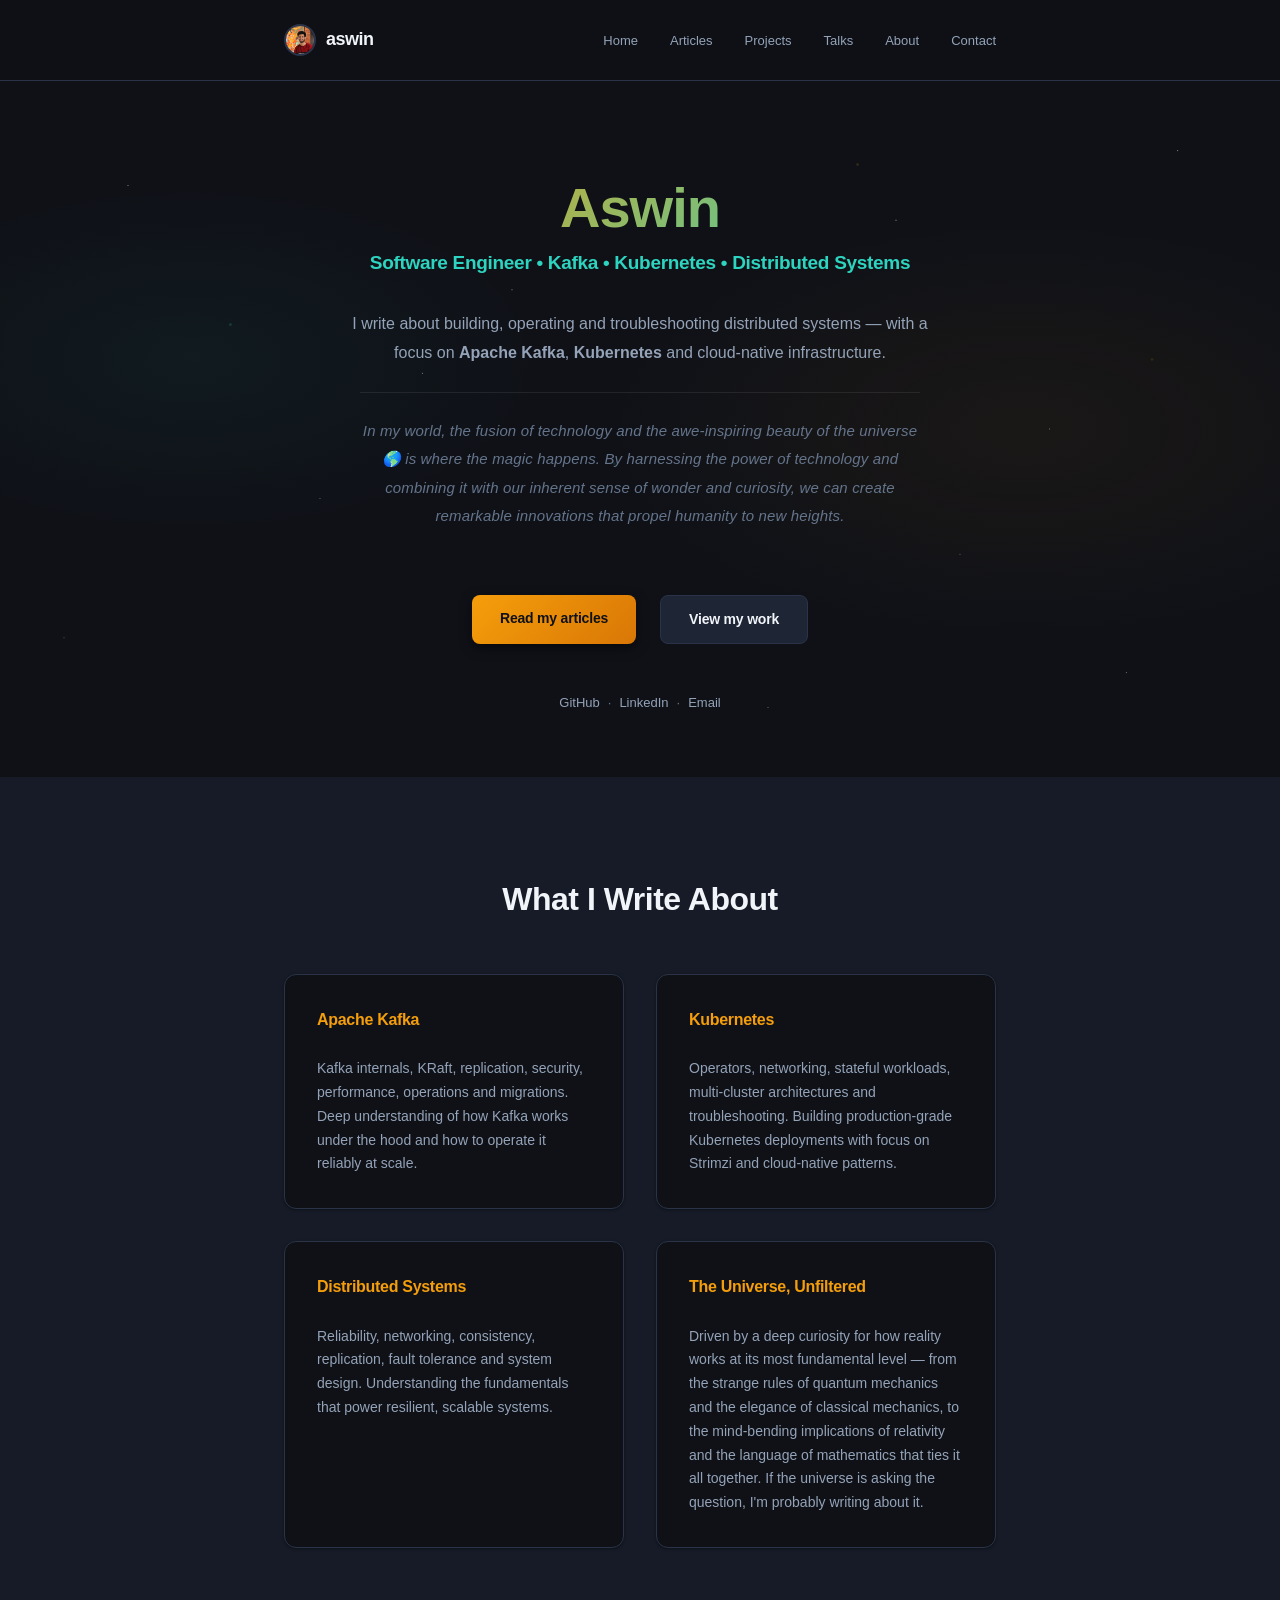
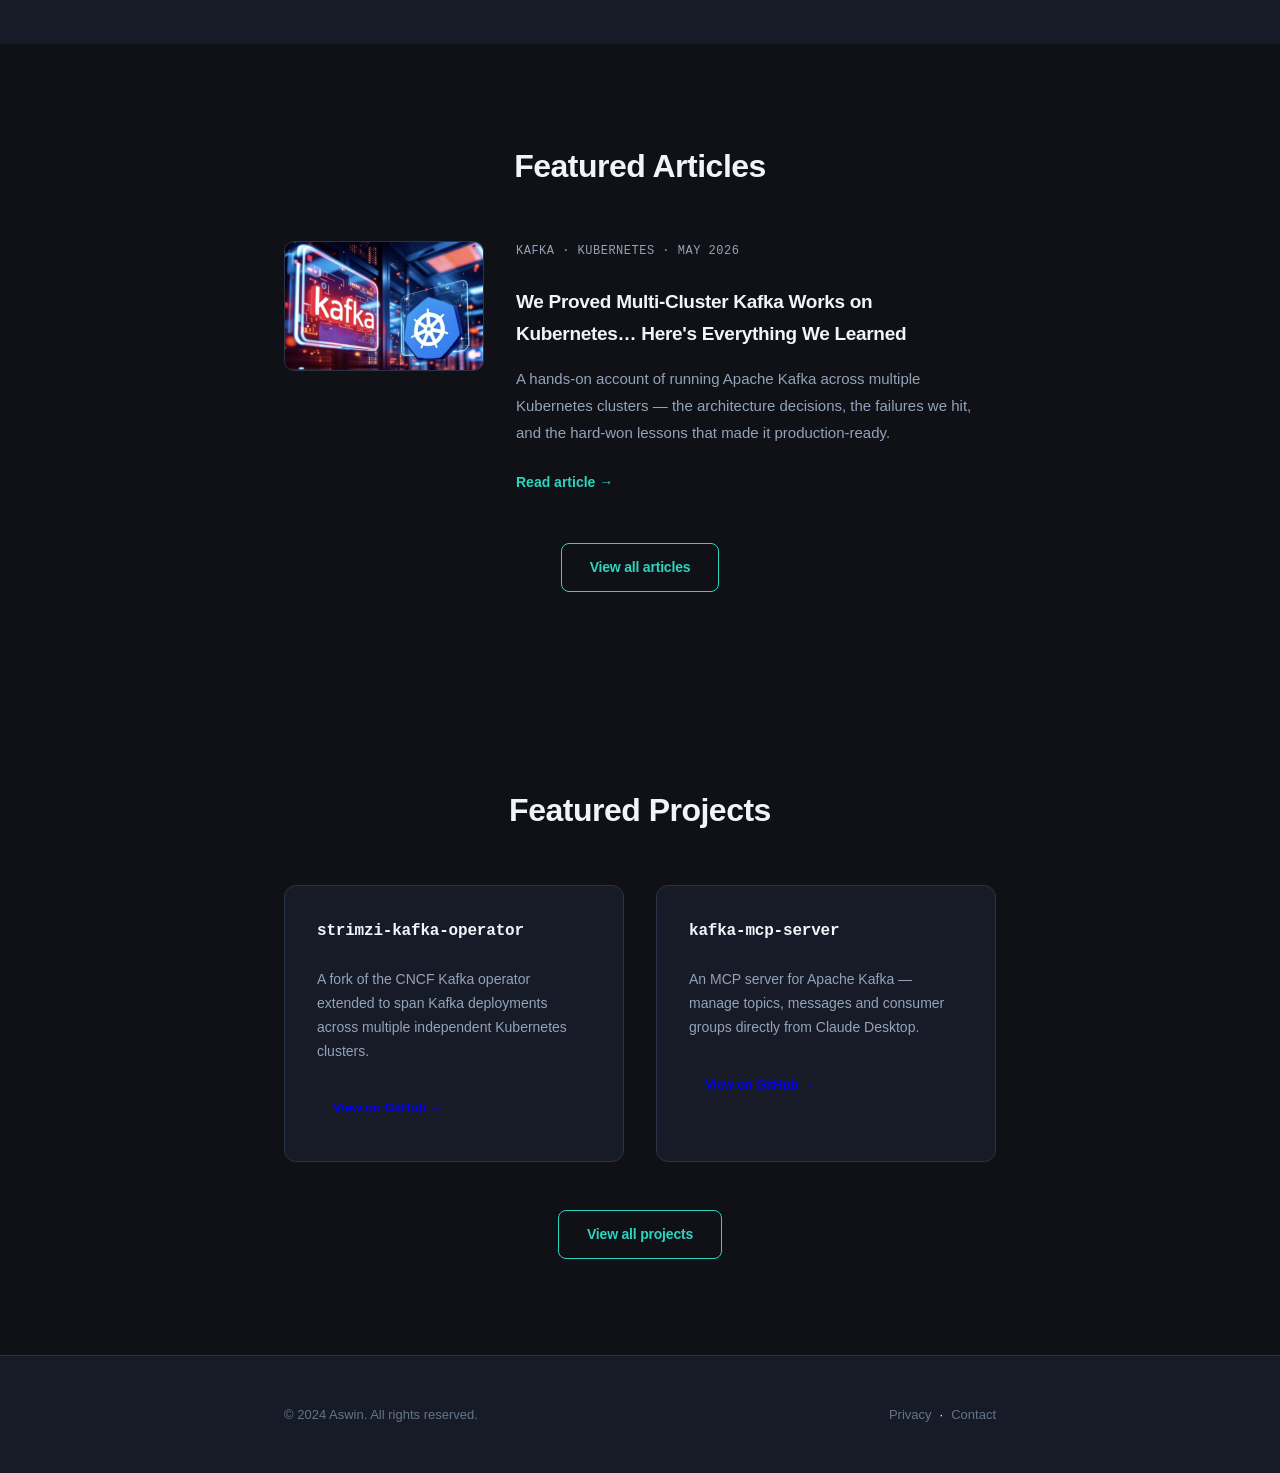
<file: index.html>
<!DOCTYPE html>
<html lang="en">
<head>
    <meta charset="UTF-8">
    <meta name="viewport" content="width=device-width, initial-scale=1.0">
    <meta name="description" content="Aswin - Software Engineer focused on Apache Kafka, Kubernetes, and Distributed Systems">
    <title>Aswin - Kafka & Kubernetes Engineer</title>
    <link rel="stylesheet" href="styles.css">
</head>
<body>
    <!-- Navigation -->
    <nav class="navbar">
        <div class="nav-container">
            <a href="index.html" class="logo">
                <img src="image/me.jpeg" alt="Aswin" class="logo-avatar">
                <span>aswin</span>
            </a>
            <button class="nav-toggle" aria-label="Open navigation menu" aria-expanded="false" aria-controls="nav-menu">
                <svg width="22" height="22" viewBox="0 0 22 22" fill="none" xmlns="http://www.w3.org/2000/svg" aria-hidden="true">
                    <rect y="3" width="22" height="2" rx="1" fill="currentColor"/>
                    <rect y="10" width="22" height="2" rx="1" fill="currentColor"/>
                    <rect y="17" width="22" height="2" rx="1" fill="currentColor"/>
                </svg>
            </button>
            <ul class="nav-menu" id="nav-menu">
                <li><a href="index.html">Home</a></li>
                <li><a href="articles.html">Articles</a></li>
                <li><a href="projects.html">Projects</a></li>
                <li><a href="talks.html">Talks</a></li>
                <li><a href="about.html">About</a></li>
                <li><a href="contact.html">Contact</a></li>
            </ul>
        </div>
    </nav>

    <!-- Hero Section -->
    <section class="hero">
        <div class="hero-content">
            <h1>Aswin</h1>
            <p class="tagline">Software Engineer • Kafka • Kubernetes • Distributed Systems</p>
            <p class="subtitle">I write about building, operating and troubleshooting distributed systems — with a focus on <strong>Apache Kafka</strong>, <strong>Kubernetes</strong> and cloud-native infrastructure.</p>
            <p class="subtitle subtitle-wonder">In my world, the fusion of technology and the awe-inspiring beauty of the universe 🌎 is where the magic happens. By harnessing the power of technology and combining it with our inherent sense of wonder and curiosity, we can create remarkable innovations that propel humanity to new heights.</p>
            
            <div class="hero-buttons">
                <a href="articles.html" class="btn btn-primary">Read my articles</a>
                <a href="projects.html" class="btn btn-secondary">View my work</a>
            </div>

            <div class="social-links">
                <a href="https://github.com/aswinayyolath" target="_blank">GitHub</a>
                <span>·</span>
                <a href="https://www.linkedin.com/in/aswin-a-133a4b13a/" target="_blank">LinkedIn</a>
                <span>·</span>
                <a href="mailto:aswin6303@gmail.com">Email</a>
            </div>
        </div>
    </section>

    <!-- What I Write About -->
    <section class="topics">
        <div class="container">
            <h2>What I Write About</h2>
            <div class="topics-grid">
                <div class="topic-card">
                    <h3>Apache Kafka</h3>
                    <p>Kafka internals, KRaft, replication, security, performance, operations and migrations. Deep understanding of how Kafka works under the hood and how to operate it reliably at scale.</p>
                </div>
                <div class="topic-card">
                    <h3>Kubernetes</h3>
                    <p>Operators, networking, stateful workloads, multi-cluster architectures and troubleshooting. Building production-grade Kubernetes deployments with focus on Strimzi and cloud-native patterns.</p>
                </div>
                <div class="topic-card">
                    <h3>Distributed Systems</h3>
                    <p>Reliability, networking, consistency, replication, fault tolerance and system design. Understanding the fundamentals that power resilient, scalable systems.</p>
                </div>
                <div class="topic-card">
                    <h3>The Universe, Unfiltered</h3>
                    <p>Driven by a deep curiosity for how reality works at its most fundamental level — from the strange rules of quantum mechanics and the elegance of classical mechanics, to the mind-bending implications of relativity and the language of mathematics that ties it all together. If the universe is asking the question, I'm probably writing about it.</p>
                </div>
            </div>
        </div>
    </section>

    <!-- Featured Articles -->
    <section class="featured">
        <div class="container">
            <h2>Featured Articles</h2>
            <div class="articles-list">
                <article class="article-card article-card-with-image">
                    <a href="articles/multi-cluster-kafka-kubernetes.html" class="article-card-thumb" tabindex="-1" aria-hidden="true">
                        <img src="articles/image/stretch-cluster.png" alt="">
                    </a>
                    <div class="article-card-body">
                        <p class="article-meta">Kafka · Kubernetes · May 2026</p>
                        <h3><a href="articles/multi-cluster-kafka-kubernetes.html">We Proved Multi-Cluster Kafka Works on Kubernetes… Here's Everything We Learned</a></h3>
                        <p>A hands-on account of running Apache Kafka across multiple Kubernetes clusters — the architecture decisions, the failures we hit, and the hard-won lessons that made it production-ready.</p>
                        <a href="articles/multi-cluster-kafka-kubernetes.html" class="read-more">Read article →</a>
                    </div>
                </article>
            </div>
            <div class="view-all">
                <a href="articles.html" class="btn btn-outline">View all articles</a>
            </div>
        </div>
    </section>

    <!-- Projects Teaser -->
    <section class="projects-teaser">
        <div class="container">
            <h2>Featured Projects</h2>
            <div class="projects-grid">
                <div class="project-card">
                    <h3>strimzi-kafka-operator</h3>
                    <p>A fork of the CNCF Kafka operator extended to span Kafka deployments across multiple independent Kubernetes clusters.</p>
                    <a href="https://github.com/strimzi/strimzi-kafka-operator" target="_blank" class="btn btn-small">View on GitHub →</a>
                </div>
                <div class="project-card">
                    <h3>kafka-mcp-server</h3>
                    <p>An MCP server for Apache Kafka — manage topics, messages and consumer groups directly from Claude Desktop.</p>
                    <a href="https://github.com/aswinayyolath/kafka-mcp-server" target="_blank" class="btn btn-small">View on GitHub →</a>
                </div>
            </div>
            <div class="view-all">
                <a href="projects.html" class="btn btn-outline">View all projects</a>
            </div>
        </div>
    </section>

    <!-- Footer -->
    <footer class="footer">
        <div class="container">
            <div class="footer-content">
                <p>&copy; 2024 Aswin. All rights reserved.</p>
                <div class="footer-links">
                    <a href="privacy.html">Privacy</a>
                    <span>·</span>
                    <a href="contact.html">Contact</a>
                </div>
            </div>
        </div>
    </footer>
    <script>
        (function() {
            var toggle = document.querySelector('.nav-toggle');
            var menu = document.getElementById('nav-menu');
            if (!toggle || !menu) return;
            toggle.addEventListener('click', function() {
                var open = menu.classList.toggle('is-open');
                toggle.setAttribute('aria-expanded', open ? 'true' : 'false');
                toggle.setAttribute('aria-label', open ? 'Close navigation menu' : 'Open navigation menu');
            });
            document.addEventListener('click', function(e) {
                if (!toggle.contains(e.target) && !menu.contains(e.target)) {
                    menu.classList.remove('is-open');
                    toggle.setAttribute('aria-expanded', 'false');
                    toggle.setAttribute('aria-label', 'Open navigation menu');
                }
            });
        })();
    </script>
</body>
</html>
</file>
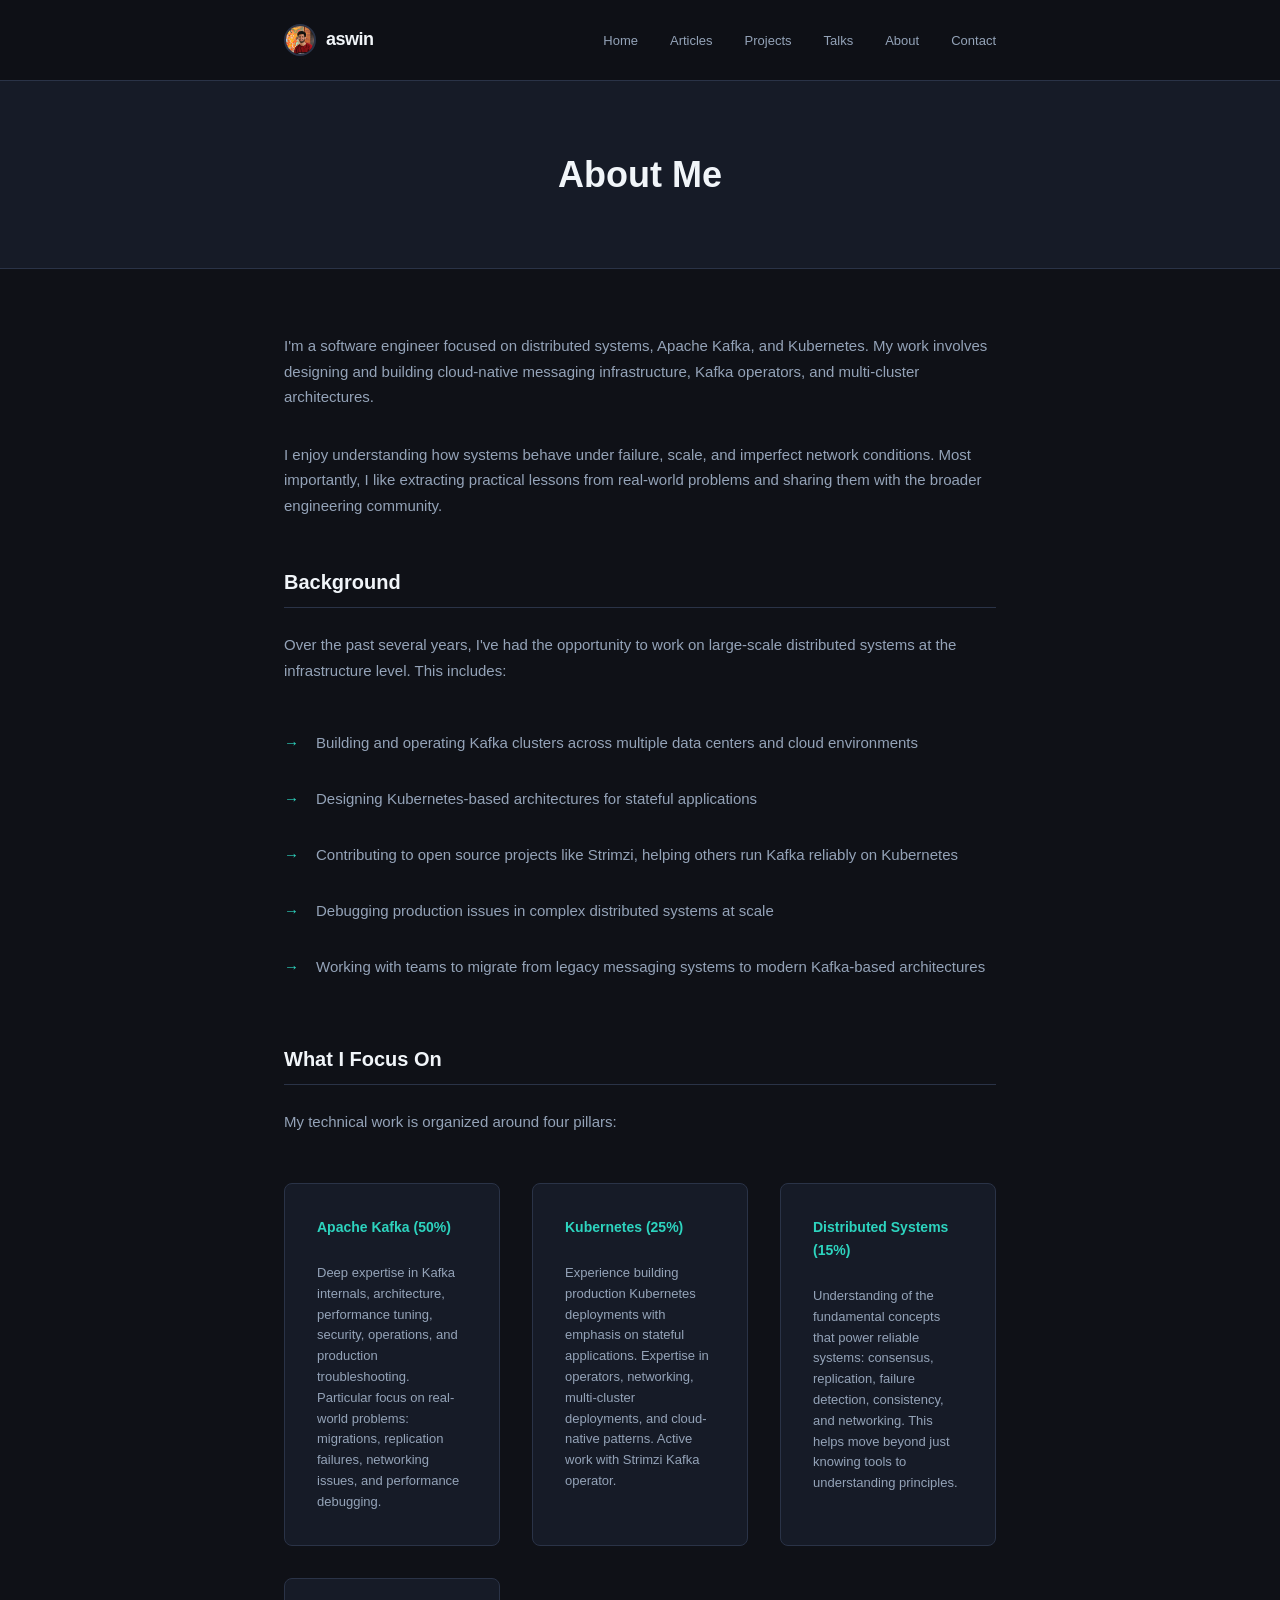
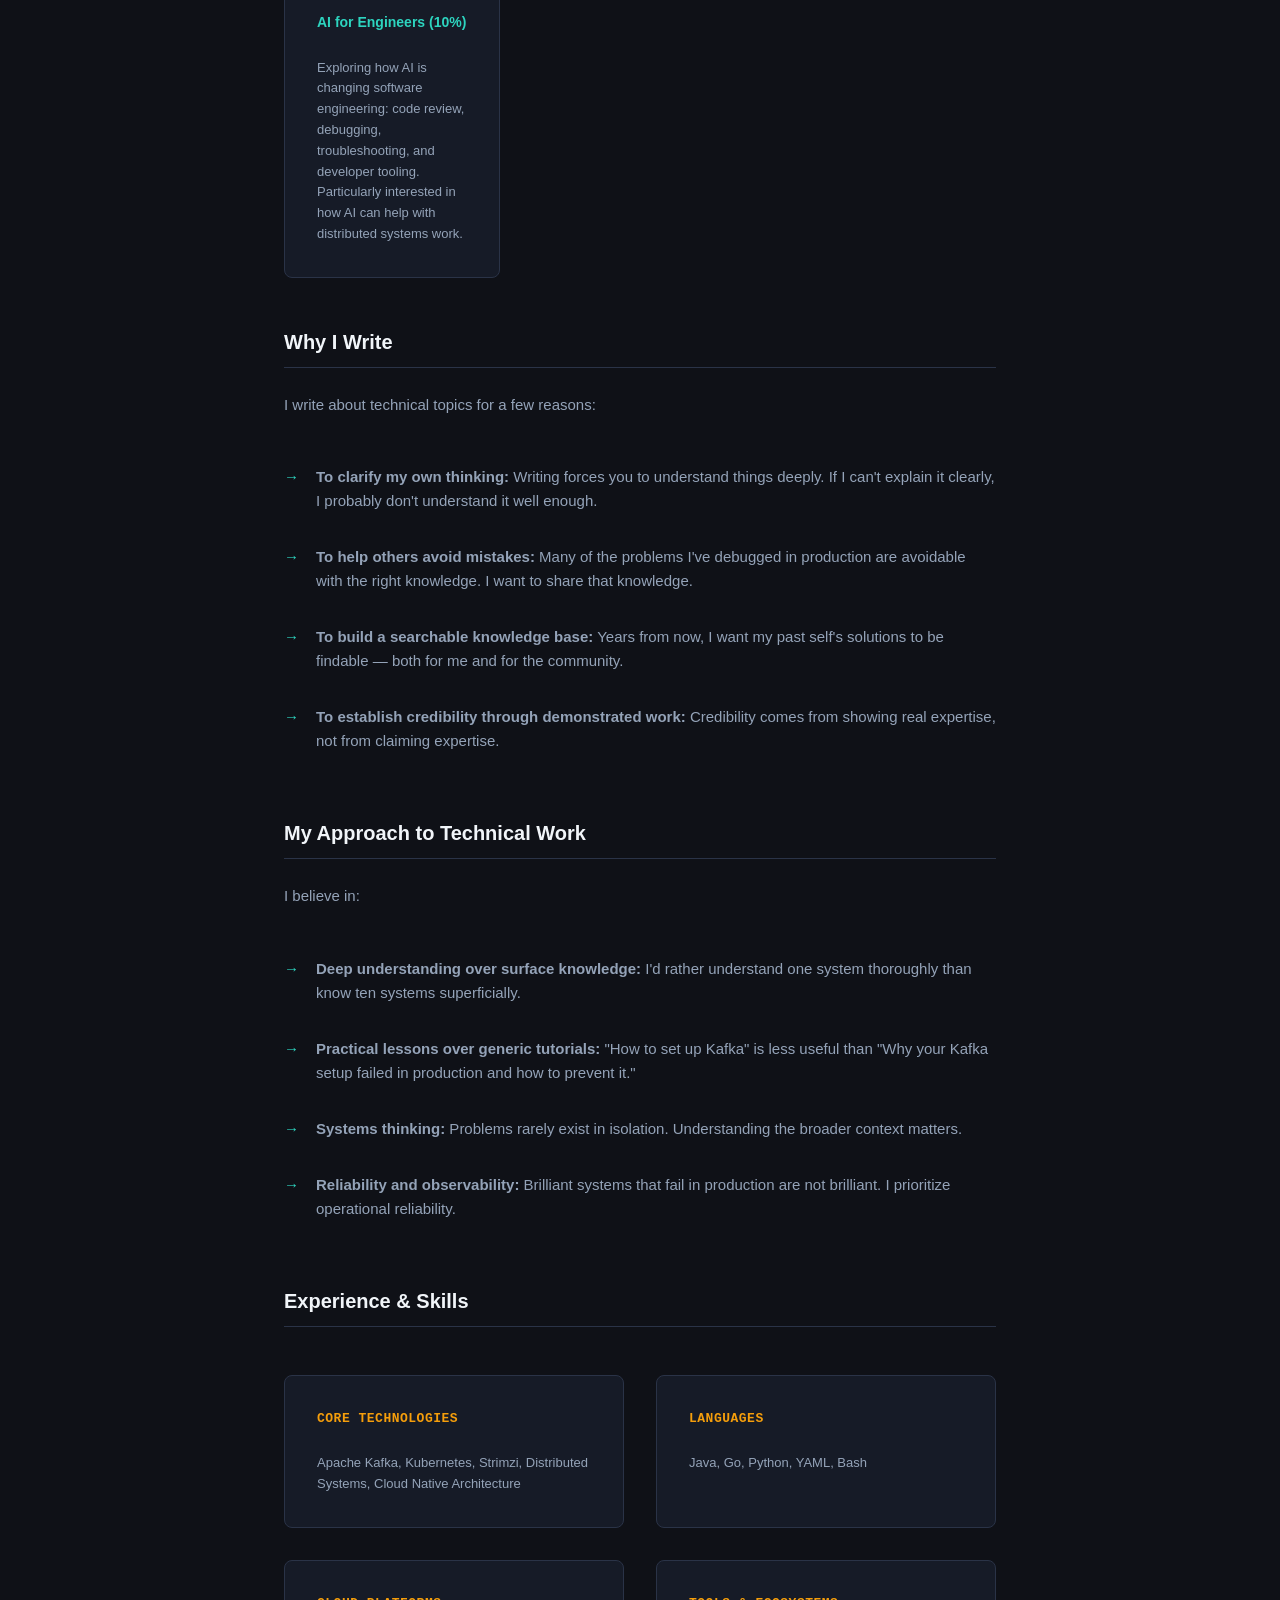
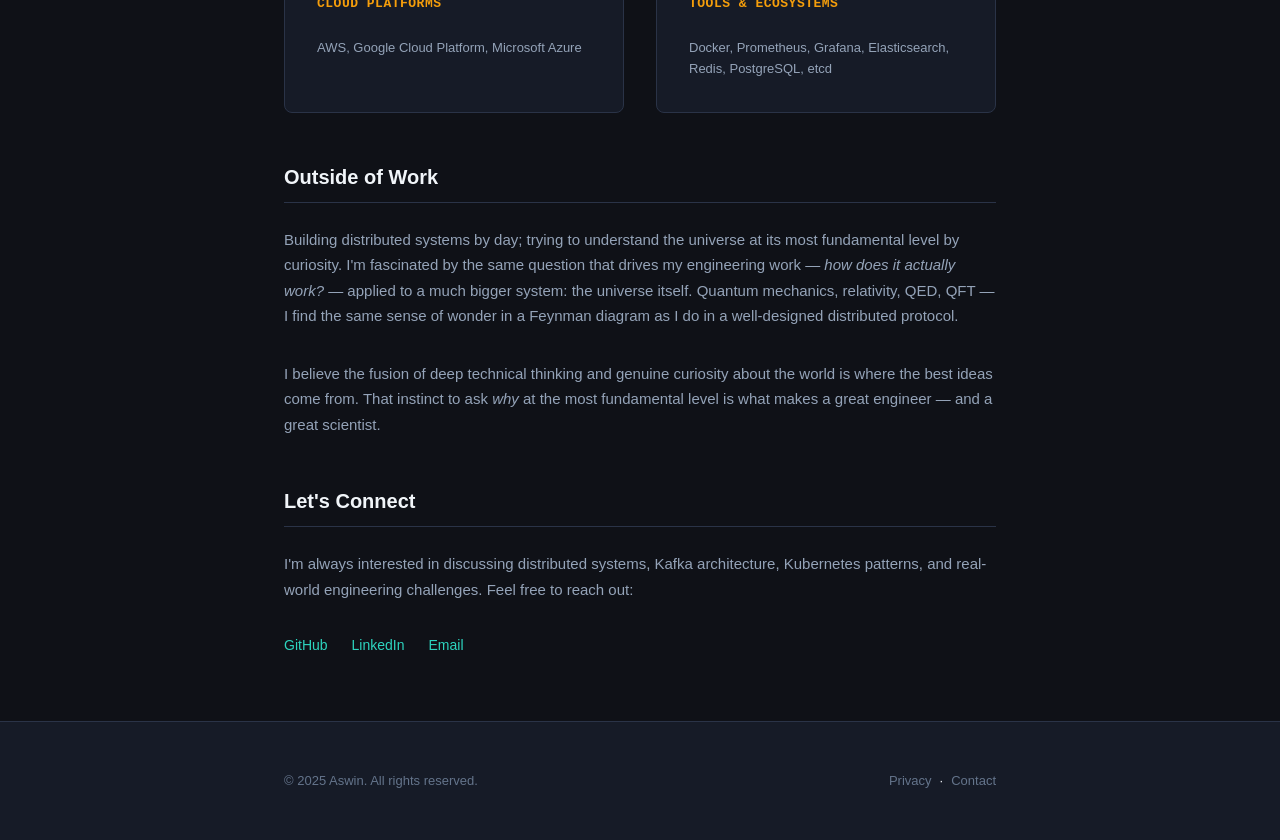
<file: about.html>
<!DOCTYPE html>
<html lang="en">
<head>
    <meta charset="UTF-8">
    <meta name="viewport" content="width=device-width, initial-scale=1.0">
    <meta name="description" content="About Aswin - Software Engineer focused on Kafka and Kubernetes">
    <title>About - Aswin</title>
    <link rel="stylesheet" href="styles.css">
</head>
<body>
    <!-- Navigation -->
    <nav class="navbar">
        <div class="nav-container">
            <a href="index.html" class="logo">
                <img src="image/me.jpeg" alt="Aswin" class="logo-avatar">
                <span>aswin</span>
            </a>
            <button class="nav-toggle" aria-label="Open navigation menu" aria-expanded="false" aria-controls="nav-menu">
                <svg width="22" height="22" viewBox="0 0 22 22" fill="none" xmlns="http://www.w3.org/2000/svg" aria-hidden="true">
                    <rect y="3" width="22" height="2" rx="1" fill="currentColor"/>
                    <rect y="10" width="22" height="2" rx="1" fill="currentColor"/>
                    <rect y="17" width="22" height="2" rx="1" fill="currentColor"/>
                </svg>
            </button>
            <ul class="nav-menu" id="nav-menu">
                <li><a href="index.html">Home</a></li>
                <li><a href="articles.html">Articles</a></li>
                <li><a href="projects.html">Projects</a></li>
                <li><a href="talks.html">Talks</a></li>
                <li><a href="about.html">About</a></li>
                <li><a href="contact.html">Contact</a></li>
            </ul>
        </div>
    </nav>

    <!-- Page Header -->
    <section class="page-header">
        <div class="container">
            <h1>About Me</h1>
        </div>
    </section>

    <!-- About Content -->
    <section class="about-section">
        <div class="container">
            <article class="about-content">
                <p>I'm a software engineer focused on distributed systems, Apache Kafka, and Kubernetes. My work involves designing and building cloud-native messaging infrastructure, Kafka operators, and multi-cluster architectures.</p>

                <p>I enjoy understanding how systems behave under failure, scale, and imperfect network conditions. Most importantly, I like extracting practical lessons from real-world problems and sharing them with the broader engineering community.</p>

                <h2>Background</h2>
                <p>Over the past several years, I've had the opportunity to work on large-scale distributed systems at the infrastructure level. This includes:</p>
                <ul class="about-list">
                    <li>Building and operating Kafka clusters across multiple data centers and cloud environments</li>
                    <li>Designing Kubernetes-based architectures for stateful applications</li>
                    <li>Contributing to open source projects like Strimzi, helping others run Kafka reliably on Kubernetes</li>
                    <li>Debugging production issues in complex distributed systems at scale</li>
                    <li>Working with teams to migrate from legacy messaging systems to modern Kafka-based architectures</li>
                </ul>

                <h2>What I Focus On</h2>
                <p>My technical work is organized around four pillars:</p>

                <div class="pillars">
                    <div class="pillar">
                        <h3>Apache Kafka (50%)</h3>
                        <p>Deep expertise in Kafka internals, architecture, performance tuning, security, operations, and production troubleshooting. Particular focus on real-world problems: migrations, replication failures, networking issues, and performance debugging.</p>
                    </div>

                    <div class="pillar">
                        <h3>Kubernetes (25%)</h3>
                        <p>Experience building production Kubernetes deployments with emphasis on stateful applications. Expertise in operators, networking, multi-cluster deployments, and cloud-native patterns. Active work with Strimzi Kafka operator.</p>
                    </div>

                    <div class="pillar">
                        <h3>Distributed Systems (15%)</h3>
                        <p>Understanding of the fundamental concepts that power reliable systems: consensus, replication, failure detection, consistency, and networking. This helps move beyond just knowing tools to understanding principles.</p>
                    </div>

                    <div class="pillar">
                        <h3>AI for Engineers (10%)</h3>
                        <p>Exploring how AI is changing software engineering: code review, debugging, troubleshooting, and developer tooling. Particularly interested in how AI can help with distributed systems work.</p>
                    </div>
                </div>

                <h2>Why I Write</h2>
                <p>I write about technical topics for a few reasons:</p>
                <ul class="about-list">
                    <li><strong>To clarify my own thinking:</strong> Writing forces you to understand things deeply. If I can't explain it clearly, I probably don't understand it well enough.</li>
                    <li><strong>To help others avoid mistakes:</strong> Many of the problems I've debugged in production are avoidable with the right knowledge. I want to share that knowledge.</li>
                    <li><strong>To build a searchable knowledge base:</strong> Years from now, I want my past self's solutions to be findable — both for me and for the community.</li>
                    <li><strong>To establish credibility through demonstrated work:</strong> Credibility comes from showing real expertise, not from claiming expertise.</li>
                </ul>

                <h2>My Approach to Technical Work</h2>
                <p>I believe in:</p>
                <ul class="about-list">
                    <li><strong>Deep understanding over surface knowledge:</strong> I'd rather understand one system thoroughly than know ten systems superficially.</li>
                    <li><strong>Practical lessons over generic tutorials:</strong> "How to set up Kafka" is less useful than "Why your Kafka setup failed in production and how to prevent it."</li>
                    <li><strong>Systems thinking:</strong> Problems rarely exist in isolation. Understanding the broader context matters.</li>
                    <li><strong>Reliability and observability:</strong> Brilliant systems that fail in production are not brilliant. I prioritize operational reliability.</li>
                </ul>

                <h2>Experience & Skills</h2>
                <div class="skills">
                    <div class="skill-category">
                        <h4>Core Technologies</h4>
                        <p>Apache Kafka, Kubernetes, Strimzi, Distributed Systems, Cloud Native Architecture</p>
                    </div>
                    <div class="skill-category">
                        <h4>Languages</h4>
                        <p>Java, Go, Python, YAML, Bash</p>
                    </div>
                    <div class="skill-category">
                        <h4>Cloud Platforms</h4>
                        <p>AWS, Google Cloud Platform, Microsoft Azure</p>
                    </div>
                    <div class="skill-category">
                        <h4>Tools & Ecosystems</h4>
                        <p>Docker, Prometheus, Grafana, Elasticsearch, Redis, PostgreSQL, etcd</p>
                    </div>
                </div>

                <h2>Outside of Work</h2>
                <p>Building distributed systems by day; trying to understand the universe at its most fundamental level by curiosity. I'm fascinated by the same question that drives my engineering work — <em>how does it actually work?</em> — applied to a much bigger system: the universe itself. Quantum mechanics, relativity, QED, QFT — I find the same sense of wonder in a Feynman diagram as I do in a well-designed distributed protocol.</p>
                <p>I believe the fusion of deep technical thinking and genuine curiosity about the world is where the best ideas come from. That instinct to ask <em>why</em> at the most fundamental level is what makes a great engineer — and a great scientist.</p>

                <h2>Let's Connect</h2>
                <p>I'm always interested in discussing distributed systems, Kafka architecture, Kubernetes patterns, and real-world engineering challenges. Feel free to reach out:</p>
                <div class="contact-info">
                    <a href="https://github.com/aswinayyolath" target="_blank">GitHub</a>
                    <a href="https://www.linkedin.com/in/aswin-a-133a4b13a/" target="_blank">LinkedIn</a>
                    <a href="mailto:aswin6303@gmail.com">Email</a>
                </div>
            </article>
        </div>
    </section>

    <!-- Footer -->
    <footer class="footer">
        <div class="container">
            <div class="footer-content">
                <p>&copy; 2025 Aswin. All rights reserved.</p>
                <div class="footer-links">
                    <a href="privacy.html">Privacy</a>
                    <span>·</span>
                    <a href="contact.html">Contact</a>
                </div>
            </div>
        </div>
    </footer>

    <style>
        .page-header {
            padding: var(--spacing-2xl) 0;
            background-color: var(--color-surface);
            border-bottom: 1px solid var(--color-border);
            text-align: center;
        }

        .page-header h1 {
            font-size: 36px;
            font-weight: 700;
            color: var(--color-text);
        }

        .about-section {
            padding: var(--spacing-2xl) 0;
        }

        .about-content {
            max-width: 760px;
        }

        .about-content > p {
            margin-bottom: var(--spacing-lg);
            font-size: 15px;
            color: var(--color-text-secondary);
            line-height: 1.7;
        }

        .about-content h2 {
            font-size: 20px;
            font-weight: 600;
            margin: var(--spacing-xl) 0 var(--spacing-md) 0;
            color: var(--color-text);
            border-bottom: 1px solid var(--color-border);
            padding-bottom: var(--spacing-xs);
        }

        .about-list {
            list-style: none;
            margin-bottom: var(--spacing-lg);
        }

        .about-list li {
            padding: var(--spacing-sm) 0;
            padding-left: var(--spacing-lg);
            position: relative;
            color: var(--color-text-secondary);
            font-size: 15px;
            line-height: 1.6;
        }

        .about-list li:before {
            content: "→";
            position: absolute;
            left: 0;
            color: var(--color-teal);
            font-weight: 600;
        }

        .pillars {
            display: grid;
            grid-template-columns: repeat(auto-fit, minmax(200px, 1fr));
            gap: var(--spacing-lg);
            margin: var(--spacing-xl) 0;
        }

        .pillar {
            background-color: var(--color-surface);
            padding: var(--spacing-lg);
            border-radius: 8px;
            border: 1px solid var(--color-border);
            transition: border-color 0.2s ease;
        }

        .pillar:hover {
            border-color: var(--color-teal);
        }

        .pillar h3 {
            font-size: 14px;
            font-weight: 600;
            margin-bottom: var(--spacing-md);
            color: var(--color-teal);
        }

        .pillar p {
            font-size: 13px;
            color: var(--color-text-secondary);
            line-height: 1.6;
        }

        .skills {
            display: grid;
            grid-template-columns: repeat(auto-fit, minmax(240px, 1fr));
            gap: var(--spacing-lg);
            margin: var(--spacing-xl) 0;
        }

        .skill-category {
            background-color: var(--color-surface);
            padding: var(--spacing-lg);
            border-radius: 8px;
            border: 1px solid var(--color-border);
            transition: border-color 0.2s ease;
        }

        .skill-category:hover {
            border-color: var(--color-accent);
        }

        .skill-category h4 {
            font-size: 13px;
            font-weight: 600;
            text-transform: uppercase;
            color: var(--color-accent);
            margin-bottom: var(--spacing-md);
            letter-spacing: 0.5px;
            font-family: var(--font-mono);
        }

        .skill-category p {
            font-size: 13px;
            color: var(--color-text-secondary);
            line-height: 1.6;
        }

        .contact-info {
            display: flex;
            gap: var(--spacing-md);
            flex-wrap: wrap;
            margin-top: var(--spacing-lg);
        }

        .contact-info a {
            color: var(--color-teal);
            text-decoration: none;
            font-size: 14px;
            font-weight: 500;
            transition: color 0.2s ease;
        }

        .contact-info a:hover {
            color: var(--color-accent);
        }
    </style>
    <script>
        (function() {
            var toggle = document.querySelector('.nav-toggle');
            var menu = document.getElementById('nav-menu');
            if (!toggle || !menu) return;
            toggle.addEventListener('click', function() {
                var open = menu.classList.toggle('is-open');
                toggle.setAttribute('aria-expanded', open ? 'true' : 'false');
                toggle.setAttribute('aria-label', open ? 'Close navigation menu' : 'Open navigation menu');
            });
            document.addEventListener('click', function(e) {
                if (!toggle.contains(e.target) && !menu.contains(e.target)) {
                    menu.classList.remove('is-open');
                    toggle.setAttribute('aria-expanded', 'false');
                    toggle.setAttribute('aria-label', 'Open navigation menu');
                }
            });
        })();
    </script>
</body>
</html>
</file>
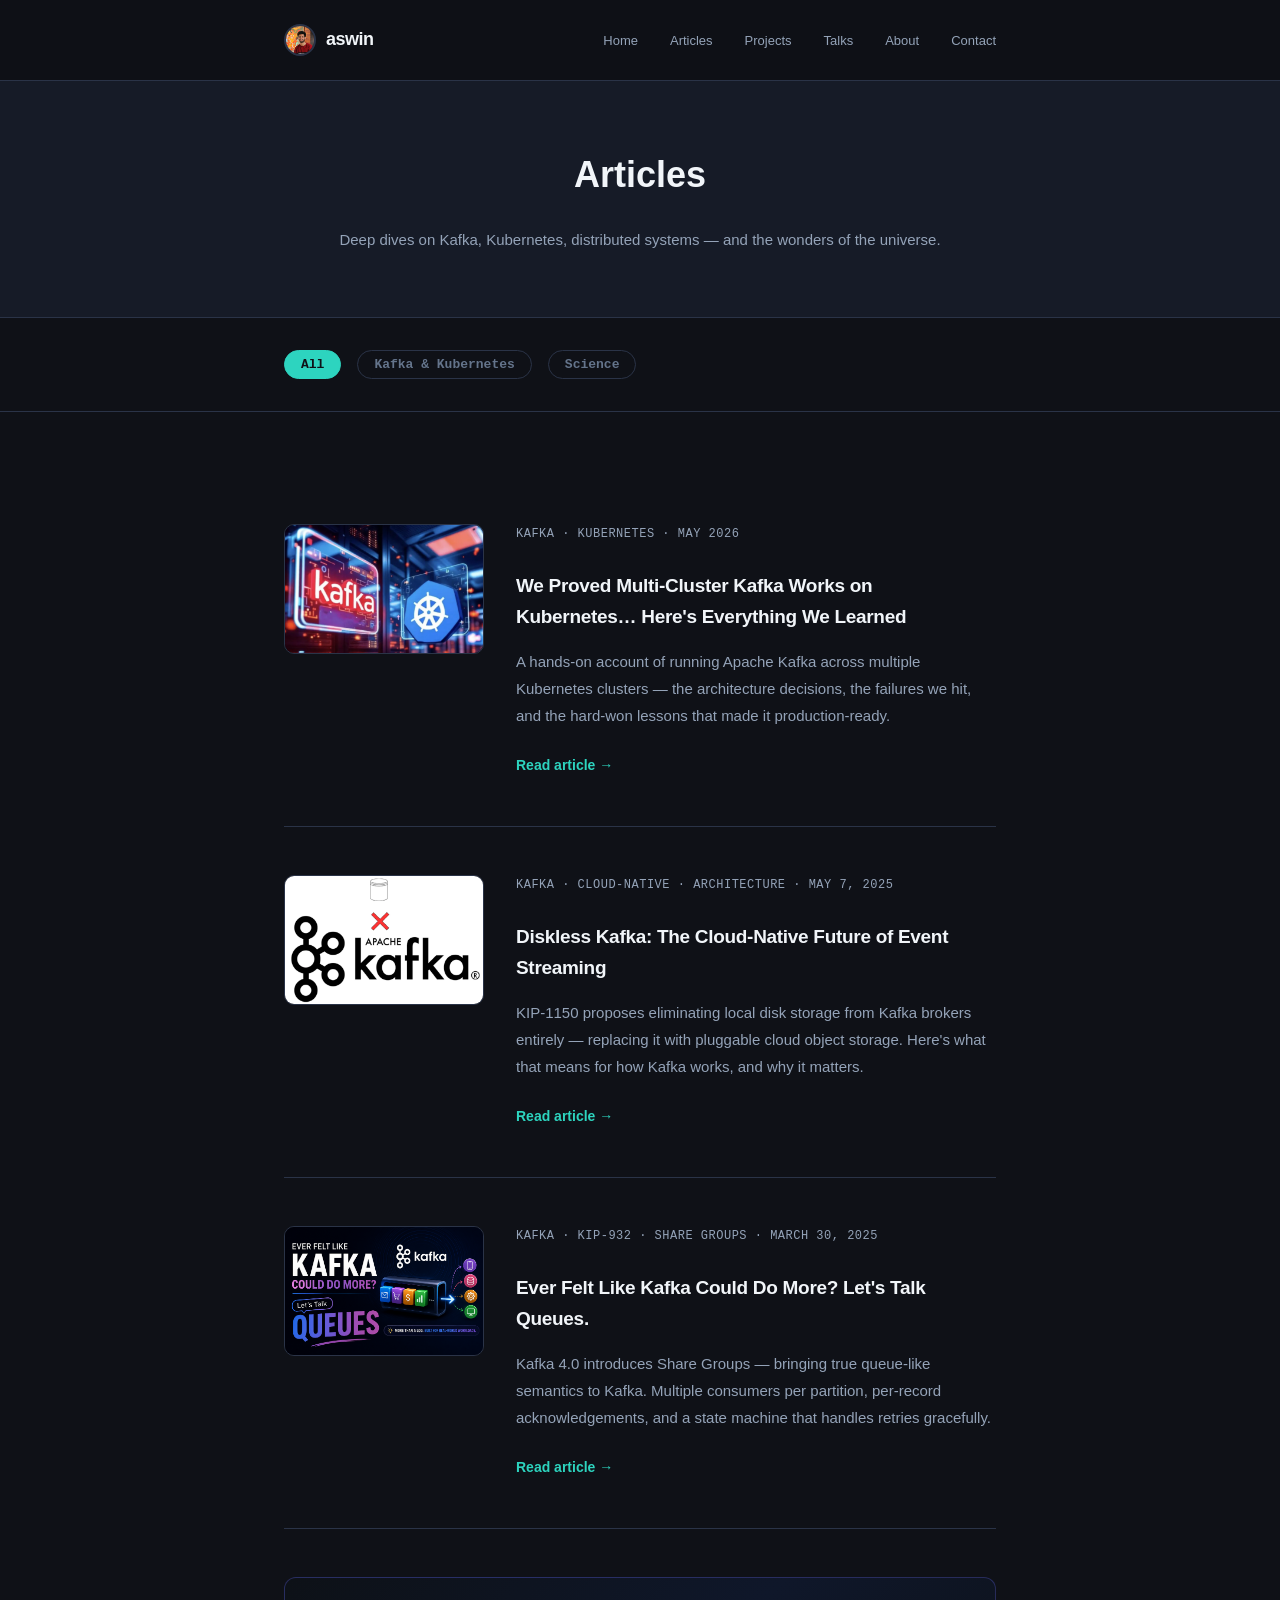
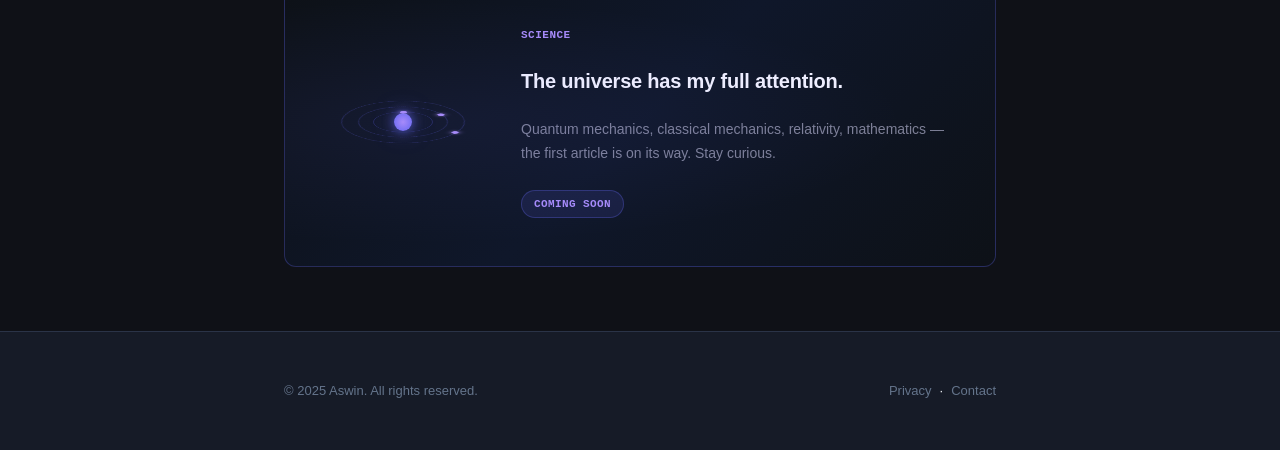
<file: articles.html>
<!DOCTYPE html>
<html lang="en">
<head>
    <meta charset="UTF-8">
    <meta name="viewport" content="width=device-width, initial-scale=1.0">
    <meta name="description" content="Technical articles on Apache Kafka, Kubernetes, Distributed Systems and Science">
    <title>Articles - Aswin</title>
    <link rel="stylesheet" href="styles.css">
</head>
<body>
    <!-- Navigation -->
    <nav class="navbar">
        <div class="nav-container">
            <a href="index.html" class="logo">
                <img src="image/me.jpeg" alt="Aswin" class="logo-avatar">
                <span>aswin</span>
            </a>
            <button class="nav-toggle" aria-label="Open navigation menu" aria-expanded="false" aria-controls="nav-menu">
                <svg width="22" height="22" viewBox="0 0 22 22" fill="none" xmlns="http://www.w3.org/2000/svg" aria-hidden="true">
                    <rect y="3" width="22" height="2" rx="1" fill="currentColor"/>
                    <rect y="10" width="22" height="2" rx="1" fill="currentColor"/>
                    <rect y="17" width="22" height="2" rx="1" fill="currentColor"/>
                </svg>
            </button>
            <ul class="nav-menu" id="nav-menu">
                <li><a href="index.html">Home</a></li>
                <li><a href="articles.html">Articles</a></li>
                <li><a href="projects.html">Projects</a></li>
                <li><a href="talks.html">Talks</a></li>
                <li><a href="about.html">About</a></li>
                <li><a href="contact.html">Contact</a></li>
            </ul>
        </div>
    </nav>

    <!-- Page Header -->
    <section class="page-header">
        <div class="container">
            <h1>Articles</h1>
            <p>Deep dives on Kafka, Kubernetes, distributed systems — and the wonders of the universe.</p>
        </div>
    </section>

    <!-- Filter Bar -->
    <section class="filter-bar">
        <div class="container">
            <div class="filter-buttons">
                <button class="filter-btn active" data-filter="all">All</button>
                <button class="filter-btn" data-filter="kafka-kubernetes">Kafka &amp; Kubernetes</button>
                <button class="filter-btn" data-filter="science">Science</button>
            </div>
        </div>
    </section>

    <!-- Articles -->
    <section class="articles-section">
        <div class="container">
            <div class="articles-list" id="articles-list">

                <!-- Kafka & Kubernetes articles -->
                <article class="article-card article-card-with-image" data-category="kafka-kubernetes">
                    <a href="articles/multi-cluster-kafka-kubernetes.html" class="article-card-thumb" tabindex="-1" aria-hidden="true">
                        <img src="articles/image/stretch-cluster.png" alt="">
                    </a>
                    <div class="article-card-body">
                        <p class="article-meta">Kafka · Kubernetes · May 2026</p>
                        <h3><a href="articles/multi-cluster-kafka-kubernetes.html">We Proved Multi-Cluster Kafka Works on Kubernetes… Here's Everything We Learned</a></h3>
                        <p>A hands-on account of running Apache Kafka across multiple Kubernetes clusters — the architecture decisions, the failures we hit, and the hard-won lessons that made it production-ready.</p>
                        <a href="articles/multi-cluster-kafka-kubernetes.html" class="read-more">Read article →</a>
                    </div>
                </article>

                <article class="article-card article-card-with-image" data-category="kafka-kubernetes">
                    <a href="articles/diskless-kafka-cloud-native-future.html" class="article-card-thumb" tabindex="-1" aria-hidden="true">
                        <img src="articles/image/diskless-kafka.png" alt="">
                    </a>
                    <div class="article-card-body">
                        <p class="article-meta">Kafka · Cloud-Native · Architecture · May 7, 2025</p>
                        <h3><a href="articles/diskless-kafka-cloud-native-future.html">Diskless Kafka: The Cloud-Native Future of Event Streaming</a></h3>
                        <p>KIP-1150 proposes eliminating local disk storage from Kafka brokers entirely — replacing it with pluggable cloud object storage. Here's what that means for how Kafka works, and why it matters.</p>
                        <a href="articles/diskless-kafka-cloud-native-future.html" class="read-more">Read article →</a>
                    </div>
                </article>

                <article class="article-card article-card-with-image" data-category="kafka-kubernetes">
                    <a href="articles/kafka-queues-share-groups.html" class="article-card-thumb" tabindex="-1" aria-hidden="true">
                        <img src="articles/image/thumbnail-for-kafka-queues.png" alt="">
                    </a>
                    <div class="article-card-body">
                        <p class="article-meta">Kafka · KIP-932 · Share Groups · March 30, 2025</p>
                        <h3><a href="articles/kafka-queues-share-groups.html">Ever Felt Like Kafka Could Do More? Let's Talk Queues.</a></h3>
                        <p>Kafka 4.0 introduces Share Groups — bringing true queue-like semantics to Kafka. Multiple consumers per partition, per-record acknowledgements, and a state machine that handles retries gracefully.</p>
                        <a href="articles/kafka-queues-share-groups.html" class="read-more">Read article →</a>
                    </div>
                </article>

                <!-- Science coming soon card -->
                <article class="article-card science-coming-soon" data-category="science">
                    <div class="atom-canvas" aria-hidden="true">
                        <div class="nucleus">
                            <div class="nucleus-core"></div>
                        </div>
                        <div class="orbit orbit-1"><div class="electron e1"></div></div>
                        <div class="orbit orbit-2"><div class="electron e2"></div></div>
                        <div class="orbit orbit-3"><div class="electron e3"></div></div>
                    </div>
                    <div class="science-coming-soon-body">
                        <span class="science-label">Science</span>
                        <h3>The universe has my full attention.</h3>
                        <p>Quantum mechanics, classical mechanics, relativity, mathematics — the first article is on its way. Stay curious.</p>
                        <span class="coming-soon-badge">Coming soon</span>
                    </div>
                </article>

            </div>

            <!-- Empty state when filter has no results -->
            <p class="no-results" id="no-results" style="display:none;">No articles in this category yet.</p>
        </div>
    </section>

    <!-- Footer -->
    <footer class="footer">
        <div class="container">
            <div class="footer-content">
                <p>&copy; 2025 Aswin. All rights reserved.</p>
                <div class="footer-links">
                    <a href="privacy.html">Privacy</a>
                    <span>·</span>
                    <a href="contact.html">Contact</a>
                </div>
            </div>
        </div>
    </footer>

    <style>
        /* ── Page header ── */
        .page-header {
            padding: var(--spacing-2xl) 0;
            background-color: var(--color-surface);
            border-bottom: 1px solid var(--color-border);
            text-align: center;
        }

        .page-header h1 {
            font-size: 36px;
            font-weight: 700;
            margin-bottom: var(--spacing-md);
            color: var(--color-text);
        }

        .page-header p {
            color: var(--color-text-secondary);
            font-size: 15px;
        }

        /* ── Filter bar ── */
        .filter-bar {
            padding: var(--spacing-lg) 0;
            background-color: var(--color-bg);
            border-bottom: 1px solid var(--color-border);
            position: sticky;
            top: 56px;
            z-index: 10;
            backdrop-filter: blur(8px);
        }

        .filter-buttons {
            display: flex;
            gap: var(--spacing-sm);
            flex-wrap: wrap;
        }

        .filter-btn {
            font-size: 13px;
            font-weight: 600;
            font-family: var(--font-mono);
            padding: 6px 16px;
            border-radius: 20px;
            border: 1px solid var(--color-border);
            background-color: transparent;
            color: var(--color-text-muted);
            cursor: pointer;
            transition: all 0.2s ease;
        }

        .filter-btn:hover {
            border-color: var(--color-text-muted);
            color: var(--color-text);
        }

        .filter-btn.active {
            background-color: var(--color-teal);
            border-color: var(--color-teal);
            color: #0f1117;
        }

        /* ── Articles list ── */
        .articles-section {
            padding: var(--spacing-2xl) 0;
            background-color: var(--color-bg);
        }

        .article-card[data-category] {
            transition: opacity 0.2s ease, transform 0.2s ease;
        }

        .article-card.hidden {
            display: none;
        }

        .no-results {
            color: var(--color-text-muted);
            font-size: 14px;
            padding: var(--spacing-xl) 0;
            text-align: center;
        }

        /* ── Science coming soon card ── */
        .science-coming-soon {
            display: flex;
            align-items: center;
            gap: var(--spacing-xl);
            background: linear-gradient(135deg, #0d1117 0%, #0f172a 50%, #0d1117 100%);
            border: 1px solid rgba(99, 102, 241, 0.3);
            border-radius: 12px;
            padding: var(--spacing-xl) !important;
            border-bottom: 1px solid rgba(99, 102, 241, 0.3) !important;
            position: relative;
            cursor: default;
        }

        .science-coming-soon::before {
            content: '';
            position: absolute;
            inset: 0;
            background: radial-gradient(ellipse at 20% 50%, rgba(99,102,241,0.08) 0%, transparent 60%);
            pointer-events: none;
        }

        /* ── Atom animation ── */
        .atom-canvas {
            position: relative;
            width: 140px;
            height: 140px;
            flex-shrink: 0;
        }

        .nucleus {
            position: absolute;
            top: 50%;
            left: 50%;
            transform: translate(-50%, -50%);
            width: 18px;
            height: 18px;
        }

        .nucleus-core {
            width: 100%;
            height: 100%;
            border-radius: 50%;
            background: radial-gradient(circle, #a78bfa, #6366f1);
            box-shadow: 0 0 12px rgba(99,102,241,0.8), 0 0 24px rgba(99,102,241,0.4);
            animation: pulse-nucleus 2s ease-in-out infinite;
        }

        @keyframes pulse-nucleus {
            0%, 100% { box-shadow: 0 0 12px rgba(99,102,241,0.8), 0 0 24px rgba(99,102,241,0.4); }
            50%       { box-shadow: 0 0 20px rgba(99,102,241,1),   0 0 40px rgba(99,102,241,0.6); }
        }

        .orbit {
            position: absolute;
            top: 50%;
            left: 50%;
            border-radius: 50%;
            border: 1px solid rgba(99,102,241,0.25);
        }

        .orbit-1 {
            width: 60px;  height: 60px;
            margin: -30px 0 0 -30px;
            transform: rotateX(70deg) rotateZ(0deg);
            animation: spin1 3s linear infinite;
        }

        .orbit-2 {
            width: 90px;  height: 90px;
            margin: -45px 0 0 -45px;
            transform: rotateX(70deg) rotateZ(60deg);
            animation: spin2 4.5s linear infinite;
        }

        .orbit-3 {
            width: 124px; height: 124px;
            margin: -62px 0 0 -62px;
            transform: rotateX(70deg) rotateZ(120deg);
            animation: spin3 6s linear infinite;
        }

        @keyframes spin1 { to { transform: rotateX(70deg) rotateZ(360deg); } }
        @keyframes spin2 { to { transform: rotateX(70deg) rotateZ(420deg); } }
        @keyframes spin3 { to { transform: rotateX(70deg) rotateZ(480deg); } }

        .electron {
            position: absolute;
            width: 7px;
            height: 7px;
            border-radius: 50%;
            top: -3.5px;
            left: 50%;
            margin-left: -3.5px;
            background: #a78bfa;
            box-shadow: 0 0 6px rgba(167,139,250,0.9);
        }

        /* ── Science card body ── */
        .science-coming-soon-body {
            display: flex;
            flex-direction: column;
            gap: var(--spacing-md);
        }

        .science-label {
            font-size: 11px;
            font-family: var(--font-mono);
            font-weight: 700;
            text-transform: uppercase;
            letter-spacing: 0.5px;
            color: #a78bfa;
        }

        .science-coming-soon-body h3 {
            font-size: 20px;
            font-weight: 700;
            color: #f0f0ff;
            line-height: 1.3;
            margin: 0;
            letter-spacing: -0.2px;
        }

        .science-coming-soon-body p {
            font-size: 14px;
            color: rgba(200,200,230,0.6);
            line-height: 1.7;
            margin: 0;
        }

        .coming-soon-badge {
            display: inline-block;
            font-size: 11px;
            font-family: var(--font-mono);
            font-weight: 700;
            text-transform: uppercase;
            letter-spacing: 0.4px;
            color: #a78bfa;
            background: rgba(99,102,241,0.12);
            border: 1px solid rgba(99,102,241,0.3);
            padding: 4px 12px;
            border-radius: 20px;
            align-self: flex-start;
        }

        /* ── Mobile ── */
        @media (max-width: 640px) {
            .science-coming-soon {
                flex-direction: column;
                align-items: flex-start;
                gap: var(--spacing-lg);
            }

            .atom-canvas {
                width: 100px;
                height: 100px;
            }

            .orbit-3 { width: 90px; height: 90px; margin: -45px 0 0 -45px; }
            .orbit-2 { width: 66px; height: 66px; margin: -33px 0 0 -33px; }
            .orbit-1 { width: 44px; height: 44px; margin: -22px 0 0 -22px; }
        }
    </style>

    <script>
        (function() {
            // Nav toggle
            var toggle = document.querySelector('.nav-toggle');
            var menu = document.getElementById('nav-menu');
            if (toggle && menu) {
                toggle.addEventListener('click', function() {
                    var open = menu.classList.toggle('is-open');
                    toggle.setAttribute('aria-expanded', open ? 'true' : 'false');
                    toggle.setAttribute('aria-label', open ? 'Close navigation menu' : 'Open navigation menu');
                });
                document.addEventListener('click', function(e) {
                    if (!toggle.contains(e.target) && !menu.contains(e.target)) {
                        menu.classList.remove('is-open');
                        toggle.setAttribute('aria-expanded', 'false');
                        toggle.setAttribute('aria-label', 'Open navigation menu');
                    }
                });
            }

            // Category filter
            var buttons = document.querySelectorAll('.filter-btn');
            var cards   = document.querySelectorAll('#articles-list .article-card[data-category]');
            var noResults = document.getElementById('no-results');

            buttons.forEach(function(btn) {
                btn.addEventListener('click', function() {
                    var filter = this.dataset.filter;

                    // Update active button
                    buttons.forEach(function(b) { b.classList.remove('active'); });
                    this.classList.add('active');

                    // Show / hide cards
                    var visible = 0;
                    cards.forEach(function(card) {
                        var match = filter === 'all' || card.dataset.category === filter;
                        card.classList.toggle('hidden', !match);
                        if (match) visible++;
                    });

                    noResults.style.display = visible === 0 ? 'block' : 'none';
                });
            });
        })();
    </script>
</body>
</html>
</file>
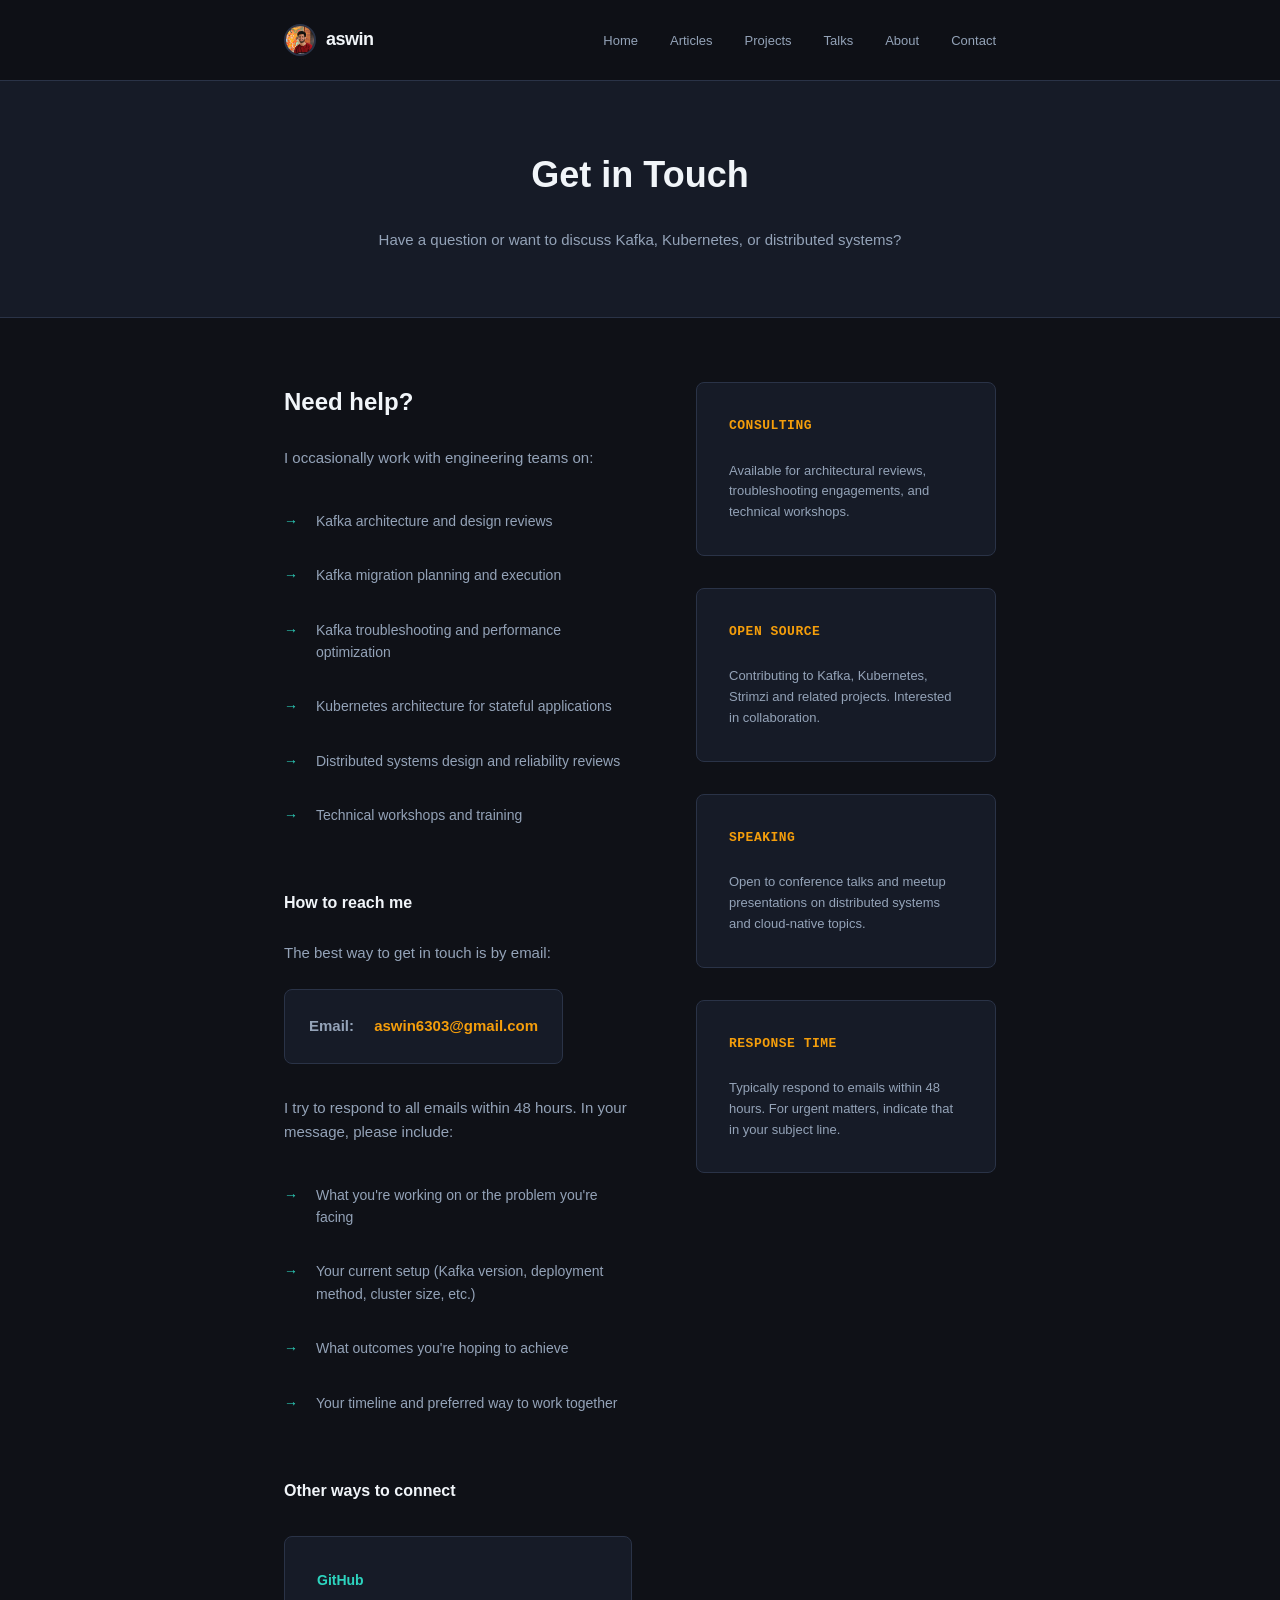
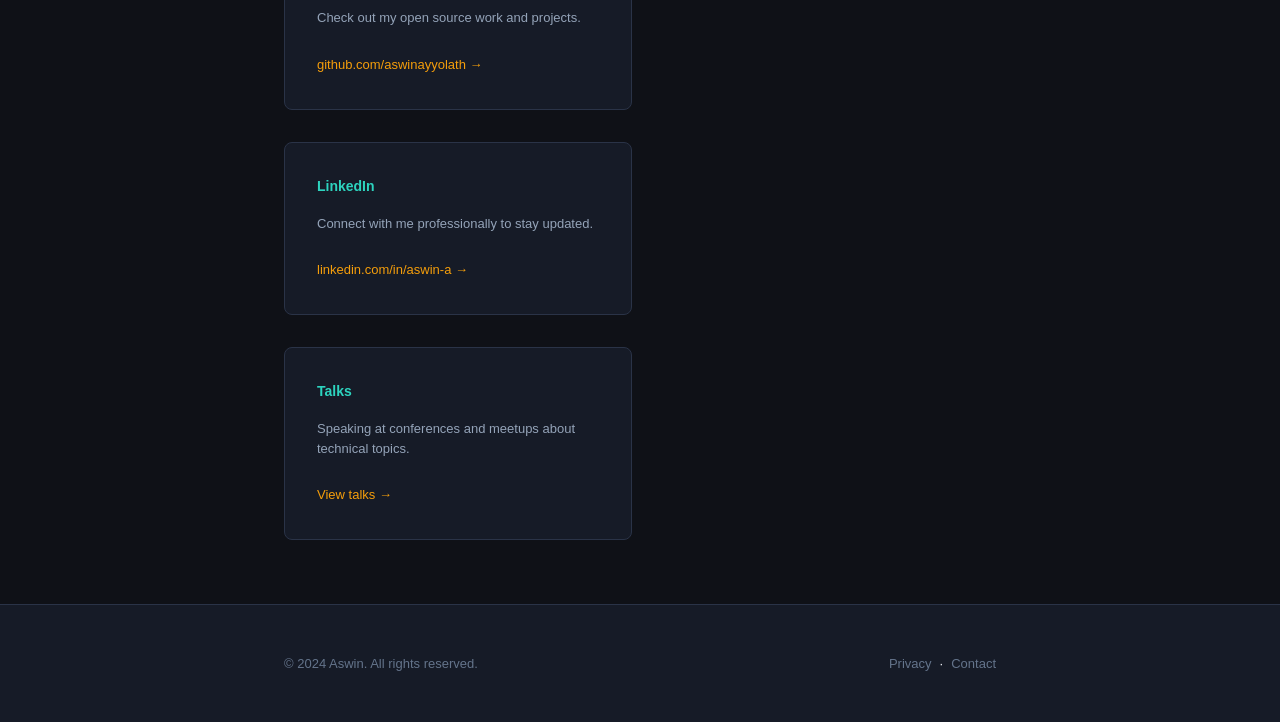
<file: contact.html>
<!DOCTYPE html>
<html lang="en">
<head>
    <meta charset="UTF-8">
    <meta name="viewport" content="width=device-width, initial-scale=1.0">
    <meta name="description" content="Get in touch with Aswin">
    <title>Contact - Aswin</title>
    <link rel="stylesheet" href="styles.css">
</head>
<body>
    <!-- Navigation -->
    <nav class="navbar">
        <div class="nav-container">
            <a href="index.html" class="logo">
                <img src="image/me.jpeg" alt="Aswin" class="logo-avatar">
                <span>aswin</span>
            </a>
            <button class="nav-toggle" aria-label="Open navigation menu" aria-expanded="false" aria-controls="nav-menu">
                <svg width="22" height="22" viewBox="0 0 22 22" fill="none" xmlns="http://www.w3.org/2000/svg" aria-hidden="true">
                    <rect y="3" width="22" height="2" rx="1" fill="currentColor"/>
                    <rect y="10" width="22" height="2" rx="1" fill="currentColor"/>
                    <rect y="17" width="22" height="2" rx="1" fill="currentColor"/>
                </svg>
            </button>
            <ul class="nav-menu" id="nav-menu">
                <li><a href="index.html">Home</a></li>
                <li><a href="articles.html">Articles</a></li>
                <li><a href="projects.html">Projects</a></li>
                <li><a href="talks.html">Talks</a></li>
                <li><a href="about.html">About</a></li>
                <li><a href="contact.html">Contact</a></li>
            </ul>
        </div>
    </nav>

    <!-- Page Header -->
    <section class="page-header">
        <div class="container">
            <h1>Get in Touch</h1>
            <p>Have a question or want to discuss Kafka, Kubernetes, or distributed systems?</p>
        </div>
    </section>

    <!-- Contact Content -->
    <section class="contact-section">
        <div class="container">
            <div class="contact-grid">
                <!-- Main Contact -->
                <article class="contact-main">
                    <h2>Need help?</h2>
                    
                    <p>I occasionally work with engineering teams on:</p>
                    <ul class="services-list">
                        <li>Kafka architecture and design reviews</li>
                        <li>Kafka migration planning and execution</li>
                        <li>Kafka troubleshooting and performance optimization</li>
                        <li>Kubernetes architecture for stateful applications</li>
                        <li>Distributed systems design and reliability reviews</li>
                        <li>Technical workshops and training</li>
                    </ul>

                    <h3>How to reach me</h3>
                    <p>The best way to get in touch is by email:</p>
                    <div class="contact-item">
                        <strong>Email:</strong>
                        <a href="mailto:aswin6303@gmail.com">aswin6303@gmail.com</a>
                    </div>

                    <p style="margin-top: var(--spacing-lg);">I try to respond to all emails within 48 hours. In your message, please include:</p>
                    <ul class="email-tips">
                        <li>What you're working on or the problem you're facing</li>
                        <li>Your current setup (Kafka version, deployment method, cluster size, etc.)</li>
                        <li>What outcomes you're hoping to achieve</li>
                        <li>Your timeline and preferred way to work together</li>
                    </ul>

                    <h3 style="margin-top: var(--spacing-xl);">Other ways to connect</h3>
                    <div class="social-grid">
                        <div class="social-item">
                            <h4>GitHub</h4>
                            <p>Check out my open source work and projects.</p>
                            <a href="https://github.com/aswinayyolath" target="_blank">github.com/aswinayyolath →</a>
                        </div>
                        <div class="social-item">
                            <h4>LinkedIn</h4>
                            <p>Connect with me professionally to stay updated.</p>
                            <a href="https://www.linkedin.com/in/aswin-a-133a4b13a/" target="_blank">linkedin.com/in/aswin-a →</a>
                        </div>
                        <div class="social-item">
                            <h4>Talks</h4>
                            <p>Speaking at conferences and meetups about technical topics.</p>
                            <a href="talks.html">View talks →</a>
                        </div>
                    </div>
                </article>

                <!-- Sidebar -->
                <aside class="contact-sidebar">
                    <div class="sidebar-card">
                        <h4>Consulting</h4>
                        <p>Available for architectural reviews, troubleshooting engagements, and technical workshops.</p>
                    </div>

                    <div class="sidebar-card">
                        <h4>Open Source</h4>
                        <p>Contributing to Kafka, Kubernetes, Strimzi and related projects. Interested in collaboration.</p>
                    </div>

                    <div class="sidebar-card">
                        <h4>Speaking</h4>
                        <p>Open to conference talks and meetup presentations on distributed systems and cloud-native topics.</p>
                    </div>

                    <div class="sidebar-card">
                        <h4>Response Time</h4>
                        <p>Typically respond to emails within 48 hours. For urgent matters, indicate that in your subject line.</p>
                    </div>
                </aside>
            </div>
        </div>
    </section>

    <!-- Footer -->
    <footer class="footer">
        <div class="container">
            <div class="footer-content">
                <p>&copy; 2024 Aswin. All rights reserved.</p>
                <div class="footer-links">
                    <a href="privacy.html">Privacy</a>
                    <span>·</span>
                    <a href="contact.html">Contact</a>
                </div>
            </div>
        </div>
    </footer>

    <style>
        .page-header {
            padding: var(--spacing-2xl) 0;
            background-color: var(--color-surface);
            border-bottom: 1px solid var(--color-border);
            text-align: center;
        }

        .page-header h1 {
            font-size: 36px;
            font-weight: 700;
            margin-bottom: var(--spacing-md);
            color: var(--color-text);
        }

        .page-header p {
            color: var(--color-text-secondary);
            font-size: 15px;
        }

        .contact-section {
            padding: var(--spacing-2xl) 0;
            background-color: var(--color-bg);
        }

        .contact-grid {
            display: grid;
            grid-template-columns: 1fr 300px;
            gap: var(--spacing-2xl);
        }

        .contact-main h2 {
            font-size: 24px;
            font-weight: 700;
            margin-bottom: var(--spacing-md);
            color: var(--color-text);
        }

        .contact-main h3 {
            font-size: 16px;
            font-weight: 600;
            margin: var(--spacing-xl) 0 var(--spacing-md) 0;
            color: var(--color-text);
        }

        .contact-main p {
            color: var(--color-text-secondary);
            margin-bottom: var(--spacing-md);
            line-height: 1.6;
            font-size: 15px;
        }

        .services-list,
        .email-tips {
            list-style: none;
            margin-bottom: var(--spacing-lg);
        }

        .services-list li,
        .email-tips li {
            padding: var(--spacing-sm) 0;
            padding-left: var(--spacing-lg);
            position: relative;
            color: var(--color-text-secondary);
            font-size: 14px;
            line-height: 1.6;
        }

        .services-list li:before,
        .email-tips li:before {
            content: "→";
            position: absolute;
            left: 0;
            color: var(--color-teal);
            font-weight: 600;
        }

        .contact-item {
            background-color: var(--color-surface);
            padding: var(--spacing-md);
            border-radius: 8px;
            border: 1px solid var(--color-border);
            display: inline-block;
        }

        .contact-item strong {
            color: var(--color-text-secondary);
        }

        .contact-item a {
            color: var(--color-accent);
            text-decoration: none;
            font-weight: 600;
            margin-left: var(--spacing-sm);
        }

        .contact-item a:hover {
            color: var(--color-teal);
        }

        .social-grid {
            display: grid;
            grid-template-columns: repeat(auto-fit, minmax(200px, 1fr));
            gap: var(--spacing-lg);
            margin-top: var(--spacing-lg);
        }

        .social-item {
            background-color: var(--color-surface);
            padding: var(--spacing-lg);
            border-radius: 8px;
            border: 1px solid var(--color-border);
            transition: border-color 0.2s ease;
        }

        .social-item:hover {
            border-color: var(--color-teal);
        }

        .social-item h4 {
            font-size: 14px;
            font-weight: 600;
            margin-bottom: var(--spacing-sm);
            color: var(--color-teal);
        }

        .social-item p {
            font-size: 13px;
            color: var(--color-text-secondary);
            margin-bottom: var(--spacing-md);
            line-height: 1.5;
        }

        .social-item a {
            color: var(--color-accent);
            text-decoration: none;
            font-size: 13px;
            font-weight: 500;
            transition: color 0.2s ease;
        }

        .social-item a:hover {
            color: var(--color-teal);
        }

        .contact-sidebar {
            display: flex;
            flex-direction: column;
            gap: var(--spacing-lg);
        }

        .sidebar-card {
            background-color: var(--color-surface);
            padding: var(--spacing-lg);
            border-radius: 8px;
            border: 1px solid var(--color-border);
            transition: border-color 0.2s ease;
        }

        .sidebar-card:hover {
            border-color: var(--color-accent);
        }

        .sidebar-card h4 {
            font-size: 13px;
            font-weight: 600;
            text-transform: uppercase;
            color: var(--color-accent);
            margin-bottom: var(--spacing-md);
            letter-spacing: 0.5px;
            font-family: var(--font-mono);
        }

        .sidebar-card p {
            font-size: 13px;
            color: var(--color-text-secondary);
            line-height: 1.6;
        }

        .newsletter-section {
            padding: var(--spacing-2xl) 0;
            background-color: var(--color-surface);
            border-top: 1px solid var(--color-border);
            text-align: center;
        }

        .newsletter-section h2 {
            font-size: 28px;
            font-weight: 700;
            margin-bottom: var(--spacing-md);
            color: var(--color-text);
        }

        .newsletter-section p {
            color: var(--color-text-secondary);
            margin-bottom: var(--spacing-lg);
            font-size: 15px;
        }

        .newsletter-form {
            display: flex;
            gap: var(--spacing-sm);
            justify-content: center;
            flex-wrap: wrap;
        }

        .newsletter-form input {
            padding: 10px 16px;
            border: 1.5px solid var(--color-border);
            border-radius: 8px;
            font-family: var(--font-family);
            font-size: 14px;
            width: 220px;
            background-color: var(--color-surface-alt);
            color: var(--color-text);
        }

        .newsletter-form input::placeholder {
            color: var(--color-text-muted);
        }

        .newsletter-form input:focus {
            outline: none;
            border-color: var(--color-teal);
            box-shadow: 0 0 0 3px var(--color-teal-light);
            background-color: var(--color-surface-raise);
        }

        @media (max-width: 768px) {
            .contact-grid {
                grid-template-columns: 1fr;
                gap: var(--spacing-lg);
            }

            .page-header h1 {
                font-size: 28px;
            }

            .social-grid {
                grid-template-columns: 1fr;
            }

            .newsletter-form input {
                width: 100%;
                max-width: 320px;
            }
        }
    </style>
    <script>
        (function() {
            var toggle = document.querySelector('.nav-toggle');
            var menu = document.getElementById('nav-menu');
            if (!toggle || !menu) return;
            toggle.addEventListener('click', function() {
                var open = menu.classList.toggle('is-open');
                toggle.setAttribute('aria-expanded', open ? 'true' : 'false');
                toggle.setAttribute('aria-label', open ? 'Close navigation menu' : 'Open navigation menu');
            });
            document.addEventListener('click', function(e) {
                if (!toggle.contains(e.target) && !menu.contains(e.target)) {
                    menu.classList.remove('is-open');
                    toggle.setAttribute('aria-expanded', 'false');
                    toggle.setAttribute('aria-label', 'Open navigation menu');
                }
            });
        })();
    </script>
</body>
</html>
</file>
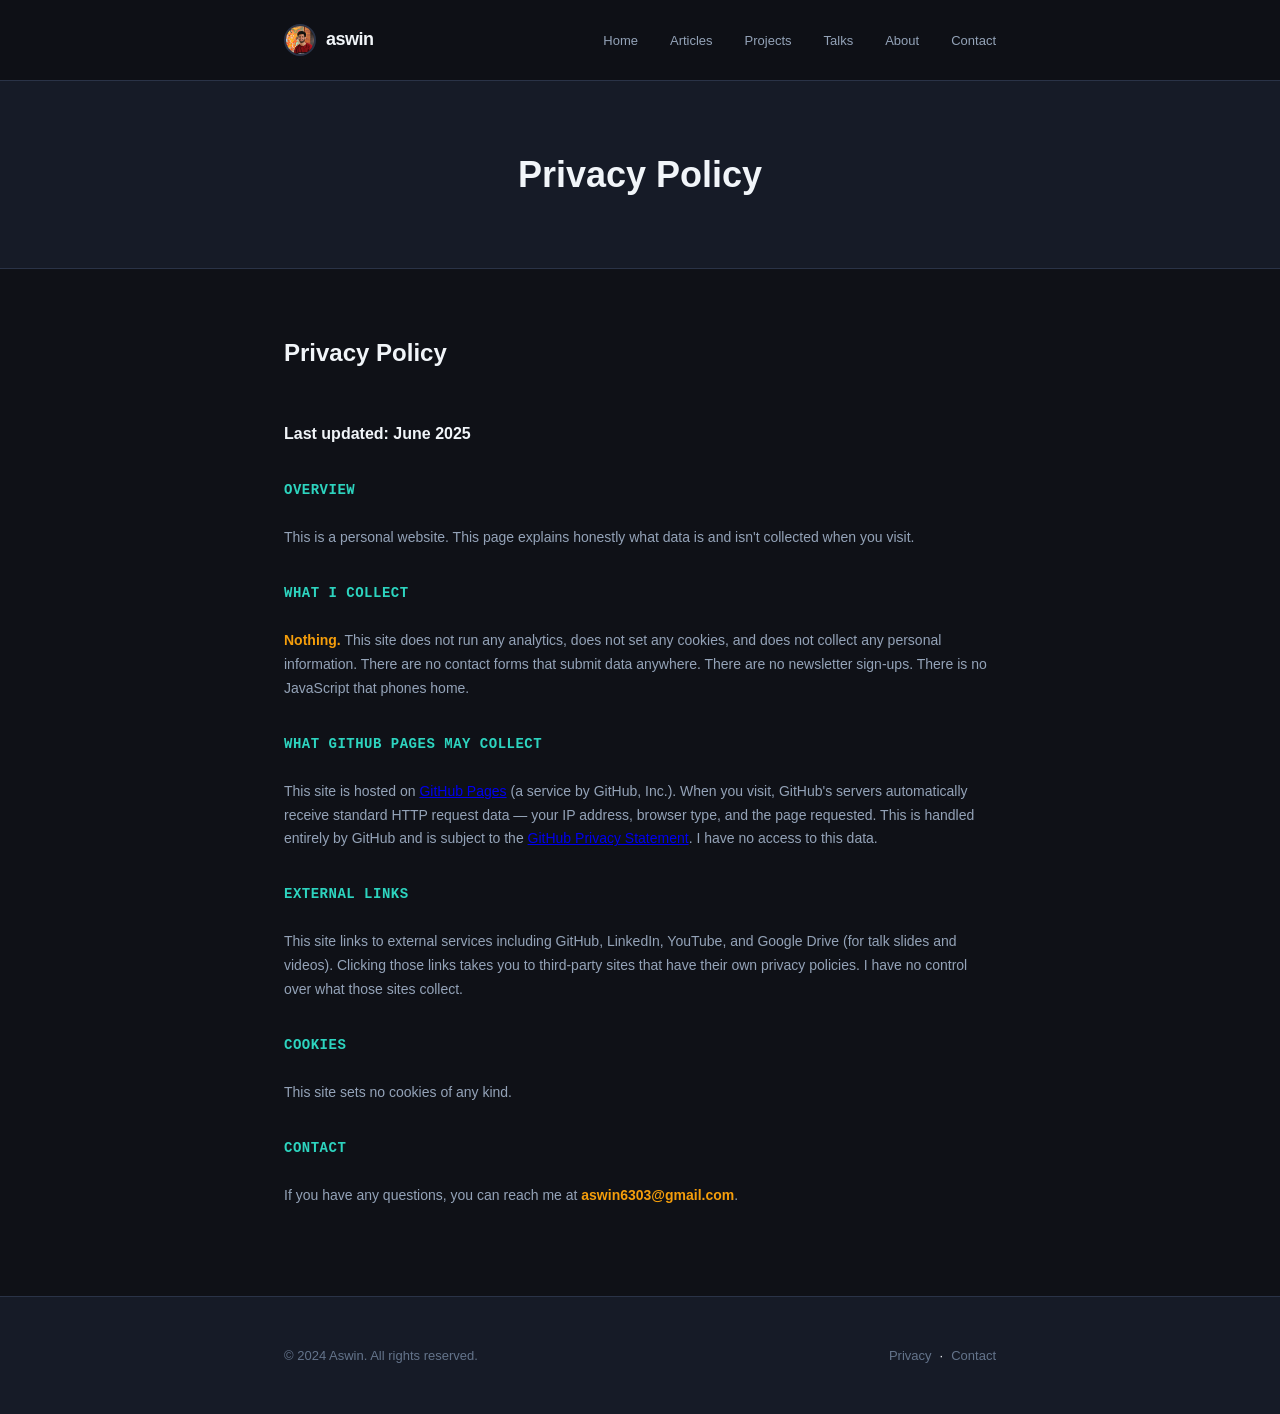
<file: privacy.html>
<!DOCTYPE html>
<html lang="en">
<head>
    <meta charset="UTF-8">
    <meta name="viewport" content="width=device-width, initial-scale=1.0">
    <meta name="description" content="Privacy Policy">
    <title>Privacy - Aswin</title>
    <link rel="stylesheet" href="styles.css">
</head>
<body>
    <!-- Navigation -->
    <nav class="navbar">
        <div class="nav-container">
            <a href="index.html" class="logo">
                <img src="image/me.jpeg" alt="Aswin" class="logo-avatar">
                <span>aswin</span>
            </a>
            <button class="nav-toggle" aria-label="Open navigation menu" aria-expanded="false" aria-controls="nav-menu">
                <svg width="22" height="22" viewBox="0 0 22 22" fill="none" xmlns="http://www.w3.org/2000/svg" aria-hidden="true">
                    <rect y="3" width="22" height="2" rx="1" fill="currentColor"/>
                    <rect y="10" width="22" height="2" rx="1" fill="currentColor"/>
                    <rect y="17" width="22" height="2" rx="1" fill="currentColor"/>
                </svg>
            </button>
            <ul class="nav-menu" id="nav-menu">
                <li><a href="index.html">Home</a></li>
                <li><a href="articles.html">Articles</a></li>
                <li><a href="projects.html">Projects</a></li>
                <li><a href="talks.html">Talks</a></li>
                <li><a href="about.html">About</a></li>
                <li><a href="contact.html">Contact</a></li>
            </ul>
        </div>
    </nav>

    <!-- Page Header -->
    <section class="page-header">
        <div class="container">
            <h1>Privacy Policy</h1>
        </div>
    </section>

    <!-- Content -->
    <section class="privacy-section">
        <div class="container">
            <h2>Privacy Policy</h2>

            <h3>Last updated: June 2025</h3>

            <h4>Overview</h4>
            <p>This is a personal website. This page explains honestly what data is and isn't collected when you visit.</p>

            <h4>What I collect</h4>
            <p><strong>Nothing.</strong> This site does not run any analytics, does not set any cookies, and does not collect any personal information. There are no contact forms that submit data anywhere. There are no newsletter sign-ups. There is no JavaScript that phones home.</p>

            <h4>What GitHub Pages may collect</h4>
            <p>This site is hosted on <a href="https://pages.github.com" target="_blank" rel="noopener">GitHub Pages</a> (a service by GitHub, Inc.). When you visit, GitHub's servers automatically receive standard HTTP request data — your IP address, browser type, and the page requested. This is handled entirely by GitHub and is subject to the <a href="https://docs.github.com/en/site-policy/privacy-policies/github-general-privacy-statement" target="_blank" rel="noopener">GitHub Privacy Statement</a>. I have no access to this data.</p>

            <h4>External links</h4>
            <p>This site links to external services including GitHub, LinkedIn, YouTube, and Google Drive (for talk slides and videos). Clicking those links takes you to third-party sites that have their own privacy policies. I have no control over what those sites collect.</p>

            <h4>Cookies</h4>
            <p>This site sets no cookies of any kind.</p>

            <h4>Contact</h4>
            <p>If you have any questions, you can reach me at <strong>aswin6303@gmail.com</strong>.</p>
        </div>
    </section>

    <!-- Footer -->
    <footer class="footer">
        <div class="container">
            <div class="footer-content">
                <p>&copy; 2024 Aswin. All rights reserved.</p>
                <div class="footer-links">
                    <a href="privacy.html">Privacy</a>
                    <span>·</span>
                    <a href="contact.html">Contact</a>
                </div>
            </div>
        </div>
    </footer>

    <style>
        .page-header {
            padding: var(--spacing-2xl) 0;
            background-color: var(--color-surface);
            border-bottom: 1px solid var(--color-border);
            text-align: center;
        }

        .page-header h1 {
            font-size: 36px;
            font-weight: 700;
            color: var(--color-text);
        }

        .privacy-section {
            padding: var(--spacing-2xl) 0;
            background-color: var(--color-bg);
        }

        .privacy-section h2 {
            font-size: 24px;
            font-weight: 700;
            margin-bottom: var(--spacing-lg);
            color: var(--color-text);
        }

        .privacy-section h3 {
            font-size: 16px;
            font-weight: 600;
            margin: var(--spacing-xl) 0 var(--spacing-md) 0;
            color: var(--color-text);
        }

        .privacy-section h4 {
            font-size: 14px;
            font-weight: 600;
            margin: var(--spacing-lg) 0 var(--spacing-md) 0;
            color: var(--color-teal);
            text-transform: uppercase;
            letter-spacing: 0.5px;
            font-family: var(--font-mono);
        }

        .privacy-section p {
            color: var(--color-text-secondary);
            margin-bottom: var(--spacing-md);
            line-height: 1.7;
            font-size: 14px;
        }

        .privacy-section ul li {
            color: var(--color-text-secondary);
            line-height: 1.6;
            font-size: 14px;
            margin-bottom: var(--spacing-sm);
        }

        .privacy-section strong {
            color: var(--color-accent);
        }
    </style>
    <script>
        (function() {
            var toggle = document.querySelector('.nav-toggle');
            var menu = document.getElementById('nav-menu');
            if (!toggle || !menu) return;
            toggle.addEventListener('click', function() {
                var open = menu.classList.toggle('is-open');
                toggle.setAttribute('aria-expanded', open ? 'true' : 'false');
                toggle.setAttribute('aria-label', open ? 'Close navigation menu' : 'Open navigation menu');
            });
            document.addEventListener('click', function(e) {
                if (!toggle.contains(e.target) && !menu.contains(e.target)) {
                    menu.classList.remove('is-open');
                    toggle.setAttribute('aria-expanded', 'false');
                    toggle.setAttribute('aria-label', 'Open navigation menu');
                }
            });
        })();
    </script>
</body>
</html>
</file>
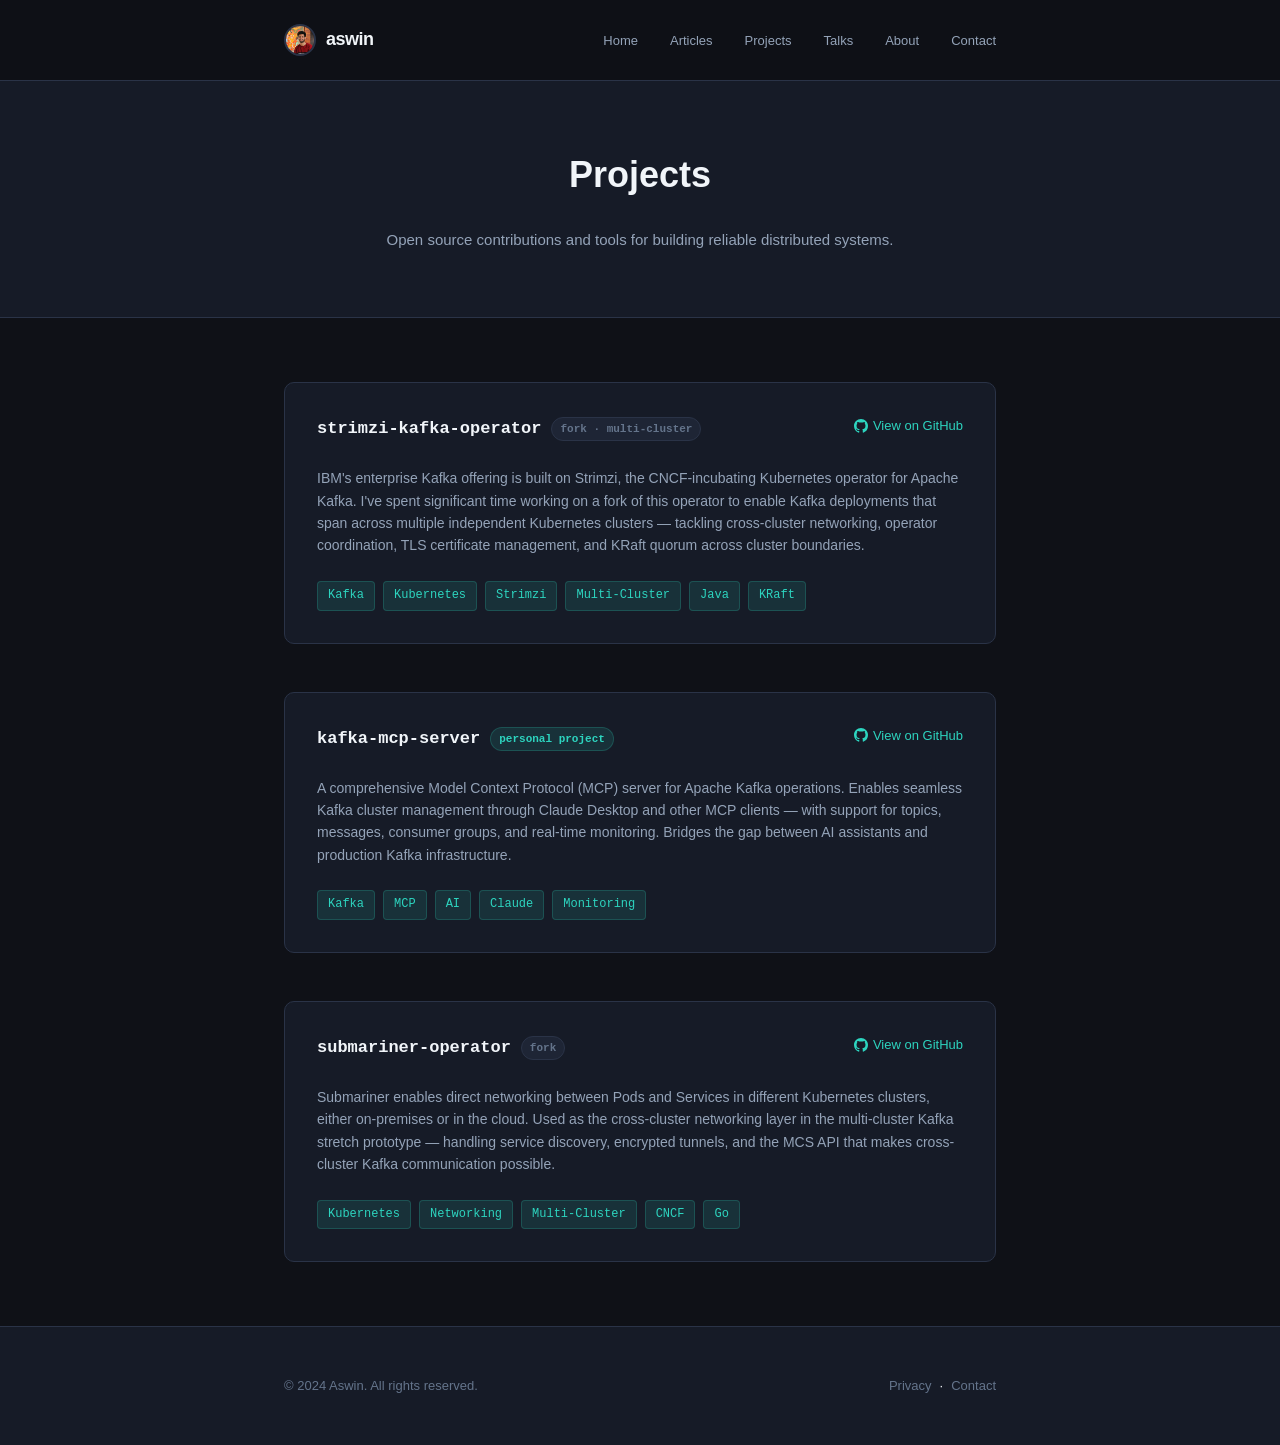
<file: projects.html>
<!DOCTYPE html>
<html lang="en">
<head>
    <meta charset="UTF-8">
    <meta name="viewport" content="width=device-width, initial-scale=1.0">
    <meta name="description" content="GitHub projects and open source work">
    <title>Projects - Aswin</title>
    <link rel="stylesheet" href="styles.css">
</head>
<body>
    <!-- Navigation -->
    <nav class="navbar">
        <div class="nav-container">
            <a href="index.html" class="logo">
                <img src="image/me.jpeg" alt="Aswin" class="logo-avatar">
                <span>aswin</span>
            </a>
            <button class="nav-toggle" aria-label="Open navigation menu" aria-expanded="false" aria-controls="nav-menu">
                <svg width="22" height="22" viewBox="0 0 22 22" fill="none" xmlns="http://www.w3.org/2000/svg" aria-hidden="true">
                    <rect y="3" width="22" height="2" rx="1" fill="currentColor"/>
                    <rect y="10" width="22" height="2" rx="1" fill="currentColor"/>
                    <rect y="17" width="22" height="2" rx="1" fill="currentColor"/>
                </svg>
            </button>
            <ul class="nav-menu" id="nav-menu">
                <li><a href="index.html">Home</a></li>
                <li><a href="articles.html">Articles</a></li>
                <li><a href="projects.html">Projects</a></li>
                <li><a href="talks.html">Talks</a></li>
                <li><a href="about.html">About</a></li>
                <li><a href="contact.html">Contact</a></li>
            </ul>
        </div>
    </nav>

    <!-- Page Header -->
    <section class="page-header">
        <div class="container">
            <h1>Projects</h1>
            <p>Open source contributions and tools for building reliable distributed systems.</p>
        </div>
    </section>

    <!-- Featured Projects -->
    <section class="projects-section">
        <div class="container">
            <div class="projects-list">

                <article class="project-card-full">
                    <div class="project-header">
                        <div class="project-title-group">
                            <h3>strimzi-kafka-operator</h3>
                            <span class="project-fork-badge">fork · multi-cluster</span>
                        </div>
                        <div class="project-meta">
                            <a href="https://github.com/strimzi/strimzi-kafka-operator" target="_blank" rel="noopener">
                                <svg width="14" height="14" viewBox="0 0 24 24" fill="currentColor" aria-hidden="true"><path d="M12 0C5.37 0 0 5.37 0 12c0 5.31 3.435 9.795 8.205 11.385.6.105.825-.255.825-.57 0-.285-.015-1.23-.015-2.235-3.015.555-3.795-.735-4.035-1.41-.135-.345-.72-1.41-1.23-1.695-.42-.225-1.02-.78-.015-.795.945-.015 1.62.87 1.845 1.23 1.08 1.815 2.805 1.305 3.495.99.105-.78.42-1.305.765-1.605-2.67-.3-5.46-1.335-5.46-5.925 0-1.305.465-2.385 1.23-3.225-.12-.3-.54-1.53.12-3.18 0 0 1.005-.315 3.3 1.23.96-.27 1.98-.405 3-.405s2.04.135 3 .405c2.295-1.56 3.3-1.23 3.3-1.23.66 1.65.24 2.88.12 3.18.765.84 1.23 1.905 1.23 3.225 0 4.605-2.805 5.625-5.475 5.925.435.375.81 1.095.81 2.22 0 1.605-.015 2.895-.015 3.3 0 .315.225.69.825.57A12.02 12.02 0 0 0 24 12c0-6.63-5.37-12-12-12z"/></svg>
                                View on GitHub
                            </a>
                        </div>
                    </div>
                    <p class="project-description">IBM's enterprise Kafka offering is built on Strimzi, the CNCF-incubating Kubernetes operator for Apache Kafka. I've spent significant time working on a fork of this operator to enable Kafka deployments that span across multiple independent Kubernetes clusters — tackling cross-cluster networking, operator coordination, TLS certificate management, and KRaft quorum across cluster boundaries.</p>
                    <div class="project-tags">
                        <span class="tag">Kafka</span>
                        <span class="tag">Kubernetes</span>
                        <span class="tag">Strimzi</span>
                        <span class="tag">Multi-Cluster</span>
                        <span class="tag">Java</span>
                        <span class="tag">KRaft</span>
                    </div>
                </article>

                <article class="project-card-full">
                    <div class="project-header">
                        <div class="project-title-group">
                            <h3>kafka-mcp-server</h3>
                            <span class="project-own-badge">personal project</span>
                        </div>
                        <div class="project-meta">
                            <a href="https://github.com/aswinayyolath/kafka-mcp-server" target="_blank" rel="noopener">
                                <svg width="14" height="14" viewBox="0 0 24 24" fill="currentColor" aria-hidden="true"><path d="M12 0C5.37 0 0 5.37 0 12c0 5.31 3.435 9.795 8.205 11.385.6.105.825-.255.825-.57 0-.285-.015-1.23-.015-2.235-3.015.555-3.795-.735-4.035-1.41-.135-.345-.72-1.41-1.23-1.695-.42-.225-1.02-.78-.015-.795.945-.015 1.62.87 1.845 1.23 1.08 1.815 2.805 1.305 3.495.99.105-.78.42-1.305.765-1.605-2.67-.3-5.46-1.335-5.46-5.925 0-1.305.465-2.385 1.23-3.225-.12-.3-.54-1.53.12-3.18 0 0 1.005-.315 3.3 1.23.96-.27 1.98-.405 3-.405s2.04.135 3 .405c2.295-1.56 3.3-1.23 3.3-1.23.66 1.65.24 2.88.12 3.18.765.84 1.23 1.905 1.23 3.225 0 4.605-2.805 5.625-5.475 5.925.435.375.81 1.095.81 2.22 0 1.605-.015 2.895-.015 3.3 0 .315.225.69.825.57A12.02 12.02 0 0 0 24 12c0-6.63-5.37-12-12-12z"/></svg>
                                View on GitHub
                            </a>
                        </div>
                    </div>
                    <p class="project-description">A comprehensive Model Context Protocol (MCP) server for Apache Kafka operations. Enables seamless Kafka cluster management through Claude Desktop and other MCP clients — with support for topics, messages, consumer groups, and real-time monitoring. Bridges the gap between AI assistants and production Kafka infrastructure.</p>
                    <div class="project-tags">
                        <span class="tag">Kafka</span>
                        <span class="tag">MCP</span>
                        <span class="tag">AI</span>
                        <span class="tag">Claude</span>
                        <span class="tag">Monitoring</span>
                    </div>
                </article>

                <article class="project-card-full">
                    <div class="project-header">
                        <div class="project-title-group">
                            <h3>submariner-operator</h3>
                            <span class="project-fork-badge">fork</span>
                        </div>
                        <div class="project-meta">
                            <a href="https://github.com/aswinayyolath/submariner-operator" target="_blank" rel="noopener">
                                <svg width="14" height="14" viewBox="0 0 24 24" fill="currentColor" aria-hidden="true"><path d="M12 0C5.37 0 0 5.37 0 12c0 5.31 3.435 9.795 8.205 11.385.6.105.825-.255.825-.57 0-.285-.015-1.23-.015-2.235-3.015.555-3.795-.735-4.035-1.41-.135-.345-.72-1.41-1.23-1.695-.42-.225-1.02-.78-.015-.795.945-.015 1.62.87 1.845 1.23 1.08 1.815 2.805 1.305 3.495.99.105-.78.42-1.305.765-1.605-2.67-.3-5.46-1.335-5.46-5.925 0-1.305.465-2.385 1.23-3.225-.12-.3-.54-1.53.12-3.18 0 0 1.005-.315 3.3 1.23.96-.27 1.98-.405 3-.405s2.04.135 3 .405c2.295-1.56 3.3-1.23 3.3-1.23.66 1.65.24 2.88.12 3.18.765.84 1.23 1.905 1.23 3.225 0 4.605-2.805 5.625-5.475 5.925.435.375.81 1.095.81 2.22 0 1.605-.015 2.895-.015 3.3 0 .315.225.69.825.57A12.02 12.02 0 0 0 24 12c0-6.63-5.37-12-12-12z"/></svg>
                                View on GitHub
                            </a>
                        </div>
                    </div>
                    <p class="project-description">Submariner enables direct networking between Pods and Services in different Kubernetes clusters, either on-premises or in the cloud. Used as the cross-cluster networking layer in the multi-cluster Kafka stretch prototype — handling service discovery, encrypted tunnels, and the MCS API that makes cross-cluster Kafka communication possible.</p>
                    <div class="project-tags">
                        <span class="tag">Kubernetes</span>
                        <span class="tag">Networking</span>
                        <span class="tag">Multi-Cluster</span>
                        <span class="tag">CNCF</span>
                        <span class="tag">Go</span>
                    </div>
                </article>

            </div>
        </div>
    </section>

    <!-- Footer -->
    <footer class="footer">
        <div class="container">
            <div class="footer-content">
                <p>&copy; 2024 Aswin. All rights reserved.</p>
                <div class="footer-links">
                    <a href="privacy.html">Privacy</a>
                    <span>·</span>
                    <a href="contact.html">Contact</a>
                </div>
            </div>
        </div>
    </footer>

    <style>
        .page-header {
            padding: var(--spacing-2xl) 0;
            background-color: var(--color-surface);
            border-bottom: 1px solid var(--color-border);
            text-align: center;
        }

        .page-header h1 {
            font-size: 36px;
            font-weight: 700;
            margin-bottom: var(--spacing-md);
            color: var(--color-text);
        }

        .page-header p {
            color: var(--color-text-secondary);
            font-size: 15px;
        }

        .projects-section {
            padding: var(--spacing-2xl) 0;
            background-color: var(--color-bg);
        }

        .projects-list {
            display: flex;
            flex-direction: column;
            gap: var(--spacing-xl);
        }

        .project-card-full {
            background-color: var(--color-surface);
            border: 1px solid var(--color-border);
            border-radius: 10px;
            padding: var(--spacing-lg);
            transition: all 0.25s ease;
        }

        .project-card-full:hover {
            border-color: var(--color-accent);
            box-shadow: var(--glow-amber), var(--shadow-md);
        }

        .project-header {
            display: flex;
            justify-content: space-between;
            align-items: start;
            margin-bottom: var(--spacing-md);
            gap: var(--spacing-md);
        }

        .project-title-group {
            display: flex;
            align-items: center;
            gap: 10px;
            flex-wrap: wrap;
        }

        .project-header h3 {
            font-size: 17px;
            font-weight: 600;
            margin: 0;
            color: var(--color-text);
            font-family: var(--font-mono);
        }

        .project-fork-badge {
            font-size: 11px;
            font-family: var(--font-mono);
            font-weight: 600;
            color: var(--color-text-muted);
            background-color: var(--color-surface-alt, rgba(255,255,255,0.04));
            border: 1px solid var(--color-border);
            padding: 2px 8px;
            border-radius: 20px;
        }

        .project-own-badge {
            font-size: 11px;
            font-family: var(--font-mono);
            font-weight: 600;
            color: var(--color-teal);
            background-color: var(--color-teal-light);
            border: 1px solid rgba(45,212,191,0.2);
            padding: 2px 8px;
            border-radius: 20px;
        }

        .project-meta {
            flex-shrink: 0;
        }

        .project-meta a {
            display: inline-flex;
            align-items: center;
            gap: 5px;
            color: var(--color-teal);
            text-decoration: none;
            font-size: 13px;
            font-weight: 500;
            white-space: nowrap;
            transition: color 0.2s ease;
        }

        .project-meta a:hover {
            color: var(--color-accent);
        }

        .project-description {
            color: var(--color-text-secondary);
            margin-bottom: var(--spacing-md);
            line-height: 1.6;
            font-size: 14px;
        }

        .project-tags {
            display: flex;
            flex-wrap: wrap;
            gap: var(--spacing-xs);
        }

        .tag {
            display: inline-block;
            background-color: var(--color-teal-light);
            color: var(--color-teal);
            padding: 4px 10px;
            border-radius: 4px;
            font-size: 12px;
            border: 1px solid rgba(45,212,191,0.2);
            font-family: var(--font-mono);
        }
    </style>
    <script>
        (function() {
            var toggle = document.querySelector('.nav-toggle');
            var menu = document.getElementById('nav-menu');
            if (!toggle || !menu) return;
            toggle.addEventListener('click', function() {
                var open = menu.classList.toggle('is-open');
                toggle.setAttribute('aria-expanded', open ? 'true' : 'false');
                toggle.setAttribute('aria-label', open ? 'Close navigation menu' : 'Open navigation menu');
            });
            document.addEventListener('click', function(e) {
                if (!toggle.contains(e.target) && !menu.contains(e.target)) {
                    menu.classList.remove('is-open');
                    toggle.setAttribute('aria-expanded', 'false');
                    toggle.setAttribute('aria-label', 'Open navigation menu');
                }
            });
        })();
    </script>
</body>
</html>
</file>
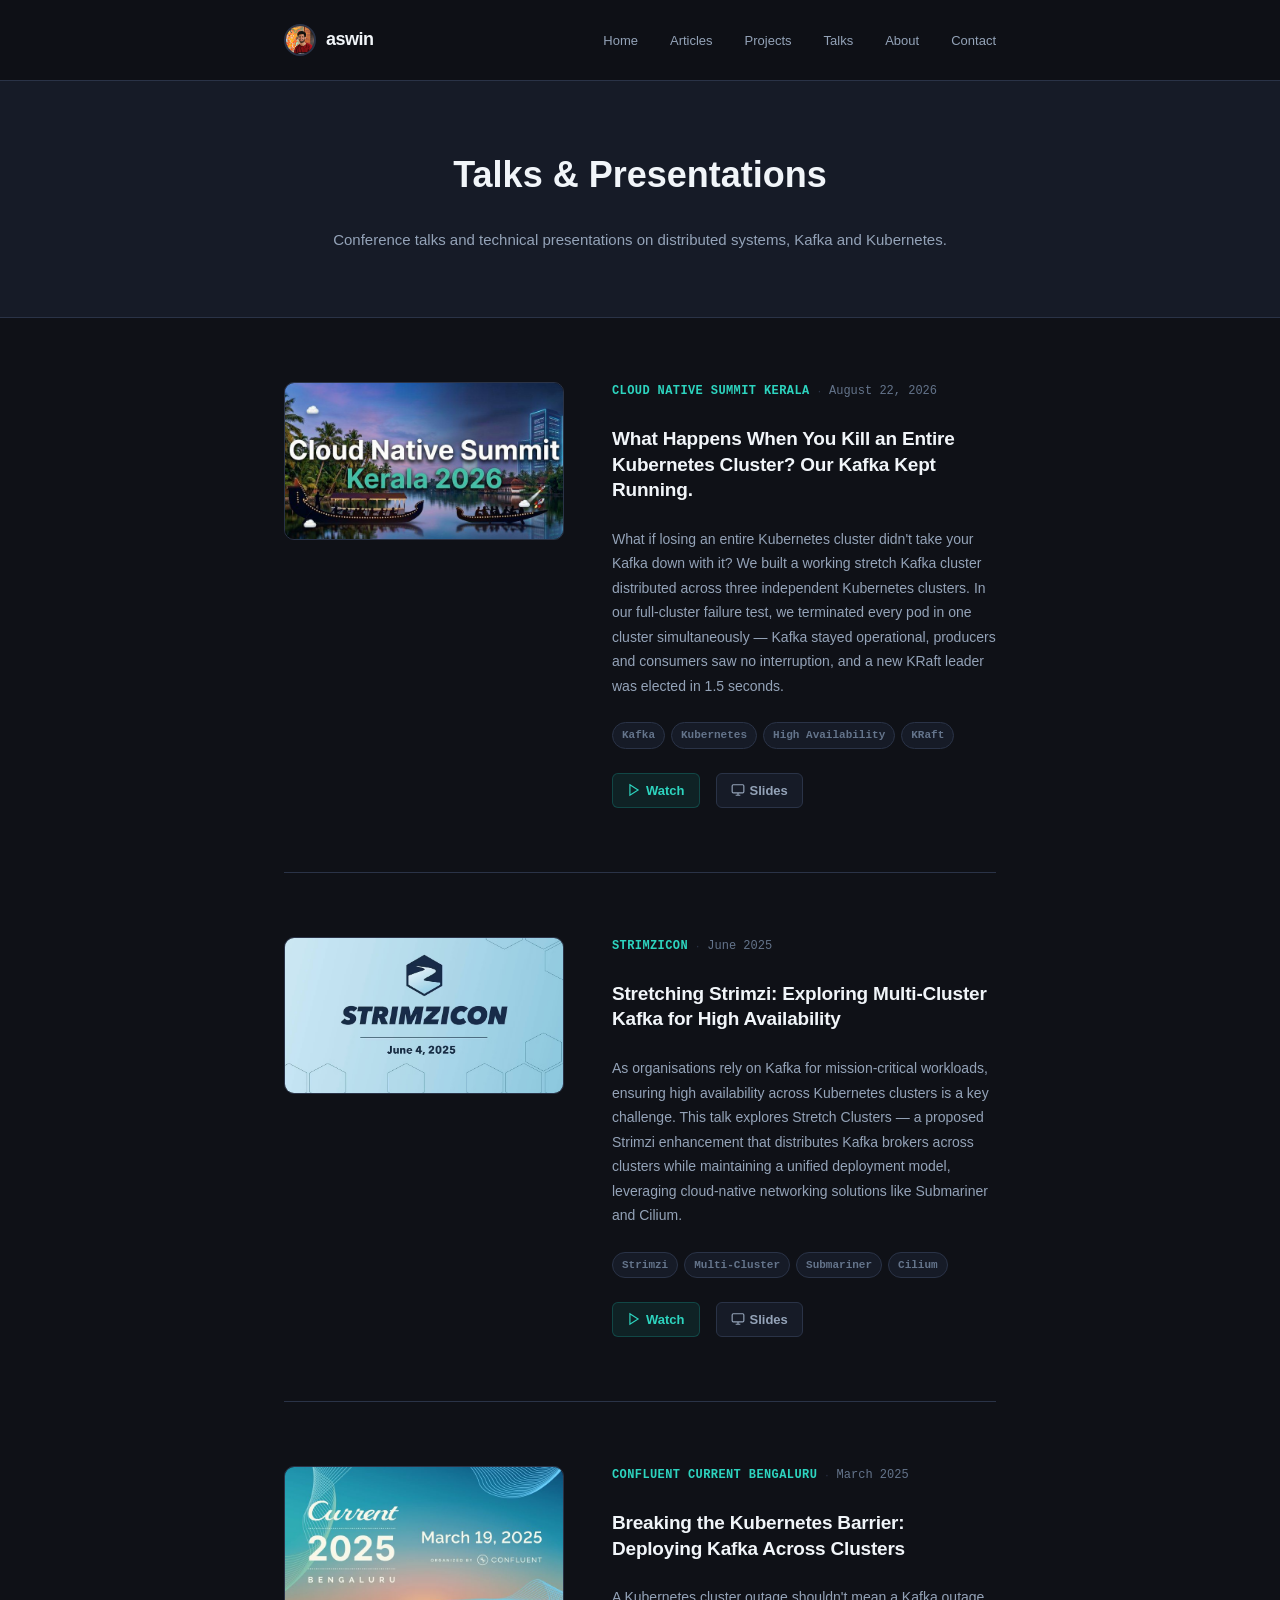
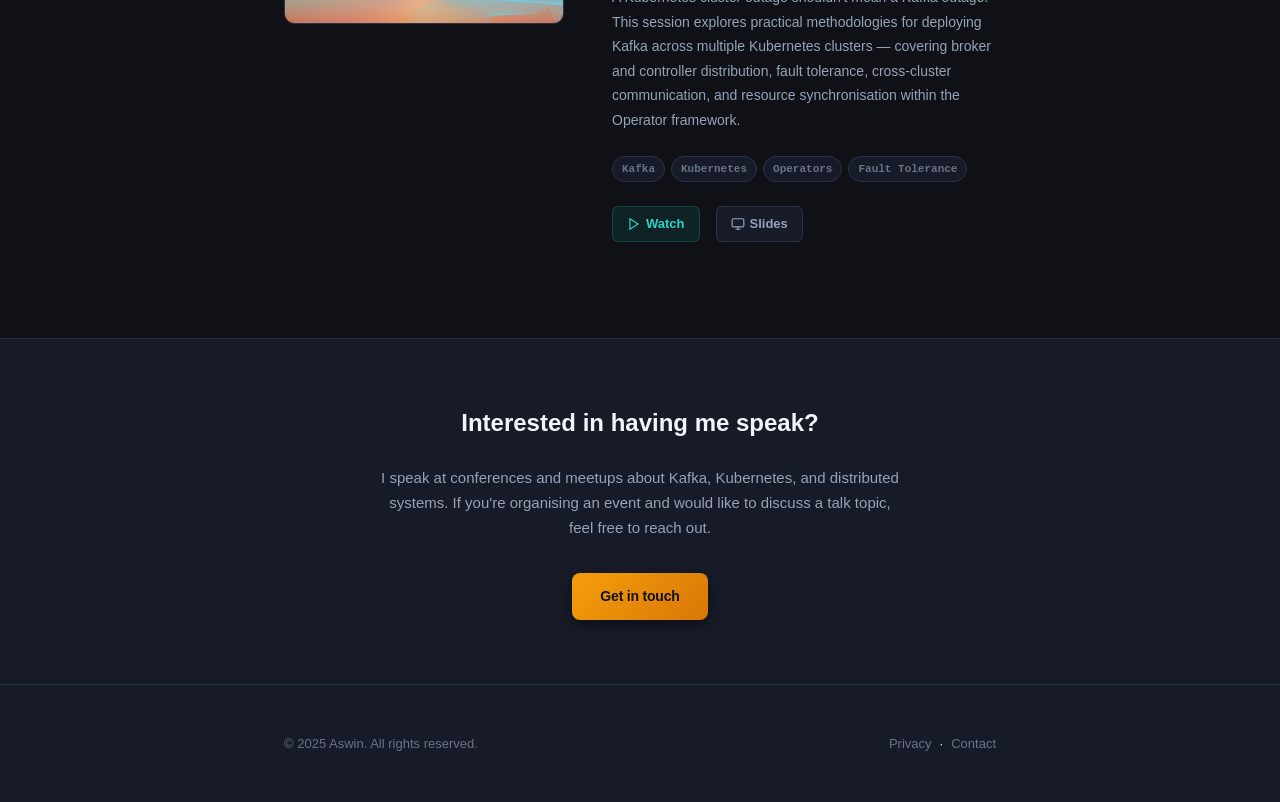
<file: talks.html>
<!DOCTYPE html>
<html lang="en">
<head>
    <meta charset="UTF-8">
    <meta name="viewport" content="width=device-width, initial-scale=1.0">
    <meta name="description" content="Talks and presentations on Kafka, Kubernetes and Distributed Systems by Aswin">
    <title>Talks & Presentations - Aswin</title>
    <link rel="stylesheet" href="styles.css">
</head>
<body>
    <!-- Navigation -->
    <nav class="navbar">
        <div class="nav-container">
            <a href="index.html" class="logo">
                <img src="image/me.jpeg" alt="Aswin" class="logo-avatar">
                <span>aswin</span>
            </a>
            <button class="nav-toggle" aria-label="Open navigation menu" aria-expanded="false" aria-controls="nav-menu">
                <svg width="22" height="22" viewBox="0 0 22 22" fill="none" xmlns="http://www.w3.org/2000/svg" aria-hidden="true">
                    <rect y="3" width="22" height="2" rx="1" fill="currentColor"/>
                    <rect y="10" width="22" height="2" rx="1" fill="currentColor"/>
                    <rect y="17" width="22" height="2" rx="1" fill="currentColor"/>
                </svg>
            </button>
            <ul class="nav-menu" id="nav-menu">
                <li><a href="index.html">Home</a></li>
                <li><a href="articles.html">Articles</a></li>
                <li><a href="projects.html">Projects</a></li>
                <li><a href="talks.html">Talks</a></li>
                <li><a href="about.html">About</a></li>
                <li><a href="contact.html">Contact</a></li>
            </ul>
        </div>
    </nav>

    <!-- Page Header -->
    <section class="page-header">
        <div class="container">
            <h1>Talks & Presentations</h1>
            <p>Conference talks and technical presentations on distributed systems, Kafka and Kubernetes.</p>
        </div>
    </section>

    <!-- Talks List -->
    <section class="talks-section">
        <div class="container">
            <div class="talks-list">

                <!-- Talk 1: Cloud Native Summit Kerala 2026 -->
                <article class="talk-card">
                    <a href="https://www.youtube.com/watch?v=1U4IF7ABQY4" target="_blank" rel="noopener" class="talk-thumbnail-link">
                        <div class="talk-thumbnail">
                            <img src="talk/images/cloud-native-summit-kerala-2026.jpeg" alt="Cloud Native Summit Kerala 2026">
                            <div class="talk-thumbnail-overlay">
                                <svg class="play-icon" viewBox="0 0 24 24" fill="currentColor" aria-hidden="true"><circle cx="12" cy="12" r="12" fill="rgba(0,0,0,0.55)"/><polygon points="10,8 17,12 10,16" fill="white"/></svg>
                            </div>
                        </div>
                    </a>
                    <div class="talk-body">
                        <div class="talk-meta-row">
                            <span class="talk-event">Cloud Native Summit Kerala</span>
                            <span class="talk-dot">·</span>
                            <span class="talk-date">August 22, 2026</span>
                        </div>
                        <h3>What Happens When You Kill an Entire Kubernetes Cluster? Our Kafka Kept Running.</h3>
                        <p>What if losing an entire Kubernetes cluster didn't take your Kafka down with it? We built a working stretch Kafka cluster distributed across three independent Kubernetes clusters. In our full-cluster failure test, we terminated every pod in one cluster simultaneously — Kafka stayed operational, producers and consumers saw no interruption, and a new KRaft leader was elected in 1.5 seconds.</p>
                        <div class="talk-tags">
                            <span class="talk-tag">Kafka</span>
                            <span class="talk-tag">Kubernetes</span>
                            <span class="talk-tag">High Availability</span>
                            <span class="talk-tag">KRaft</span>
                        </div>
                        <div class="talk-links">
                            <a href="https://www.youtube.com/watch?v=1U4IF7ABQY4" target="_blank" rel="noopener" class="talk-link talk-link-video">
                                <svg width="14" height="14" viewBox="0 0 24 24" fill="none" stroke="currentColor" stroke-width="2" aria-hidden="true"><polygon points="5 3 19 12 5 21 5 3"/></svg>
                                Watch
                            </a>
                            <a href="https://drive.google.com/file/d/1C5sRHrIjzcZ2srdLImLo8cViCPLJ_3mu" target="_blank" rel="noopener" class="talk-link talk-link-slides">
                                <svg width="14" height="14" viewBox="0 0 24 24" fill="none" stroke="currentColor" stroke-width="2" aria-hidden="true"><rect x="2" y="3" width="20" height="14" rx="2"/><path d="M8 21h8M12 17v4"/></svg>
                                Slides
                            </a>
                        </div>
                    </div>
                </article>

                <!-- Talk 2: StrimziCon 2025 -->
                <article class="talk-card">
                    <a href="https://www.youtube.com/watch?v=_FgZx0Vc6eM" target="_blank" rel="noopener" class="talk-thumbnail-link">
                        <div class="talk-thumbnail">
                            <img src="talk/images/strimzicon-2025.avif" alt="StrimziCon 2025">
                            <div class="talk-thumbnail-overlay">
                                <svg class="play-icon" viewBox="0 0 24 24" fill="currentColor" aria-hidden="true"><circle cx="12" cy="12" r="12" fill="rgba(0,0,0,0.55)"/><polygon points="10,8 17,12 10,16" fill="white"/></svg>
                            </div>
                        </div>
                    </a>
                    <div class="talk-body">
                        <div class="talk-meta-row">
                            <span class="talk-event">StrimziCon</span>
                            <span class="talk-dot">·</span>
                            <span class="talk-date">June 2025</span>
                        </div>
                        <h3>Stretching Strimzi: Exploring Multi-Cluster Kafka for High Availability</h3>
                        <p>As organisations rely on Kafka for mission-critical workloads, ensuring high availability across Kubernetes clusters is a key challenge. This talk explores Stretch Clusters — a proposed Strimzi enhancement that distributes Kafka brokers across clusters while maintaining a unified deployment model, leveraging cloud-native networking solutions like Submariner and Cilium.</p>
                        <div class="talk-tags">
                            <span class="talk-tag">Strimzi</span>
                            <span class="talk-tag">Multi-Cluster</span>
                            <span class="talk-tag">Submariner</span>
                            <span class="talk-tag">Cilium</span>
                        </div>
                        <div class="talk-links">
                            <a href="https://www.youtube.com/watch?v=_FgZx0Vc6eM" target="_blank" rel="noopener" class="talk-link talk-link-video">
                                <svg width="14" height="14" viewBox="0 0 24 24" fill="none" stroke="currentColor" stroke-width="2" aria-hidden="true"><polygon points="5 3 19 12 5 21 5 3"/></svg>
                                Watch
                            </a>
                            <a href="https://drive.google.com/file/d/1gkB2E-SBNCSZicwvlF93QJU6yAA6JTSn/view" target="_blank" rel="noopener" class="talk-link talk-link-slides">
                                <svg width="14" height="14" viewBox="0 0 24 24" fill="none" stroke="currentColor" stroke-width="2" aria-hidden="true"><rect x="2" y="3" width="20" height="14" rx="2"/><path d="M8 21h8M12 17v4"/></svg>
                                Slides
                            </a>
                        </div>
                    </div>
                </article>

                <!-- Talk 3: Current Bengaluru 2025 -->
                <article class="talk-card">
                    <a href="https://current.confluent.io/post-conference-videos-2025/breaking-the-kubernetes-barrier-deploying-kafka-across-clusters-bng25" target="_blank" rel="noopener" class="talk-thumbnail-link">
                        <div class="talk-thumbnail">
                            <img src="talk/images/current-bengaluru-2025.jpeg" alt="Current Bengaluru 2025">
                            <div class="talk-thumbnail-overlay">
                                <svg class="play-icon" viewBox="0 0 24 24" fill="currentColor" aria-hidden="true"><circle cx="12" cy="12" r="12" fill="rgba(0,0,0,0.55)"/><polygon points="10,8 17,12 10,16" fill="white"/></svg>
                            </div>
                        </div>
                    </a>
                    <div class="talk-body">
                        <div class="talk-meta-row">
                            <span class="talk-event">Confluent Current Bengaluru</span>
                            <span class="talk-dot">·</span>
                            <span class="talk-date">March 2025</span>
                        </div>
                        <h3>Breaking the Kubernetes Barrier: Deploying Kafka Across Clusters</h3>
                        <p>A Kubernetes cluster outage shouldn't mean a Kafka outage. This session explores practical methodologies for deploying Kafka across multiple Kubernetes clusters — covering broker and controller distribution, fault tolerance, cross-cluster communication, and resource synchronisation within the Operator framework.</p>
                        <div class="talk-tags">
                            <span class="talk-tag">Kafka</span>
                            <span class="talk-tag">Kubernetes</span>
                            <span class="talk-tag">Operators</span>
                            <span class="talk-tag">Fault Tolerance</span>
                        </div>
                        <div class="talk-links">
                            <a href="https://current.confluent.io/post-conference-videos-2025/breaking-the-kubernetes-barrier-deploying-kafka-across-clusters-bng25" target="_blank" rel="noopener" class="talk-link talk-link-video">
                                <svg width="14" height="14" viewBox="0 0 24 24" fill="none" stroke="currentColor" stroke-width="2" aria-hidden="true"><polygon points="5 3 19 12 5 21 5 3"/></svg>
                                Watch
                            </a>
                            <a href="https://docs.google.com/presentation/d/1BIXVA56hbGA9sKrXjmqPR7xGEFVnQcTL" target="_blank" rel="noopener" class="talk-link talk-link-slides">
                                <svg width="14" height="14" viewBox="0 0 24 24" fill="none" stroke="currentColor" stroke-width="2" aria-hidden="true"><rect x="2" y="3" width="20" height="14" rx="2"/><path d="M8 21h8M12 17v4"/></svg>
                                Slides
                            </a>
                        </div>
                    </div>
                </article>

            </div>
        </div>
    </section>

    <!-- Speaking Availability -->
    <section class="speaking-cta">
        <div class="container">
            <h2>Interested in having me speak?</h2>
            <p>I speak at conferences and meetups about Kafka, Kubernetes, and distributed systems. If you're organising an event and would like to discuss a talk topic, feel free to reach out.</p>
            <a href="contact.html" class="btn btn-primary">Get in touch</a>
        </div>
    </section>

    <!-- Footer -->
    <footer class="footer">
        <div class="container">
            <div class="footer-content">
                <p>&copy; 2025 Aswin. All rights reserved.</p>
                <div class="footer-links">
                    <a href="privacy.html">Privacy</a>
                    <span>·</span>
                    <a href="contact.html">Contact</a>
                </div>
            </div>
        </div>
    </footer>

    <style>
        .page-header {
            padding: var(--spacing-2xl) 0;
            background-color: var(--color-surface);
            border-bottom: 1px solid var(--color-border);
            text-align: center;
        }

        .page-header h1 {
            font-size: 36px;
            font-weight: 700;
            margin-bottom: var(--spacing-md);
            color: var(--color-text);
        }

        .page-header p {
            color: var(--color-text-secondary);
            font-size: 15px;
        }

        /* ── Talks section ── */
        .talks-section {
            padding: var(--spacing-2xl) 0 var(--spacing-3xl);
            background-color: var(--color-bg);
        }

        .talks-list {
            display: flex;
            flex-direction: column;
            gap: var(--spacing-2xl);
        }

        /* ── Talk card ── */
        .talk-card {
            display: grid;
            grid-template-columns: 280px 1fr;
            gap: var(--spacing-xl);
            padding-bottom: var(--spacing-2xl);
            border-bottom: 1px solid var(--color-border);
            align-items: start;
        }

        .talk-card:last-child {
            border-bottom: none;
            padding-bottom: 0;
        }

        /* ── Thumbnail ── */
        .talk-thumbnail-link {
            display: block;
            text-decoration: none;
            flex-shrink: 0;
        }

        .talk-thumbnail {
            position: relative;
            border-radius: 10px;
            overflow: hidden;
            border: 1px solid var(--color-border);
            aspect-ratio: 16 / 9;
            background-color: var(--color-surface);
        }

        .talk-thumbnail img {
            display: block;
            width: 100%;
            height: 100%;
            object-fit: cover;
            transition: transform 0.3s ease;
        }

        .talk-thumbnail-link:hover .talk-thumbnail img {
            transform: scale(1.04);
        }

        .talk-thumbnail-overlay {
            position: absolute;
            inset: 0;
            display: flex;
            align-items: center;
            justify-content: center;
            background: rgba(0,0,0,0);
            transition: background 0.25s ease;
        }

        .talk-thumbnail-link:hover .talk-thumbnail-overlay {
            background: rgba(0,0,0,0.25);
        }

        .play-icon {
            width: 44px;
            height: 44px;
            opacity: 0;
            transition: opacity 0.25s ease;
        }

        .talk-thumbnail-link:hover .play-icon {
            opacity: 1;
        }

        .talk-thumbnail-badge {
            font-size: 12px;
            font-weight: 600;
            font-family: var(--font-mono);
            color: white;
            background: rgba(0,0,0,0.6);
            padding: 4px 10px;
            border-radius: 6px;
            opacity: 0;
            transition: opacity 0.25s ease;
            backdrop-filter: blur(4px);
        }

        .talk-thumbnail-link:hover .talk-thumbnail-badge {
            opacity: 1;
        }

        /* ── Talk body ── */
        .talk-body {
            display: flex;
            flex-direction: column;
            gap: var(--spacing-md);
        }

        .talk-meta-row {
            display: flex;
            align-items: center;
            gap: 8px;
            flex-wrap: wrap;
        }

        .talk-event {
            font-size: 12px;
            font-family: var(--font-mono);
            font-weight: 700;
            color: var(--color-teal);
            text-transform: uppercase;
            letter-spacing: 0.4px;
        }

        .talk-dot {
            color: var(--color-border);
            font-size: 12px;
        }

        .talk-date {
            font-size: 12px;
            font-family: var(--font-mono);
            color: var(--color-text-muted);
        }

        .talk-status {
            font-size: 11px;
            font-weight: 600;
            padding: 2px 8px;
            border-radius: 20px;
            margin-left: 4px;
        }

        .talk-status-upcoming {
            background-color: rgba(245, 158, 11, 0.1);
            color: #f59e0b;
            border: 1px solid rgba(245, 158, 11, 0.2);
        }

        .talk-body h3 {
            font-size: 19px;
            font-weight: 700;
            color: var(--color-text);
            line-height: 1.35;
            letter-spacing: -0.2px;
            margin: 0;
        }

        .talk-body p {
            font-size: 14px;
            color: var(--color-text-secondary);
            line-height: 1.75;
            margin: 0;
        }

        /* ── Tags ── */
        .talk-tags {
            display: flex;
            flex-wrap: wrap;
            gap: 6px;
        }

        .talk-tag {
            font-size: 11px;
            font-family: var(--font-mono);
            font-weight: 600;
            color: var(--color-text-muted);
            background-color: var(--color-surface);
            border: 1px solid var(--color-border);
            padding: 3px 9px;
            border-radius: 20px;
        }

        /* ── Links ── */
        .talk-links {
            display: flex;
            gap: var(--spacing-sm);
            flex-wrap: wrap;
        }

        .talk-link {
            display: inline-flex;
            align-items: center;
            gap: 5px;
            font-size: 13px;
            font-weight: 600;
            padding: 6px 14px;
            border-radius: 6px;
            text-decoration: none;
            transition: all 0.2s ease;
        }

        .talk-link-video {
            background-color: rgba(20, 184, 166, 0.1);
            color: var(--color-teal);
            border: 1px solid rgba(20, 184, 166, 0.25);
        }

        .talk-link-video:hover {
            background-color: rgba(20, 184, 166, 0.2);
            border-color: var(--color-teal);
        }

        .talk-link-slides {
            background-color: var(--color-surface);
            color: var(--color-text-secondary);
            border: 1px solid var(--color-border);
        }

        .talk-link-slides:hover {
            color: var(--color-text);
            border-color: var(--color-text-muted);
        }

        /* ── Speaking CTA ── */
        .speaking-cta {
            padding: var(--spacing-2xl) 0;
            background-color: var(--color-surface);
            border-top: 1px solid var(--color-border);
            text-align: center;
        }

        .speaking-cta h2 {
            font-size: 24px;
            font-weight: 700;
            margin-bottom: var(--spacing-md);
            color: var(--color-text);
        }

        .speaking-cta p {
            color: var(--color-text-secondary);
            margin-bottom: var(--spacing-lg);
            font-size: 15px;
            max-width: 520px;
            margin-left: auto;
            margin-right: auto;
        }

        /* ── Mobile ── */
        @media (max-width: 768px) {
            .talk-card {
                grid-template-columns: 1fr;
                gap: var(--spacing-lg);
            }

            .talk-thumbnail {
                aspect-ratio: 16 / 7;
            }

            .talk-body h3 {
                font-size: 17px;
            }

            .play-icon,
            .talk-thumbnail-badge {
                opacity: 1;
            }
        }
    </style>

    <script>
        (function() {
            var toggle = document.querySelector('.nav-toggle');
            var menu = document.getElementById('nav-menu');
            if (!toggle || !menu) return;
            toggle.addEventListener('click', function() {
                var open = menu.classList.toggle('is-open');
                toggle.setAttribute('aria-expanded', open ? 'true' : 'false');
                toggle.setAttribute('aria-label', open ? 'Close navigation menu' : 'Open navigation menu');
            });
            document.addEventListener('click', function(e) {
                if (!toggle.contains(e.target) && !menu.contains(e.target)) {
                    menu.classList.remove('is-open');
                    toggle.setAttribute('aria-expanded', 'false');
                    toggle.setAttribute('aria-label', 'Open navigation menu');
                }
            });
        })();
    </script>
</body>
</html>
</file>
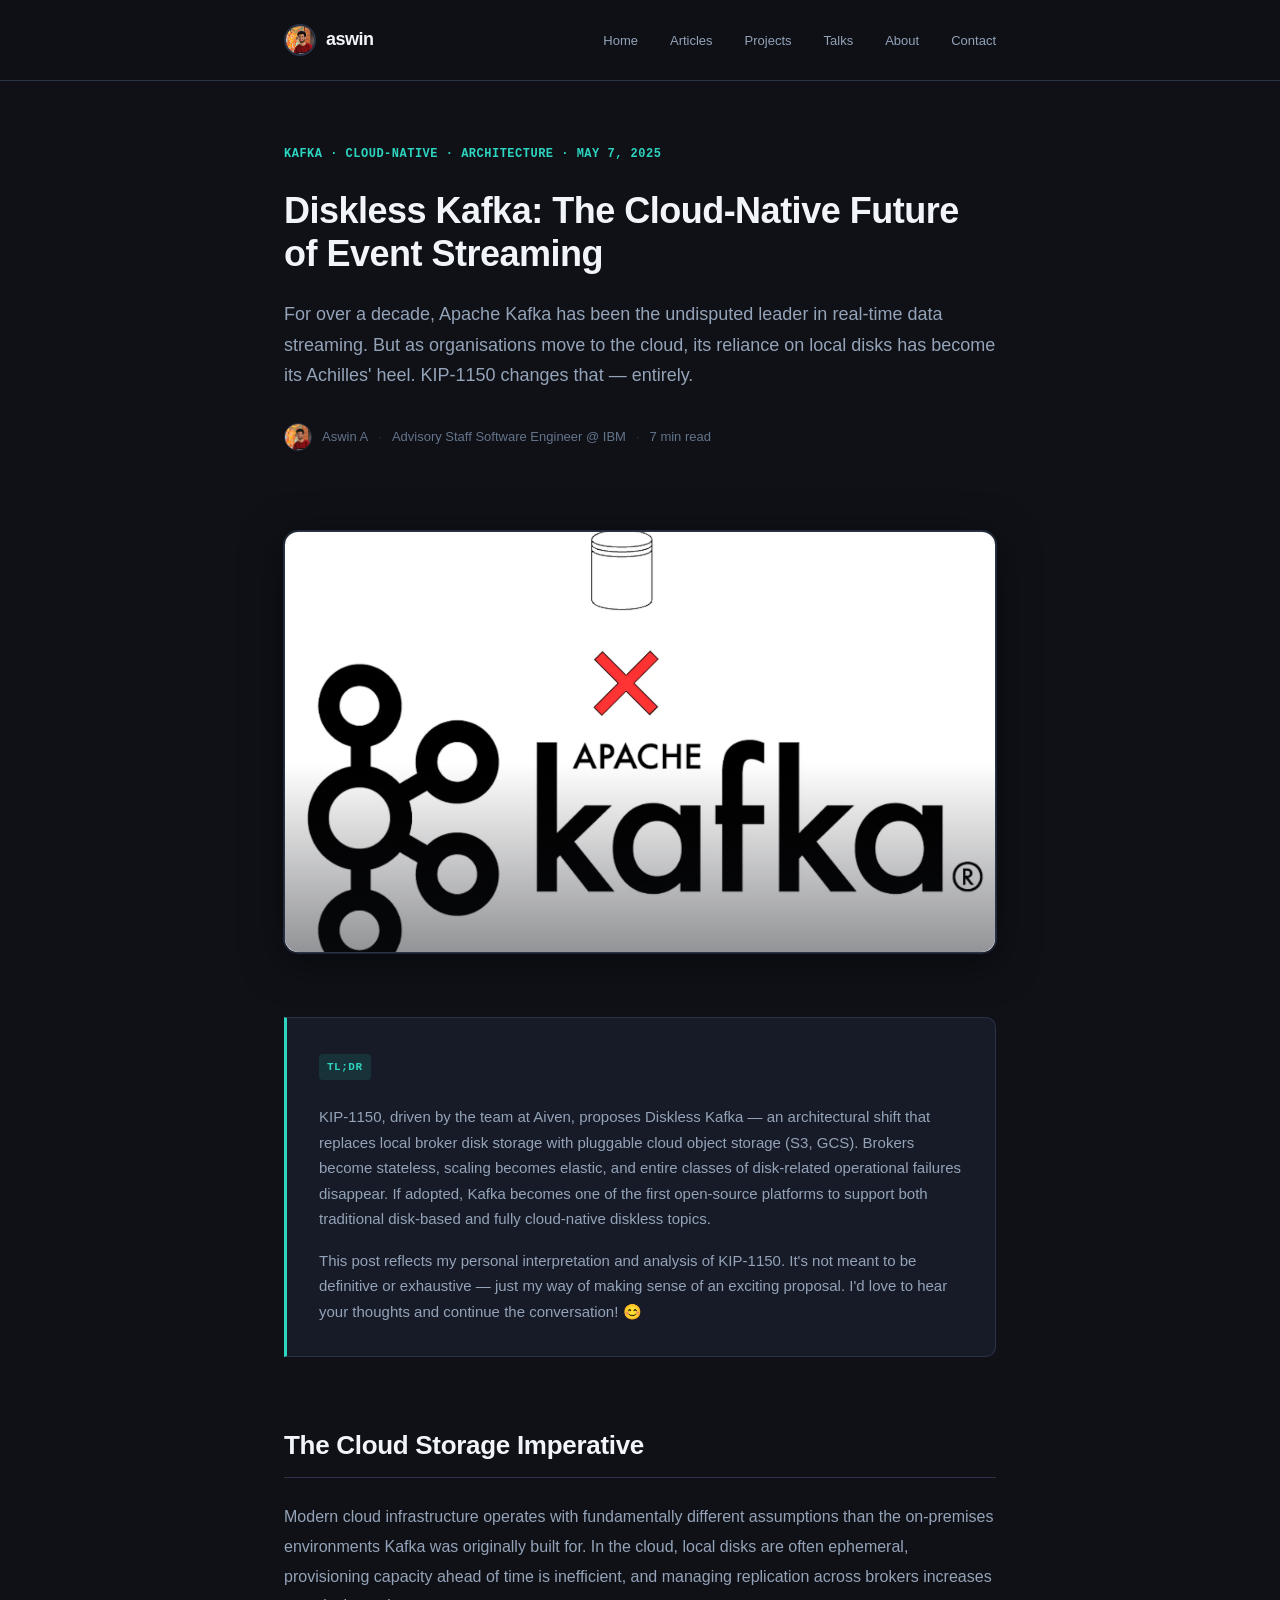
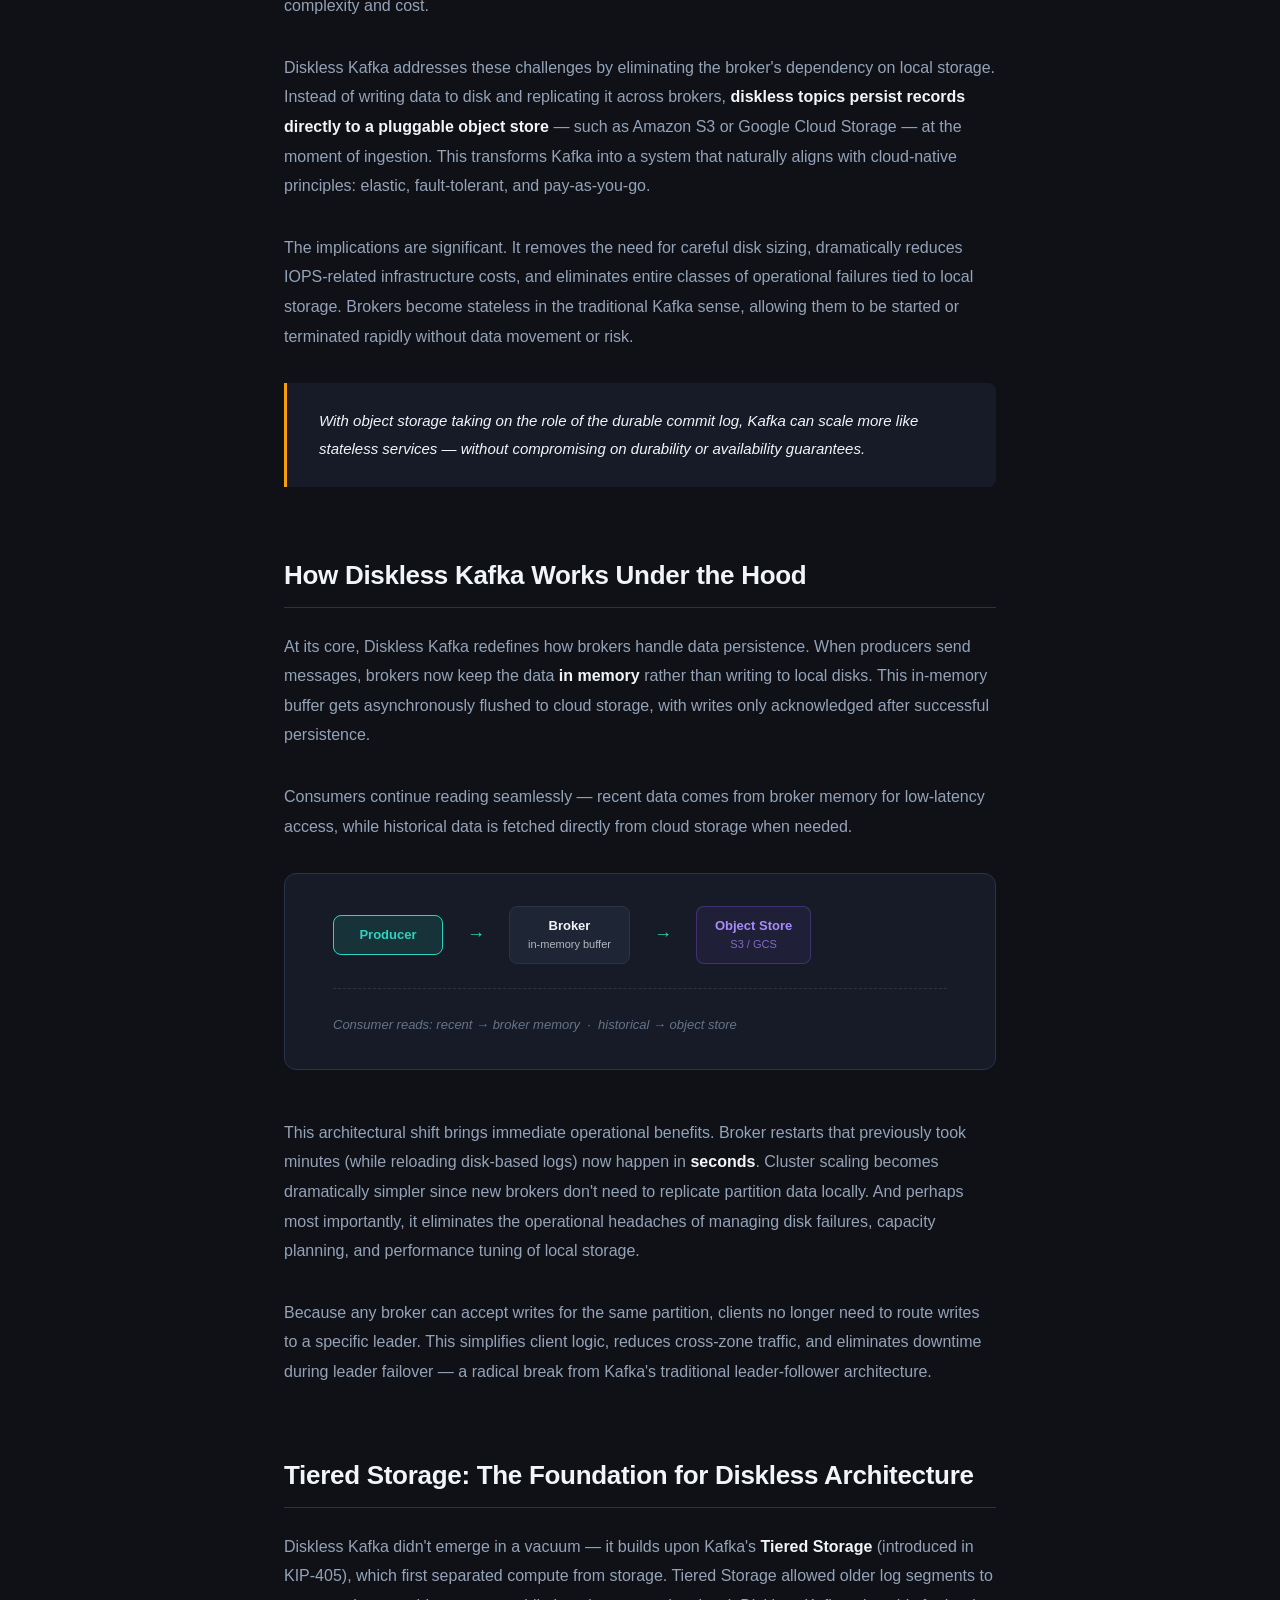
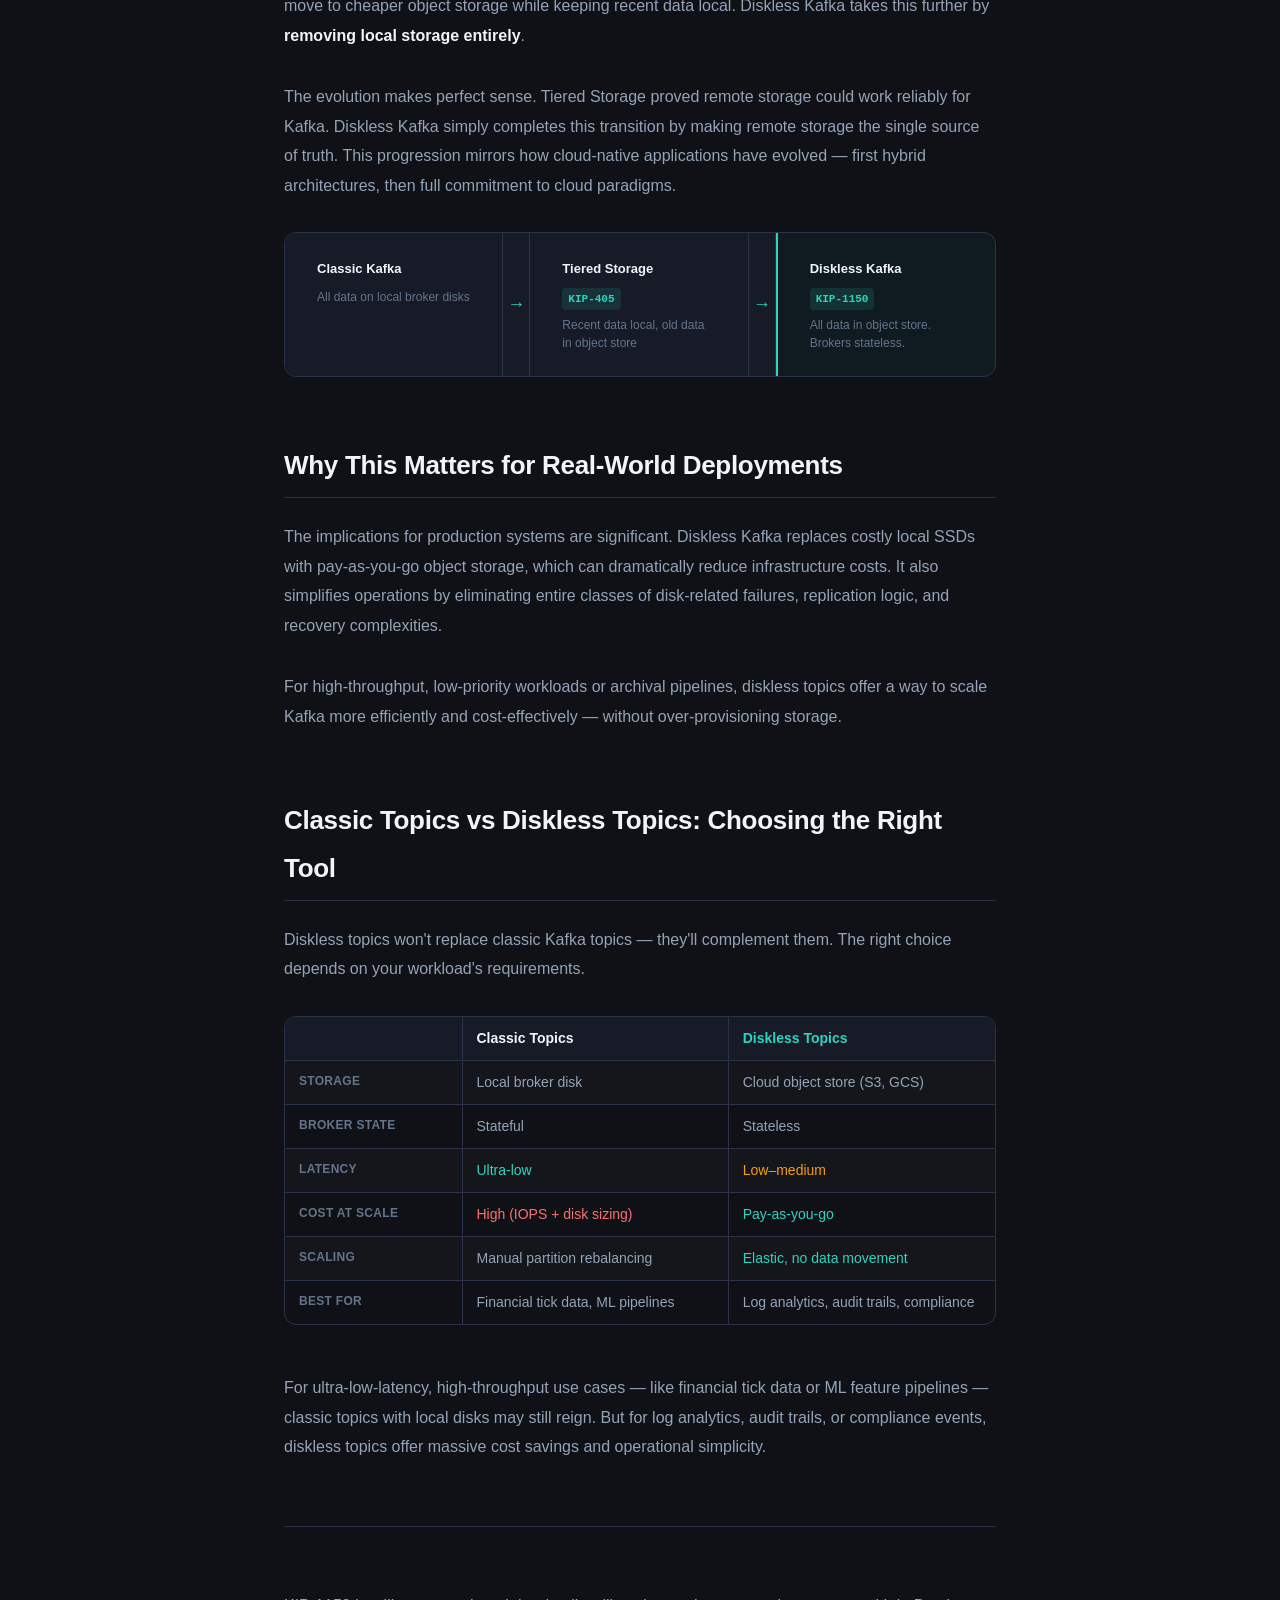
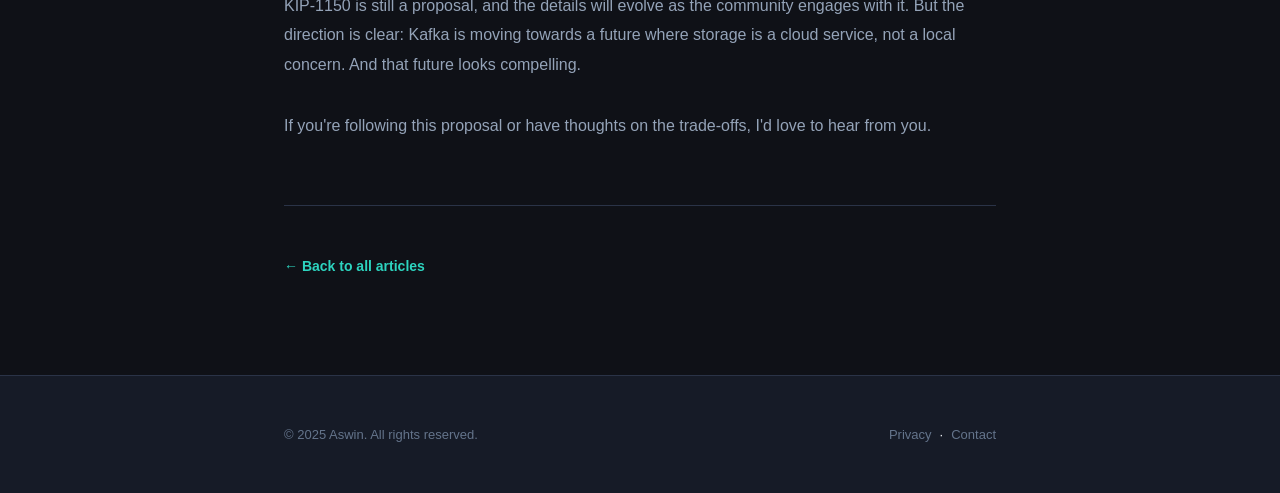
<file: articles/diskless-kafka-cloud-native-future.html>
<!DOCTYPE html>
<html lang="en">
<head>
    <meta charset="UTF-8">
    <meta name="viewport" content="width=device-width, initial-scale=1.0">
    <meta name="description" content="KIP-1150 proposes Diskless Kafka — a groundbreaking architectural shift that replaces local disk storage with cloud object storage, making Kafka truly cloud-native.">
    <title>Diskless Kafka: The Cloud-Native Future of Event Streaming — Aswin</title>
    <link rel="stylesheet" href="../styles.css">
</head>
<body>
    <!-- Navigation -->
    <nav class="navbar">
        <div class="nav-container">
            <a href="../index.html" class="logo">
                <img src="../image/me.jpeg" alt="Aswin" class="logo-avatar">
                <span>aswin</span>
            </a>
            <button class="nav-toggle" aria-label="Open navigation menu" aria-expanded="false" aria-controls="nav-menu">
                <svg width="22" height="22" viewBox="0 0 22 22" fill="none" xmlns="http://www.w3.org/2000/svg" aria-hidden="true">
                    <rect y="3" width="22" height="2" rx="1" fill="currentColor"/>
                    <rect y="10" width="22" height="2" rx="1" fill="currentColor"/>
                    <rect y="17" width="22" height="2" rx="1" fill="currentColor"/>
                </svg>
            </button>
            <ul class="nav-menu" id="nav-menu">
                <li><a href="../index.html">Home</a></li>
                <li><a href="../articles.html">Articles</a></li>
                <li><a href="../projects.html">Projects</a></li>
                <li><a href="../talks.html">Talks</a></li>
                <li><a href="../about.html">About</a></li>
                <li><a href="../contact.html">Contact</a></li>
            </ul>
        </div>
    </nav>

    <article class="article-page">
        <div class="container">

            <header class="article-header">
                <p class="article-meta">Kafka · Cloud-Native · Architecture · May 7, 2025</p>
                <h1>Diskless Kafka: The Cloud-Native Future of Event Streaming</h1>
                <p class="article-subtitle">For over a decade, Apache Kafka has been the undisputed leader in real-time data streaming. But as organisations move to the cloud, its reliance on local disks has become its Achilles' heel. KIP-1150 changes that — entirely.</p>
                <div class="article-byline">
                    <img src="../image/me.jpeg" alt="Aswin" class="byline-avatar">
                    <span>Aswin A</span>
                    <span class="byline-sep">·</span>
                    <span>Advisory Staff Software Engineer @ IBM</span>
                    <span class="byline-sep">·</span>
                    <span>7 min read</span>
                </div>
            </header>

            <div class="article-hero-image">
                <img src="image/diskless-kafka.png" alt="Apache Kafka logo with a disk crossed out — representing Diskless Kafka architecture">
            </div>

            <div class="article-body">

                <div class="article-tldr">
                    <span class="tldr-label">tl;dr</span>
                    <p>KIP-1150, driven by the team at Aiven, proposes Diskless Kafka — an architectural shift that replaces local broker disk storage with pluggable cloud object storage (S3, GCS). Brokers become stateless, scaling becomes elastic, and entire classes of disk-related operational failures disappear. If adopted, Kafka becomes one of the first open-source platforms to support both traditional disk-based and fully cloud-native diskless topics.</p>
                    <p>This post reflects my personal interpretation and analysis of KIP-1150. It's not meant to be definitive or exhaustive — just my way of making sense of an exciting proposal. I'd love to hear your thoughts and continue the conversation! 😊</p>
                </div>

                <h2>The Cloud Storage Imperative</h2>

                <p>Modern cloud infrastructure operates with fundamentally different assumptions than the on-premises environments Kafka was originally built for. In the cloud, local disks are often ephemeral, provisioning capacity ahead of time is inefficient, and managing replication across brokers increases complexity and cost.</p>

                <p>Diskless Kafka addresses these challenges by eliminating the broker's dependency on local storage. Instead of writing data to disk and replicating it across brokers, <strong>diskless topics persist records directly to a pluggable object store</strong> — such as Amazon S3 or Google Cloud Storage — at the moment of ingestion. This transforms Kafka into a system that naturally aligns with cloud-native principles: elastic, fault-tolerant, and pay-as-you-go.</p>

                <p>The implications are significant. It removes the need for careful disk sizing, dramatically reduces IOPS-related infrastructure costs, and eliminates entire classes of operational failures tied to local storage. Brokers become stateless in the traditional Kafka sense, allowing them to be started or terminated rapidly without data movement or risk.</p>

                <blockquote>
                    <p>With object storage taking on the role of the durable commit log, Kafka can scale more like stateless services — without compromising on durability or availability guarantees.</p>
                </blockquote>

                <h2>How Diskless Kafka Works Under the Hood</h2>

                <p>At its core, Diskless Kafka redefines how brokers handle data persistence. When producers send messages, brokers now keep the data <strong>in memory</strong> rather than writing to local disks. This in-memory buffer gets asynchronously flushed to cloud storage, with writes only acknowledged after successful persistence.</p>

                <p>Consumers continue reading seamlessly — recent data comes from broker memory for low-latency access, while historical data is fetched directly from cloud storage when needed.</p>

                <div class="arch-diagram">
                    <div class="arch-row">
                        <div class="arch-node arch-node-producer">Producer</div>
                        <div class="arch-arrow">→</div>
                        <div class="arch-node arch-node-broker">Broker<br><span class="arch-note">in-memory buffer</span></div>
                        <div class="arch-arrow">→</div>
                        <div class="arch-node arch-node-storage">Object Store<br><span class="arch-note">S3 / GCS</span></div>
                    </div>
                    <div class="arch-row arch-row-consumer">
                        <div class="arch-consumer-label">Consumer reads: recent → broker memory &nbsp;·&nbsp; historical → object store</div>
                    </div>
                </div>

                <p>This architectural shift brings immediate operational benefits. Broker restarts that previously took minutes (while reloading disk-based logs) now happen in <strong>seconds</strong>. Cluster scaling becomes dramatically simpler since new brokers don't need to replicate partition data locally. And perhaps most importantly, it eliminates the operational headaches of managing disk failures, capacity planning, and performance tuning of local storage.</p>

                <p>Because any broker can accept writes for the same partition, clients no longer need to route writes to a specific leader. This simplifies client logic, reduces cross-zone traffic, and eliminates downtime during leader failover — a radical break from Kafka's traditional leader-follower architecture.</p>

                <h2>Tiered Storage: The Foundation for Diskless Architecture</h2>

                <p>Diskless Kafka didn't emerge in a vacuum — it builds upon Kafka's <strong>Tiered Storage</strong> (introduced in KIP-405), which first separated compute from storage. Tiered Storage allowed older log segments to move to cheaper object storage while keeping recent data local. Diskless Kafka takes this further by <strong>removing local storage entirely</strong>.</p>

                <p>The evolution makes perfect sense. Tiered Storage proved remote storage could work reliably for Kafka. Diskless Kafka simply completes this transition by making remote storage the single source of truth. This progression mirrors how cloud-native applications have evolved — first hybrid architectures, then full commitment to cloud paradigms.</p>

                <div class="evolution-timeline">
                    <div class="timeline-step">
                        <span class="timeline-label">Classic Kafka</span>
                        <span class="timeline-desc">All data on local broker disks</span>
                    </div>
                    <div class="timeline-arrow">→</div>
                    <div class="timeline-step">
                        <span class="timeline-label">Tiered Storage <span class="timeline-kip">KIP-405</span></span>
                        <span class="timeline-desc">Recent data local, old data in object store</span>
                    </div>
                    <div class="timeline-arrow">→</div>
                    <div class="timeline-step timeline-step-highlight">
                        <span class="timeline-label">Diskless Kafka <span class="timeline-kip">KIP-1150</span></span>
                        <span class="timeline-desc">All data in object store. Brokers stateless.</span>
                    </div>
                </div>

                <h2>Why This Matters for Real-World Deployments</h2>

                <p>The implications for production systems are significant. Diskless Kafka replaces costly local SSDs with pay-as-you-go object storage, which can dramatically reduce infrastructure costs. It also simplifies operations by eliminating entire classes of disk-related failures, replication logic, and recovery complexities.</p>

                <p>For high-throughput, low-priority workloads or archival pipelines, diskless topics offer a way to scale Kafka more efficiently and cost-effectively — without over-provisioning storage.</p>

                <h2>Classic Topics vs Diskless Topics: Choosing the Right Tool</h2>

                <p>Diskless topics won't replace classic Kafka topics — they'll complement them. The right choice depends on your workload's requirements.</p>

                <div class="comparison-table">
                    <div class="comparison-header">
                        <div class="comparison-cell comparison-cell-label"></div>
                        <div class="comparison-cell comparison-cell-classic">Classic Topics</div>
                        <div class="comparison-cell comparison-cell-diskless">Diskless Topics</div>
                    </div>
                    <div class="comparison-row">
                        <div class="comparison-cell comparison-cell-label">Storage</div>
                        <div class="comparison-cell">Local broker disk</div>
                        <div class="comparison-cell">Cloud object store (S3, GCS)</div>
                    </div>
                    <div class="comparison-row">
                        <div class="comparison-cell comparison-cell-label">Broker state</div>
                        <div class="comparison-cell">Stateful</div>
                        <div class="comparison-cell">Stateless</div>
                    </div>
                    <div class="comparison-row">
                        <div class="comparison-cell comparison-cell-label">Latency</div>
                        <div class="comparison-cell comparison-cell-good">Ultra-low</div>
                        <div class="comparison-cell comparison-cell-mid">Low–medium</div>
                    </div>
                    <div class="comparison-row">
                        <div class="comparison-cell comparison-cell-label">Cost at scale</div>
                        <div class="comparison-cell comparison-cell-bad">High (IOPS + disk sizing)</div>
                        <div class="comparison-cell comparison-cell-good">Pay-as-you-go</div>
                    </div>
                    <div class="comparison-row">
                        <div class="comparison-cell comparison-cell-label">Scaling</div>
                        <div class="comparison-cell">Manual partition rebalancing</div>
                        <div class="comparison-cell comparison-cell-good">Elastic, no data movement</div>
                    </div>
                    <div class="comparison-row">
                        <div class="comparison-cell comparison-cell-label">Best for</div>
                        <div class="comparison-cell">Financial tick data, ML pipelines</div>
                        <div class="comparison-cell">Log analytics, audit trails, compliance</div>
                    </div>
                </div>

                <p>For ultra-low-latency, high-throughput use cases — like financial tick data or ML feature pipelines — classic topics with local disks may still reign. But for log analytics, audit trails, or compliance events, diskless topics offer massive cost savings and operational simplicity.</p>

                <hr>

                <p>KIP-1150 is still a proposal, and the details will evolve as the community engages with it. But the direction is clear: Kafka is moving towards a future where storage is a cloud service, not a local concern. And that future looks compelling.</p>

                <p>If you're following this proposal or have thoughts on the trade-offs, I'd love to hear from you.</p>

            </div>

            <div class="article-footer-nav">
                <a href="../articles.html" class="read-more">← Back to all articles</a>
            </div>

        </div>
    </article>

    <footer class="footer">
        <div class="container">
            <div class="footer-content">
                <p>&copy; 2025 Aswin. All rights reserved.</p>
                <div class="footer-links">
                    <a href="../privacy.html">Privacy</a>
                    <span>·</span>
                    <a href="../contact.html">Contact</a>
                </div>
            </div>
        </div>
    </footer>

    <style>
        /* ── Article page layout ── */
        .article-page {
            padding: var(--spacing-2xl) 0 var(--spacing-3xl);
        }

        .article-header {
            max-width: 720px;
            margin: 0 auto var(--spacing-lg);
            padding-bottom: var(--spacing-xl);
            border-bottom: none;
        }

        /* ── Hero image ── */
        .article-hero-image {
            max-width: 720px;
            margin: 0 auto var(--spacing-2xl);
            border-radius: 14px;
            overflow: hidden;
            border: 1px solid var(--color-border);
            box-shadow: 0 8px 40px rgba(0,0,0,0.5), 0 0 0 1px var(--color-border);
            position: relative;
        }

        .article-hero-image::after {
            content: '';
            position: absolute;
            inset: 0;
            background: linear-gradient(
                to bottom,
                transparent 55%,
                rgba(15, 17, 23, 0.45) 100%
            );
            pointer-events: none;
            border-radius: 14px;
        }

        .article-hero-image img {
            display: block;
            width: 100%;
            height: auto;
            max-height: 420px;
            object-fit: cover;
            object-position: center 30%;
        }

        .article-header .article-meta {
            font-size: 12px;
            color: var(--color-teal);
            font-family: var(--font-mono);
            font-weight: 600;
            text-transform: uppercase;
            letter-spacing: 0.5px;
            margin-bottom: var(--spacing-md);
        }

        .article-header h1 {
            font-size: 36px;
            font-weight: 800;
            line-height: 1.2;
            letter-spacing: -0.5px;
            color: var(--color-text);
            margin-bottom: var(--spacing-md);
        }

        .article-subtitle {
            font-size: 18px;
            color: var(--color-text-secondary);
            line-height: 1.7;
            margin-bottom: var(--spacing-lg);
        }

        .article-byline {
            display: flex;
            align-items: center;
            gap: 10px;
            font-size: 13px;
            color: var(--color-text-muted);
            flex-wrap: wrap;
        }

        .byline-avatar {
            width: 28px;
            height: 28px;
            border-radius: 50%;
            object-fit: cover;
            object-position: top center;
            border: 1px solid var(--color-border);
            flex-shrink: 0;
        }

        .byline-sep {
            color: var(--color-border);
        }

        /* ── tl;dr box ── */
        .article-tldr {
            background-color: var(--color-surface);
            border: 1px solid var(--color-border);
            border-left: 3px solid var(--color-teal);
            border-radius: 0 10px 10px 0;
            padding: var(--spacing-lg);
            margin-bottom: var(--spacing-2xl);
        }

        .tldr-label {
            display: inline-block;
            font-family: var(--font-mono);
            font-size: 11px;
            font-weight: 700;
            text-transform: uppercase;
            letter-spacing: 0.5px;
            color: var(--color-teal);
            background-color: var(--color-teal-light);
            padding: 3px 8px;
            border-radius: 4px;
            margin-bottom: var(--spacing-md);
        }

        .article-tldr p {
            font-size: 15px;
            color: var(--color-text-secondary);
            line-height: 1.7;
            margin-bottom: var(--spacing-sm) !important;
        }

        .article-tldr p:last-child {
            margin-bottom: 0 !important;
        }

        /* ── Article body typography ── */
        .article-body {
            max-width: 720px;
            margin: 0 auto;
            font-size: 16px;
            line-height: 1.85;
            color: var(--color-text-secondary);
        }

        .article-body p {
            margin-bottom: var(--spacing-lg);
        }

        .article-body h2 {
            font-size: 26px;
            font-weight: 700;
            color: var(--color-text);
            margin: var(--spacing-2xl) 0 var(--spacing-md);
            letter-spacing: -0.3px;
            padding-bottom: var(--spacing-xs);
            border-bottom: 1px solid var(--color-border);
        }

        .article-body h3 {
            font-size: 19px;
            font-weight: 700;
            color: var(--color-accent);
            margin: var(--spacing-xl) 0 var(--spacing-md);
            letter-spacing: -0.2px;
        }

        .article-body ul,
        .article-body ol {
            margin: var(--spacing-md) 0 var(--spacing-lg);
            padding-left: var(--spacing-lg);
        }

        .article-body li {
            margin-bottom: var(--spacing-md);
            line-height: 1.7;
        }

        .article-body strong {
            color: var(--color-text);
            font-weight: 600;
        }

        .article-body a {
            color: var(--color-teal);
            text-decoration: underline;
            text-underline-offset: 3px;
            text-decoration-color: var(--color-teal-light);
        }

        .article-body a:hover {
            color: var(--color-accent);
            text-decoration-color: var(--color-accent-light);
        }

        .article-body code {
            font-family: var(--font-mono);
            font-size: 13px;
            background-color: var(--color-surface-alt);
            color: var(--color-teal);
            padding: 2px 7px;
            border-radius: 4px;
            border: 1px solid var(--color-border);
        }

        .article-body blockquote {
            border-left: 3px solid var(--color-accent);
            margin: var(--spacing-lg) 0;
            padding: var(--spacing-md) var(--spacing-lg);
            background-color: var(--color-surface);
            border-radius: 0 8px 8px 0;
        }

        .article-body blockquote p {
            margin: 0 !important;
            color: var(--color-text);
            font-style: italic;
            font-size: 15px;
        }

        .article-body hr {
            border: none;
            border-top: 1px solid var(--color-border);
            margin: var(--spacing-2xl) 0;
        }

        /* ── Architecture flow diagram ── */
        .arch-diagram {
            background-color: var(--color-surface);
            border: 1px solid var(--color-border);
            border-radius: 12px;
            padding: var(--spacing-lg) var(--spacing-xl);
            margin: var(--spacing-lg) 0 var(--spacing-xl);
            display: flex;
            flex-direction: column;
            gap: var(--spacing-md);
        }

        .arch-row {
            display: flex;
            align-items: center;
            gap: var(--spacing-md);
            flex-wrap: wrap;
        }

        .arch-node {
            padding: 10px 18px;
            border-radius: 8px;
            font-size: 13px;
            font-weight: 600;
            text-align: center;
            line-height: 1.4;
            min-width: 110px;
        }

        .arch-node-producer {
            background-color: var(--color-teal-light);
            color: var(--color-teal);
            border: 1px solid var(--color-teal);
        }

        .arch-node-broker {
            background-color: var(--color-surface-alt, rgba(255,255,255,0.04));
            color: var(--color-text);
            border: 1px solid var(--color-border);
        }

        .arch-node-storage {
            background-color: rgba(139, 92, 246, 0.08);
            color: #a78bfa;
            border: 1px solid rgba(139, 92, 246, 0.3);
        }

        .arch-note {
            display: block;
            font-size: 11px;
            font-weight: 400;
            opacity: 0.7;
            margin-top: 2px;
        }

        .arch-arrow {
            color: var(--color-teal);
            font-weight: 700;
            font-size: 18px;
        }

        .arch-row-consumer {
            border-top: 1px dashed var(--color-border);
            padding-top: var(--spacing-md);
        }

        .arch-consumer-label {
            font-size: 13px;
            color: var(--color-text-muted);
            font-style: italic;
        }

        /* ── Evolution timeline ── */
        .evolution-timeline {
            display: flex;
            align-items: stretch;
            gap: 0;
            margin: var(--spacing-lg) 0 var(--spacing-xl);
            border: 1px solid var(--color-border);
            border-radius: 12px;
            overflow: hidden;
        }

        .timeline-step {
            flex: 1;
            display: flex;
            flex-direction: column;
            gap: 6px;
            padding: var(--spacing-md) var(--spacing-lg);
            background-color: var(--color-surface);
        }

        .timeline-step-highlight {
            background-color: rgba(20, 184, 166, 0.06);
            border-left: 2px solid var(--color-teal);
        }

        .timeline-arrow {
            display: flex;
            align-items: center;
            padding: 0 4px;
            color: var(--color-teal);
            font-weight: 700;
            font-size: 18px;
            background-color: var(--color-surface);
            border-left: 1px solid var(--color-border);
            border-right: 1px solid var(--color-border);
        }

        .timeline-label {
            font-size: 13px;
            font-weight: 700;
            color: var(--color-text);
            display: flex;
            align-items: center;
            gap: 6px;
            flex-wrap: wrap;
        }

        .timeline-kip {
            font-family: var(--font-mono);
            font-size: 11px;
            font-weight: 600;
            color: var(--color-teal);
            background-color: var(--color-teal-light);
            padding: 1px 6px;
            border-radius: 4px;
        }

        .timeline-desc {
            font-size: 12px;
            color: var(--color-text-muted);
            line-height: 1.5;
        }

        /* ── Comparison table ── */
        .comparison-table {
            border: 1px solid var(--color-border);
            border-radius: 12px;
            overflow: hidden;
            margin: var(--spacing-lg) 0 var(--spacing-xl);
            font-size: 14px;
        }

        .comparison-header,
        .comparison-row {
            display: grid;
            grid-template-columns: 1.2fr 1.8fr 1.8fr;
        }

        .comparison-header {
            background-color: var(--color-surface);
            border-bottom: 1px solid var(--color-border);
        }

        .comparison-row {
            border-bottom: 1px solid var(--color-border);
        }

        .comparison-row:last-child {
            border-bottom: none;
        }

        .comparison-row:nth-child(even) {
            background-color: rgba(255,255,255,0.02);
        }

        .comparison-cell {
            padding: 11px 14px;
            color: var(--color-text-secondary);
            line-height: 1.5;
            border-right: 1px solid var(--color-border);
        }

        .comparison-cell:last-child {
            border-right: none;
        }

        .comparison-cell-label {
            font-weight: 600;
            color: var(--color-text-muted);
            font-size: 12px;
            text-transform: uppercase;
            letter-spacing: 0.3px;
        }

        .comparison-cell-classic {
            font-weight: 700;
            color: var(--color-text);
        }

        .comparison-cell-diskless {
            font-weight: 700;
            color: var(--color-teal);
        }

        .comparison-cell-good {
            color: var(--color-teal);
        }

        .comparison-cell-mid {
            color: #f59e0b;
        }

        .comparison-cell-bad {
            color: #f87171;
        }

        /* ── Footer back link ── */
        .article-footer-nav {
            max-width: 720px;
            margin: var(--spacing-2xl) auto 0;
            padding-top: var(--spacing-xl);
            border-top: 1px solid var(--color-border);
        }

        /* ── Mobile ── */
        @media (max-width: 768px) {
            .article-hero-image {
                border-radius: 10px;
                margin-bottom: var(--spacing-xl);
            }

            .article-hero-image img {
                max-height: 220px;
            }

            .article-header h1 {
                font-size: 26px;
            }

            .article-subtitle {
                font-size: 15px;
            }

            .article-body {
                font-size: 15px;
                line-height: 1.8;
            }

            .article-body h2 {
                font-size: 22px;
            }

            .article-body h3 {
                font-size: 17px;
            }

            .arch-row {
                gap: var(--spacing-sm);
            }

            .arch-node {
                min-width: 80px;
                padding: 8px 12px;
            }

            .evolution-timeline {
                flex-direction: column;
            }

            .timeline-arrow {
                padding: 4px var(--spacing-lg);
                border: none;
                border-top: 1px solid var(--color-border);
                border-bottom: 1px solid var(--color-border);
                transform: rotate(90deg);
                align-self: center;
                width: 32px;
                justify-content: center;
            }

            .comparison-header,
            .comparison-row {
                grid-template-columns: 1fr 1fr 1fr;
            }

            .comparison-cell {
                font-size: 12px;
                padding: 9px 10px;
            }

            .article-byline {
                gap: 6px;
            }
        }

        @media (max-width: 480px) {
            .comparison-header,
            .comparison-row {
                grid-template-columns: 1fr 1fr;
            }

            .comparison-cell:nth-child(1) {
                grid-column: 1 / -1;
                border-right: none;
                background-color: var(--color-surface);
                font-size: 11px;
                text-transform: uppercase;
                letter-spacing: 0.3px;
                color: var(--color-text-muted);
            }
        }
    </style>

    <script>
        (function() {
            var toggle = document.querySelector('.nav-toggle');
            var menu = document.getElementById('nav-menu');
            if (!toggle || !menu) return;
            toggle.addEventListener('click', function() {
                var open = menu.classList.toggle('is-open');
                toggle.setAttribute('aria-expanded', open ? 'true' : 'false');
                toggle.setAttribute('aria-label', open ? 'Close navigation menu' : 'Open navigation menu');
            });
            document.addEventListener('click', function(e) {
                if (!toggle.contains(e.target) && !menu.contains(e.target)) {
                    menu.classList.remove('is-open');
                    toggle.setAttribute('aria-expanded', 'false');
                    toggle.setAttribute('aria-label', 'Open navigation menu');
                }
            });
        })();
    </script>
</body>
</html>
</file>
<file: styles.css>
/* ═══════════════════════════════════════════════
   Quantum Light — Dark theme
   bg: deep charcoal · accent: amber · teal secondary
   ═══════════════════════════════════════════════ */

* {
    margin: 0;
    padding: 0;
    box-sizing: border-box;
}

:root {
    /* ── Core palette ── */
    --color-bg:            #0f1117;
    --color-surface:       #161b27;
    --color-surface-alt:   #1e2535;
    --color-surface-raise: #242d3e;

    /* ── Borders ── */
    --color-border:        #2a3347;
    --color-border-light:  #1e2840;

    /* ── Text ── */
    --color-text:          #f1f5f9;
    --color-text-secondary:#94a3b8;
    --color-text-muted:    #64748b;

    /* ── Amber accent (primary / science warmth) ── */
    --color-accent:        #f59e0b;
    --color-accent-hover:  #d97706;
    --color-accent-light:  rgba(245, 158, 11, 0.12);
    --color-accent-lighter:rgba(245, 158, 11, 0.06);

    /* ── Teal accent (secondary / tech / quantum) ── */
    --color-teal:          #2dd4bf;
    --color-teal-hover:    #14b8a6;
    --color-teal-light:    rgba(45, 212, 191, 0.12);

    /* ── Success / other ── */
    --color-success:       #34d399;

    /* ── Typography ── */
    --font-family: -apple-system, "Segoe UI", "Helvetica Neue", sans-serif;
    --font-mono:   "SF Mono", Monaco, "Cascadia Code", "Roboto Mono", Consolas, monospace;

    /* ── Spacing ── */
    --spacing-xs:  0.5rem;
    --spacing-sm:  1rem;
    --spacing-md:  1.5rem;
    --spacing-lg:  2rem;
    --spacing-xl:  3rem;
    --spacing-2xl: 4rem;
    --spacing-3xl: 6rem;

    /* ── Shadows (dark-mode: glow-tinted) ── */
    --shadow-sm:  0 1px 3px rgba(0,0,0,0.4);
    --shadow-md:  0 4px 12px rgba(0,0,0,0.5);
    --shadow-lg:  0 10px 30px rgba(0,0,0,0.6);
    --shadow-xl:  0 20px 50px rgba(0,0,0,0.7);
    --glow-amber: 0 0 20px rgba(245, 158, 11, 0.25);
    --glow-teal:  0 0 20px rgba(45, 212, 191, 0.25);
}

html {
    scroll-behavior: smooth;
}

body {
    font-family: var(--font-family);
    background-color: var(--color-bg);
    color: var(--color-text);
    line-height: 1.65;
    font-size: 15px;
}

.container {
    max-width: 760px;
    margin: 0 auto;
    padding: 0 var(--spacing-md);
}

/* ══════════════════════════════
   Navigation
══════════════════════════════ */
.navbar {
    position: sticky;
    top: 0;
    z-index: 100;
    background-color: rgba(15, 17, 23, 0.85);
    border-bottom: 1px solid var(--color-border);
    backdrop-filter: blur(16px);
    -webkit-backdrop-filter: blur(16px);
}

.nav-container {
    max-width: 760px;
    margin: 0 auto;
    padding: var(--spacing-md) var(--spacing-md);
    display: flex;
    justify-content: space-between;
    align-items: center;
}

.logo {
    display: flex;
    align-items: center;
    gap: 10px;
    font-weight: 700;
    font-size: 18px;
    color: var(--color-text);
    text-decoration: none;
    letter-spacing: -0.5px;
    transition: color 0.2s ease;
}

.logo:hover {
    color: var(--color-accent);
}

.logo-avatar {
    width: 32px;
    height: 32px;
    border-radius: 50%;
    object-fit: cover;
    object-position: top center;
    border: 2px solid var(--color-border);
    transition: border-color 0.2s ease;
    flex-shrink: 0;
}

.logo:hover .logo-avatar {
    border-color: var(--color-accent);
}

.nav-menu {
    display: flex;
    list-style: none;
    gap: var(--spacing-lg);
}

.nav-menu a {
    color: var(--color-text-secondary);
    text-decoration: none;
    font-size: 13px;
    font-weight: 500;
    transition: color 0.2s ease;
}

.nav-menu a:hover {
    color: var(--color-accent);
}

/* Hamburger — hidden on desktop */
.nav-toggle {
    display: none;
    background: none;
    border: none;
    cursor: pointer;
    padding: 8px;
    color: var(--color-text);
    line-height: 0;
}

.nav-toggle svg {
    display: block;
}

/* ══════════════════════════════
   Hero — Starfield
══════════════════════════════ */
.hero {
    position: relative;
    overflow: hidden;
    padding: var(--spacing-3xl) var(--spacing-md) var(--spacing-2xl);
    text-align: center;
    background-color: var(--color-bg);
}

/* Starfield — two layers of CSS radial dots */
.hero::before,
.hero::after {
    content: '';
    position: absolute;
    inset: 0;
    pointer-events: none;
}

.hero::before {
    background-image:
        radial-gradient(1px 1px at 10%  15%, rgba(241,245,249,0.55) 0%, transparent 100%),
        radial-gradient(1px 1px at 25%  60%, rgba(241,245,249,0.40) 0%, transparent 100%),
        radial-gradient(1px 1px at 40%  30%, rgba(241,245,249,0.50) 0%, transparent 100%),
        radial-gradient(1px 1px at 55%  75%, rgba(241,245,249,0.35) 0%, transparent 100%),
        radial-gradient(1px 1px at 70%  20%, rgba(241,245,249,0.60) 0%, transparent 100%),
        radial-gradient(1px 1px at 82%  50%, rgba(241,245,249,0.45) 0%, transparent 100%),
        radial-gradient(1px 1px at 92%  10%, rgba(241,245,249,0.55) 0%, transparent 100%),
        radial-gradient(1px 1px at  5%  80%, rgba(241,245,249,0.30) 0%, transparent 100%),
        radial-gradient(1px 1px at 60%  90%, rgba(241,245,249,0.40) 0%, transparent 100%),
        radial-gradient(1px 1px at 33%  42%, rgba(241,245,249,0.50) 0%, transparent 100%),
        radial-gradient(1px 1px at 75%  68%, rgba(241,245,249,0.35) 0%, transparent 100%),
        radial-gradient(1px 1px at 88%  85%, rgba(241,245,249,0.45) 0%, transparent 100%),
        radial-gradient(2px 2px at 18%  35%, rgba(45,212,191,0.30)  0%, transparent 100%),
        radial-gradient(2px 2px at 67%  12%, rgba(245,158,11,0.25)  0%, transparent 100%),
        radial-gradient(2px 2px at 48%  55%, rgba(45,212,191,0.20)  0%, transparent 100%),
        radial-gradient(2px 2px at 90%  40%, rgba(245,158,11,0.20)  0%, transparent 100%);
    opacity: 0.9;
}

/* Ambient glow blobs */
.hero::after {
    background:
        radial-gradient(ellipse 600px 300px at 80% 50%, rgba(245,158,11,0.05) 0%, transparent 70%),
        radial-gradient(ellipse 500px 250px at 15% 40%, rgba(45,212,191,0.05) 0%, transparent 70%);
}

.hero-content {
    max-width: 700px;
    margin: 0 auto;
    position: relative;
    z-index: 1;
}

.hero h1 {
    font-size: 56px;
    font-weight: 800;
    margin-bottom: 0.5rem;
    letter-spacing: -1px;
    line-height: 1.1;
    background: linear-gradient(135deg, var(--color-accent) 0%, var(--color-teal) 100%);
    -webkit-background-clip: text;
    -webkit-text-fill-color: transparent;
    background-clip: text;
}

.hero .tagline {
    font-size: 19px;
    color: var(--color-teal);
    margin-bottom: var(--spacing-md);
    font-weight: 600;
    letter-spacing: -0.3px;
}

.hero .subtitle {
    font-size: 16px;
    color: var(--color-text-secondary);
    max-width: 600px;
    margin: var(--spacing-lg) auto 0;
    line-height: 1.8;
}

.hero .subtitle strong {
    color: var(--color-text-primary);
    font-weight: 600;
}

.hero .subtitle-wonder {
    font-size: 15px;
    font-style: italic;
    color: var(--color-text-muted, rgba(255,255,255,0.5));
    max-width: 560px;
    margin: var(--spacing-md) auto var(--spacing-xl);
    line-height: 1.9;
    padding-top: var(--spacing-md);
    border-top: 1px solid rgba(255,255,255,0.08);
    letter-spacing: 0.01em;
}

.hero-buttons {
    display: flex;
    gap: var(--spacing-md);
    justify-content: center;
    margin: var(--spacing-2xl) 0 var(--spacing-xl) 0;
    flex-wrap: wrap;
}

.social-links {
    display: flex;
    justify-content: center;
    gap: var(--spacing-xs);
    color: var(--color-text-muted);
    font-size: 13px;
}

.social-links a {
    color: var(--color-text-secondary);
    text-decoration: none;
    font-weight: 500;
    transition: color 0.2s ease;
}

.social-links a:hover {
    color: var(--color-accent);
}

/* ══════════════════════════════
   Buttons
══════════════════════════════ */
.btn {
    display: inline-block;
    padding: 12px 28px;
    border-radius: 8px;
    text-decoration: none;
    font-weight: 600;
    font-size: 14px;
    transition: all 0.25s ease;
    cursor: pointer;
    border: none;
    letter-spacing: -0.2px;
}

.btn-primary {
    background: linear-gradient(135deg, var(--color-accent) 0%, var(--color-accent-hover) 100%);
    color: #0f1117;
    box-shadow: var(--shadow-md);
}

.btn-primary:hover {
    transform: translateY(-2px);
    box-shadow: var(--glow-amber), var(--shadow-lg);
}

.btn-secondary {
    background-color: var(--color-surface-alt);
    color: var(--color-text);
    border: 1px solid var(--color-border);
}

.btn-secondary:hover {
    background-color: var(--color-surface-raise);
    border-color: var(--color-teal);
    color: var(--color-teal);
}

.btn-outline {
    background-color: transparent;
    color: var(--color-teal);
    border: 1.5px solid var(--color-teal);
    font-weight: 600;
}

.btn-outline:hover {
    background-color: var(--color-teal-light);
    transform: translateY(-2px);
    box-shadow: var(--glow-teal);
}

.btn-small {
    padding: 10px 16px;
    font-size: 13px;
}

/* ══════════════════════════════
   Topics Section
══════════════════════════════ */
.topics {
    padding: var(--spacing-3xl) 0;
    background-color: var(--color-surface);
}

.topics h2,
.featured h2,
.notes h2,
.projects-teaser h2,
.cta h2 {
    font-size: 32px;
    font-weight: 800;
    margin-bottom: var(--spacing-xl);
    text-align: center;
    letter-spacing: -0.5px;
    color: var(--color-text);
}

.topics-grid {
    display: grid;
    grid-template-columns: repeat(auto-fit, minmax(240px, 1fr));
    gap: var(--spacing-lg);
    margin-top: var(--spacing-xl);
}

.topic-card {
    background-color: var(--color-bg);
    padding: var(--spacing-lg);
    border-radius: 12px;
    border: 1px solid var(--color-border);
    transition: all 0.3s ease;
    box-shadow: var(--shadow-sm);
}

.topic-card:hover {
    transform: translateY(-4px);
    border-color: var(--color-accent);
    box-shadow: var(--glow-amber), var(--shadow-lg);
}

.topic-card h3 {
    font-size: 16px;
    font-weight: 700;
    margin-bottom: var(--spacing-md);
    color: var(--color-accent);
    letter-spacing: -0.3px;
}

.topic-card p {
    font-size: 14px;
    color: var(--color-text-secondary);
    line-height: 1.7;
}

/* ══════════════════════════════
   Featured Articles
══════════════════════════════ */
.featured {
    padding: var(--spacing-3xl) 0;
    background-color: var(--color-bg);
}

.articles-list {
    display: flex;
    flex-direction: column;
    gap: var(--spacing-xl);
    margin-top: var(--spacing-xl);
}

.article-card {
    border-bottom: 1px solid var(--color-border);
    padding-bottom: var(--spacing-xl);
    transition: all 0.3s ease;
}

.article-card:last-child {
    border-bottom: none;
    padding-bottom: 0;
}

.article-card:hover {
    transform: translateX(4px);
}

/* Article card with thumbnail image */
.article-card-with-image {
    display: flex;
    gap: var(--spacing-lg);
    align-items: flex-start;
    transform: none !important;
}

.article-card-with-image:hover .article-card-thumb img {
    transform: scale(1.04);
}

.article-card-thumb {
    flex-shrink: 0;
    width: 200px;
    height: 130px;
    border-radius: 10px;
    overflow: hidden;
    border: 1px solid var(--color-border);
    display: block;
}

.article-card-thumb img {
    width: 100%;
    height: 100%;
    object-fit: cover;
    object-position: center 30%;
    transition: transform 0.4s ease;
    display: block;
}

.article-card-body {
    flex: 1;
    min-width: 0;
}

@media (max-width: 600px) {
    .article-card-with-image {
        flex-direction: column;
        gap: var(--spacing-md);
    }

    .article-card-thumb {
        width: 100%;
        height: 180px;
    }
}

.article-card h3 {
    font-size: 19px;
    font-weight: 700;
    margin-bottom: var(--spacing-sm);
    letter-spacing: -0.3px;
}

.article-card h3 a {
    color: var(--color-text);
    text-decoration: none;
    transition: color 0.2s ease;
}

.article-card h3 a:hover {
    color: var(--color-accent);
}

.article-meta {
    font-size: 12px;
    color: var(--color-text-muted);
    margin-bottom: var(--spacing-md);
    font-weight: 500;
    text-transform: uppercase;
    letter-spacing: 0.5px;
    font-family: var(--font-mono);
}

.article-card p {
    color: var(--color-text-secondary);
    margin-bottom: var(--spacing-md);
    line-height: 1.8;
}

.read-more {
    color: var(--color-teal);
    text-decoration: none;
    font-size: 14px;
    font-weight: 600;
    transition: all 0.2s ease;
    display: inline-flex;
    align-items: center;
}

.read-more:hover {
    color: var(--color-teal-hover);
    transform: translateX(4px);
}

.view-all {
    text-align: center;
    margin-top: var(--spacing-xl);
}

/* ══════════════════════════════
   Engineering Notes
══════════════════════════════ */
.notes {
    padding: var(--spacing-3xl) 0;
    background-color: var(--color-surface);
}

.notes-intro {
    font-size: 16px;
    color: var(--color-text-secondary);
    text-align: center;
    max-width: 600px;
    margin: 0 auto var(--spacing-xl);
    line-height: 1.8;
}

.notes-grid {
    display: grid;
    grid-template-columns: repeat(auto-fit, minmax(220px, 1fr));
    gap: var(--spacing-lg);
}

.note-card {
    background-color: var(--color-bg);
    padding: var(--spacing-lg);
    border-radius: 12px;
    border: 1px solid var(--color-border);
    transition: all 0.3s ease;
}

.note-card:hover {
    transform: translateY(-4px);
    border-color: var(--color-teal);
    box-shadow: var(--glow-teal), var(--shadow-md);
}

.note-card h4 {
    font-size: 14px;
    font-weight: 700;
    margin-bottom: var(--spacing-md);
    color: var(--color-text);
    line-height: 1.6;
    letter-spacing: -0.2px;
}

.note-tag {
    display: inline-block;
    font-size: 11px;
    color: var(--color-teal);
    background-color: var(--color-teal-light);
    padding: 4px 10px;
    border-radius: 6px;
    font-weight: 600;
    text-transform: uppercase;
    letter-spacing: 0.3px;
    font-family: var(--font-mono);
}

/* ══════════════════════════════
   Projects
══════════════════════════════ */
.projects-teaser {
    padding: var(--spacing-3xl) 0;
    background-color: var(--color-bg);
}

.projects-grid {
    display: grid;
    grid-template-columns: repeat(auto-fit, minmax(300px, 1fr));
    gap: var(--spacing-lg);
    margin-top: var(--spacing-xl);
}

.project-card {
    background-color: var(--color-surface);
    border: 1px solid var(--color-border);
    border-radius: 12px;
    padding: var(--spacing-lg);
    transition: all 0.3s ease;
}

.project-card:hover {
    transform: translateY(-4px);
    border-color: var(--color-accent);
    box-shadow: var(--glow-amber), var(--shadow-lg);
}

.project-card h3 {
    font-size: 16px;
    font-weight: 700;
    margin-bottom: var(--spacing-md);
    color: var(--color-text);
    letter-spacing: -0.2px;
    font-family: var(--font-mono);
}

.project-card p {
    font-size: 14px;
    color: var(--color-text-secondary);
    margin-bottom: var(--spacing-md);
    line-height: 1.7;
}

/* ══════════════════════════════
   Newsletter CTA
══════════════════════════════ */
.cta {
    padding: var(--spacing-3xl) 0;
    text-align: center;
    background-color: var(--color-surface);
    border-top: 1px solid var(--color-border);
    border-bottom: 1px solid var(--color-border);
}

.cta p {
    font-size: 16px;
    color: var(--color-text-secondary);
    margin-bottom: var(--spacing-xl);
    line-height: 1.8;
}

.newsletter-form {
    display: flex;
    gap: var(--spacing-sm);
    justify-content: center;
    flex-wrap: wrap;
}

.newsletter-form input {
    padding: 12px 16px;
    border: 1.5px solid var(--color-border);
    border-radius: 8px;
    font-family: var(--font-family);
    font-size: 14px;
    width: 220px;
    transition: all 0.2s ease;
    background-color: var(--color-surface-alt);
    color: var(--color-text);
}

.newsletter-form input::placeholder {
    color: var(--color-text-muted);
}

.newsletter-form input:focus {
    outline: none;
    border-color: var(--color-teal);
    box-shadow: 0 0 0 3px var(--color-teal-light);
    background-color: var(--color-surface-raise);
}

.newsletter-form button {
    width: auto;
}

/* ══════════════════════════════
   Footer
══════════════════════════════ */
.footer {
    border-top: 1px solid var(--color-border);
    padding: var(--spacing-xl) 0;
    background-color: var(--color-surface);
}

.footer-content {
    display: flex;
    justify-content: space-between;
    align-items: center;
    flex-wrap: wrap;
    gap: var(--spacing-lg);
}

.footer p {
    font-size: 13px;
    color: var(--color-text-muted);
    font-weight: 500;
}

.footer-links {
    display: flex;
    gap: var(--spacing-xs);
    font-size: 13px;
}

.footer-links a {
    color: var(--color-text-muted);
    text-decoration: none;
    transition: color 0.2s ease;
    font-weight: 500;
}

.footer-links a:hover {
    color: var(--color-accent);
}

/* ══════════════════════════════
   Responsive — Tablet ≤768px
══════════════════════════════ */
@media (max-width: 768px) {
    body {
        font-size: 15px;
    }

    .hero {
        padding: var(--spacing-2xl) var(--spacing-md) var(--spacing-xl);
    }

    .hero h1 {
        font-size: 40px;
    }

    .hero .tagline {
        font-size: 16px;
    }

    .hero .subtitle {
        font-size: 15px;
    }

    .hero-buttons {
        flex-direction: column;
        align-items: center;
        margin: var(--spacing-xl) 0 var(--spacing-lg) 0;
    }

    .hero-buttons .btn {
        width: 100%;
        max-width: 280px;
        text-align: center;
    }

    .topics h2,
    .featured h2,
    .notes h2,
    .projects-teaser h2,
    .cta h2 {
        font-size: 26px;
    }

    .newsletter-form {
        flex-direction: column;
        align-items: center;
    }

    .newsletter-form input {
        width: 100%;
        max-width: 320px;
    }

    .newsletter-form .btn {
        width: 100%;
        max-width: 320px;
        text-align: center;
    }

    .footer-content {
        flex-direction: column;
        text-align: center;
    }

    .page-header h1 {
        font-size: 28px !important;
    }

    .article-card:hover {
        transform: none;
    }
}

/* ══════════════════════════════
   Responsive — Mobile ≤480px
══════════════════════════════ */
@media (max-width: 480px) {
    /* Hamburger */
    .nav-toggle {
        display: flex;
        align-items: center;
        justify-content: center;
        min-width: 44px;
        min-height: 44px;
    }

    .nav-menu {
        display: none;
        position: absolute;
        top: 100%;
        left: 0;
        right: 0;
        background-color: rgba(15, 17, 23, 0.98);
        border-bottom: 1px solid var(--color-border);
        flex-direction: column;
        gap: 0;
        padding: var(--spacing-sm) 0;
        box-shadow: var(--shadow-md);
        z-index: 99;
    }

    .nav-menu.is-open {
        display: flex;
    }

    .nav-menu li {
        width: 100%;
    }

    .nav-menu a {
        display: flex;
        align-items: center;
        padding: 14px var(--spacing-md);
        font-size: 15px;
        border-bottom: 1px solid var(--color-border-light);
        min-height: 44px;
    }

    .nav-menu li:last-child a {
        border-bottom: none;
    }

    .hero {
        padding: var(--spacing-xl) var(--spacing-sm);
    }

    .hero h1 {
        font-size: 34px;
    }

    .topics-grid,
    .notes-grid,
    .projects-grid {
        grid-template-columns: 1fr;
    }

    .btn {
        padding: 14px 24px;
        font-size: 14px;
        min-height: 44px;
        display: inline-flex;
        align-items: center;
        justify-content: center;
    }

    .read-more {
        padding: 8px 0;
        min-height: 44px;
    }

    .social-links {
        flex-wrap: wrap;
        gap: var(--spacing-sm);
        row-gap: var(--spacing-xs);
    }

    .social-links a {
        min-height: 44px;
        display: inline-flex;
        align-items: center;
    }

    .filter-buttons {
        gap: var(--spacing-xs);
    }

    .filter-btn {
        min-height: 44px;
        padding: 10px 16px;
    }

    .contact-grid {
        grid-template-columns: 1fr !important;
        gap: var(--spacing-lg) !important;
    }

    .pillars,
    .skills {
        grid-template-columns: 1fr !important;
    }
}

/* ══════════════════════════════
   Global transitions + selection
══════════════════════════════ */
a {
    transition: color 0.2s ease;
}

::selection {
    background-color: var(--color-accent-light);
    color: var(--color-accent);
}
</file>
